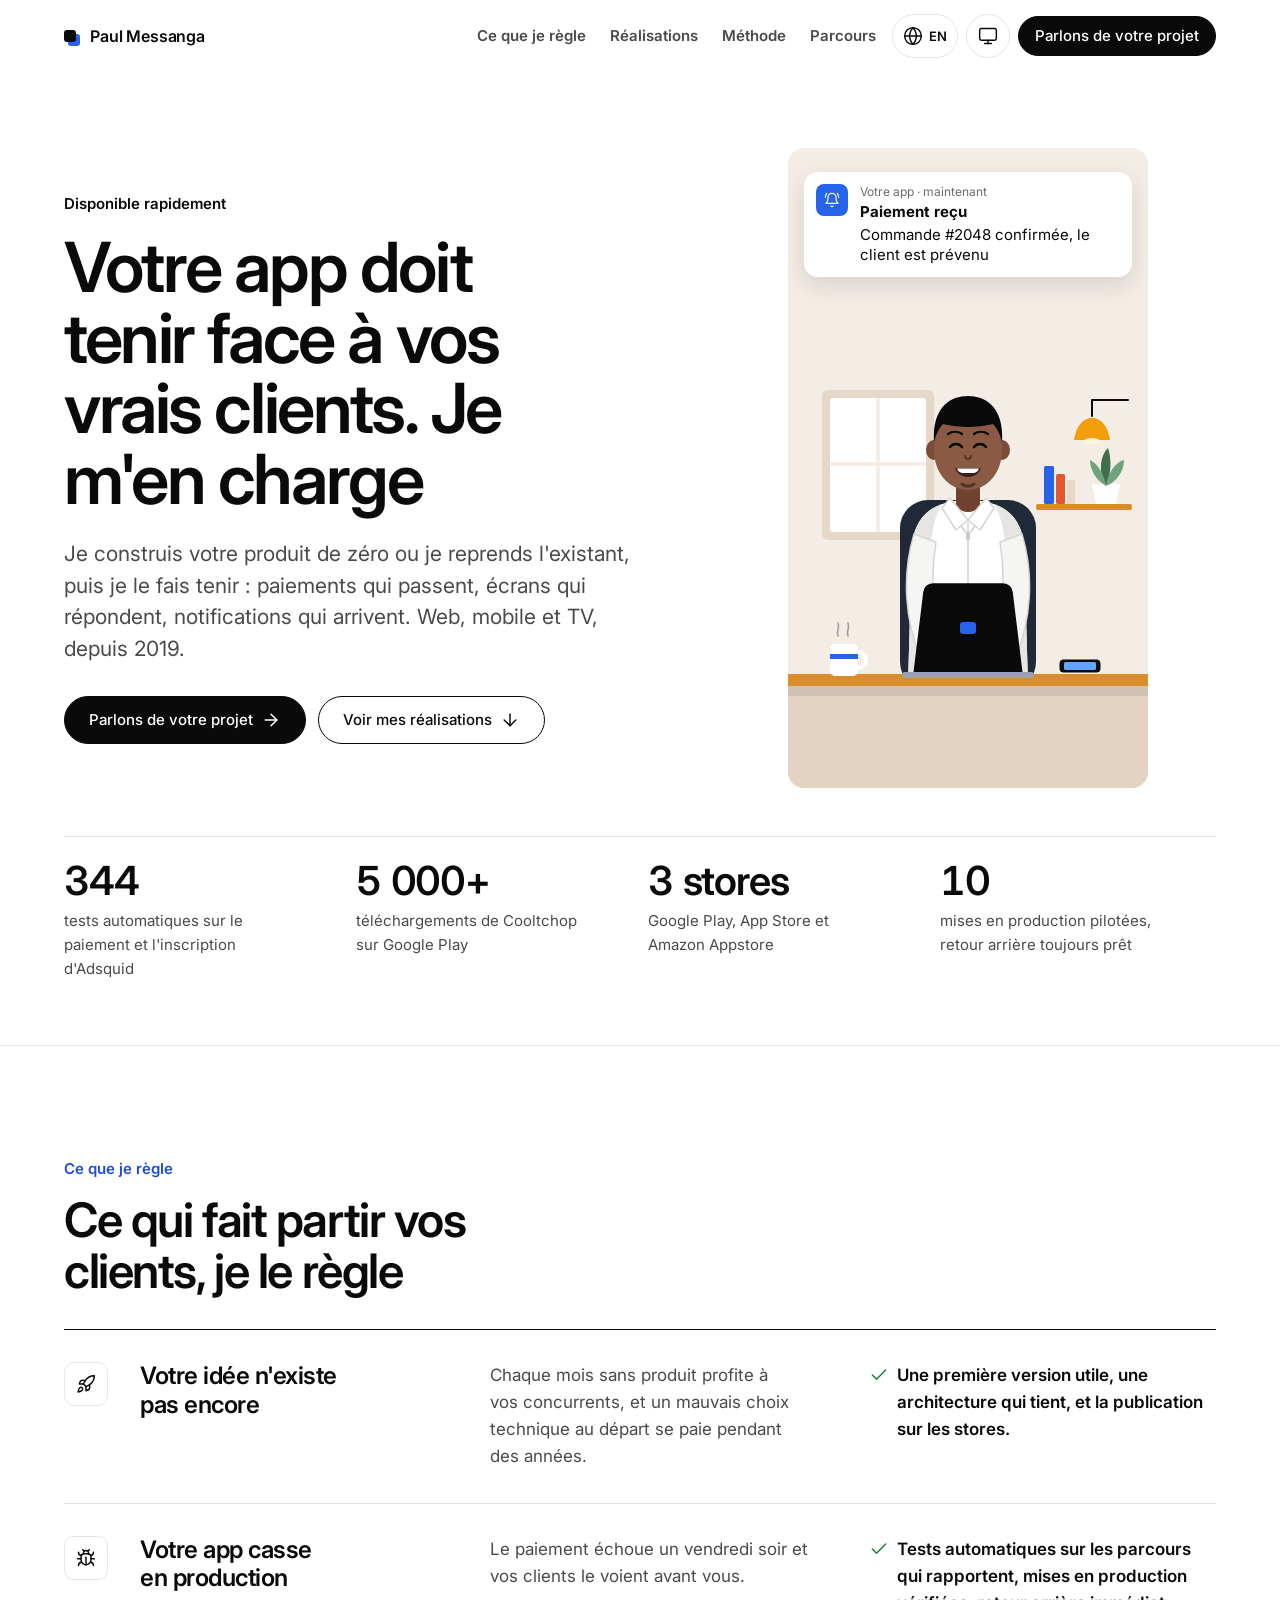
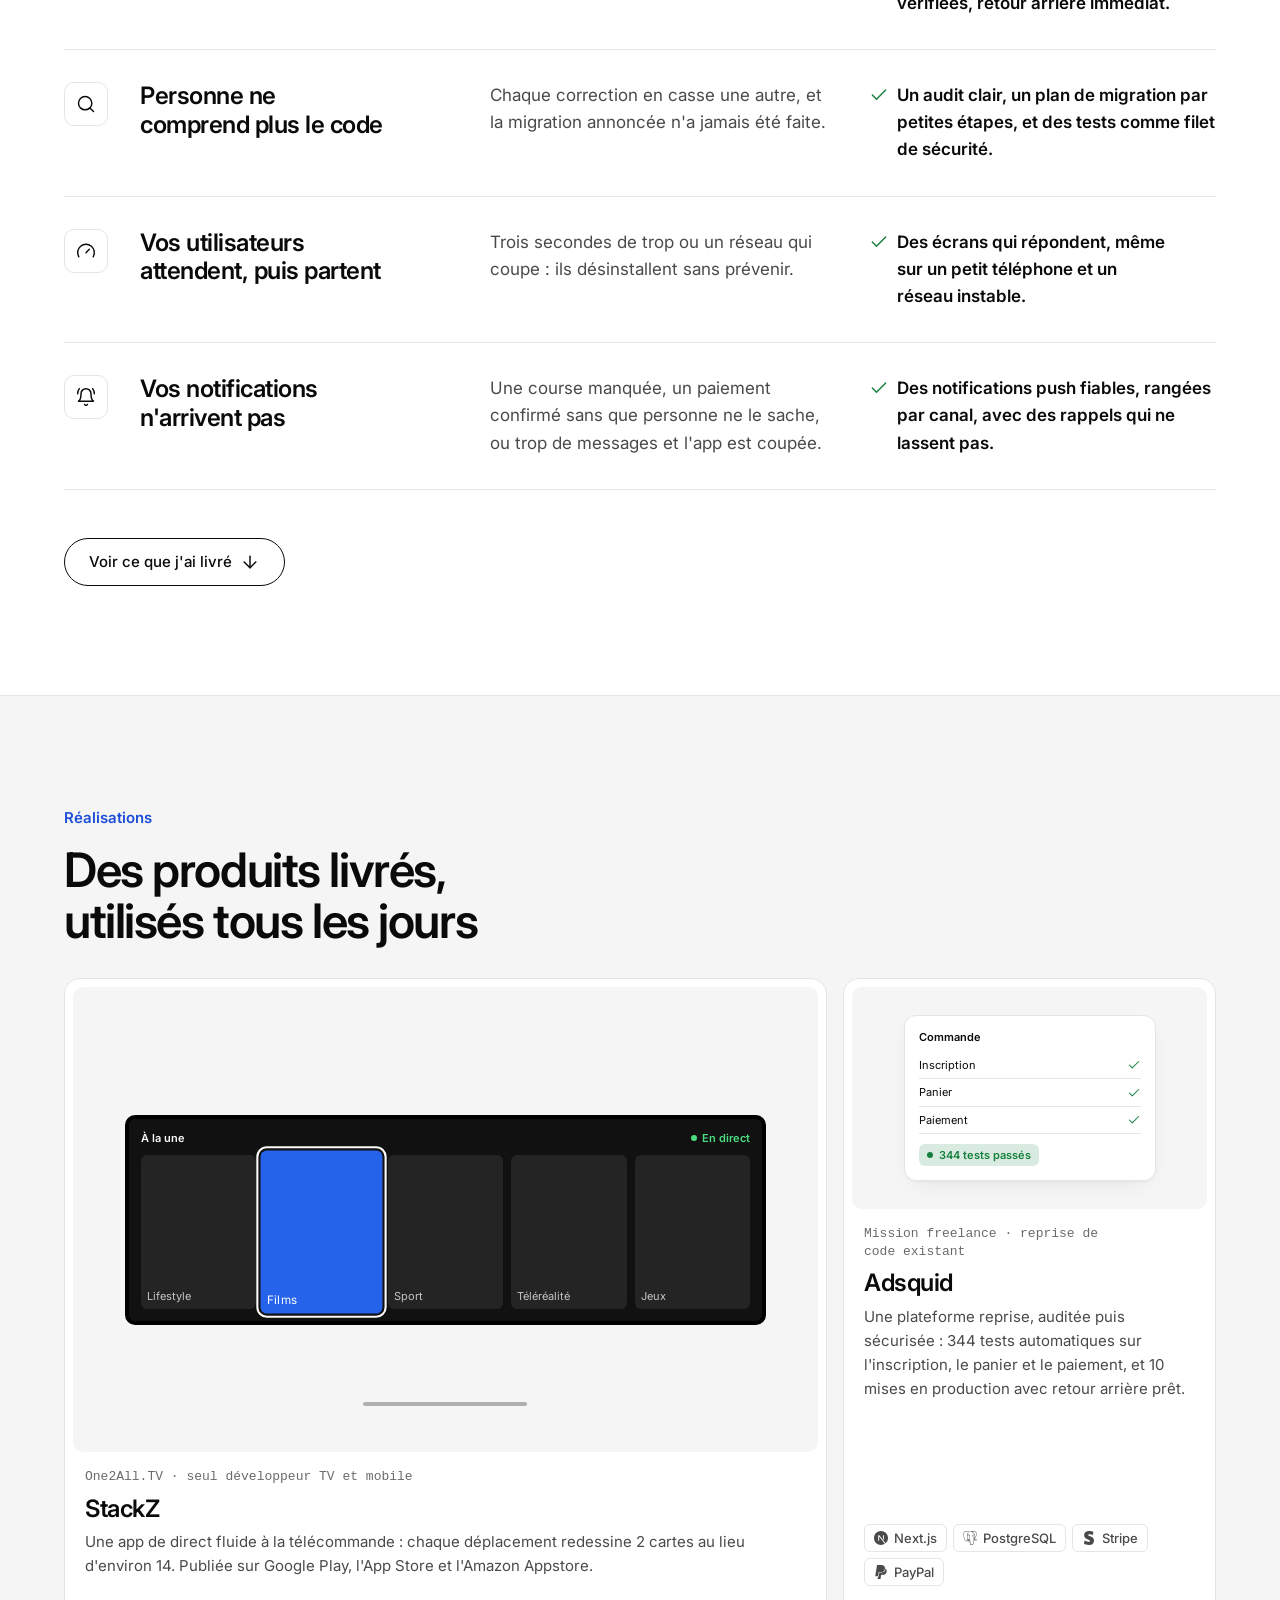
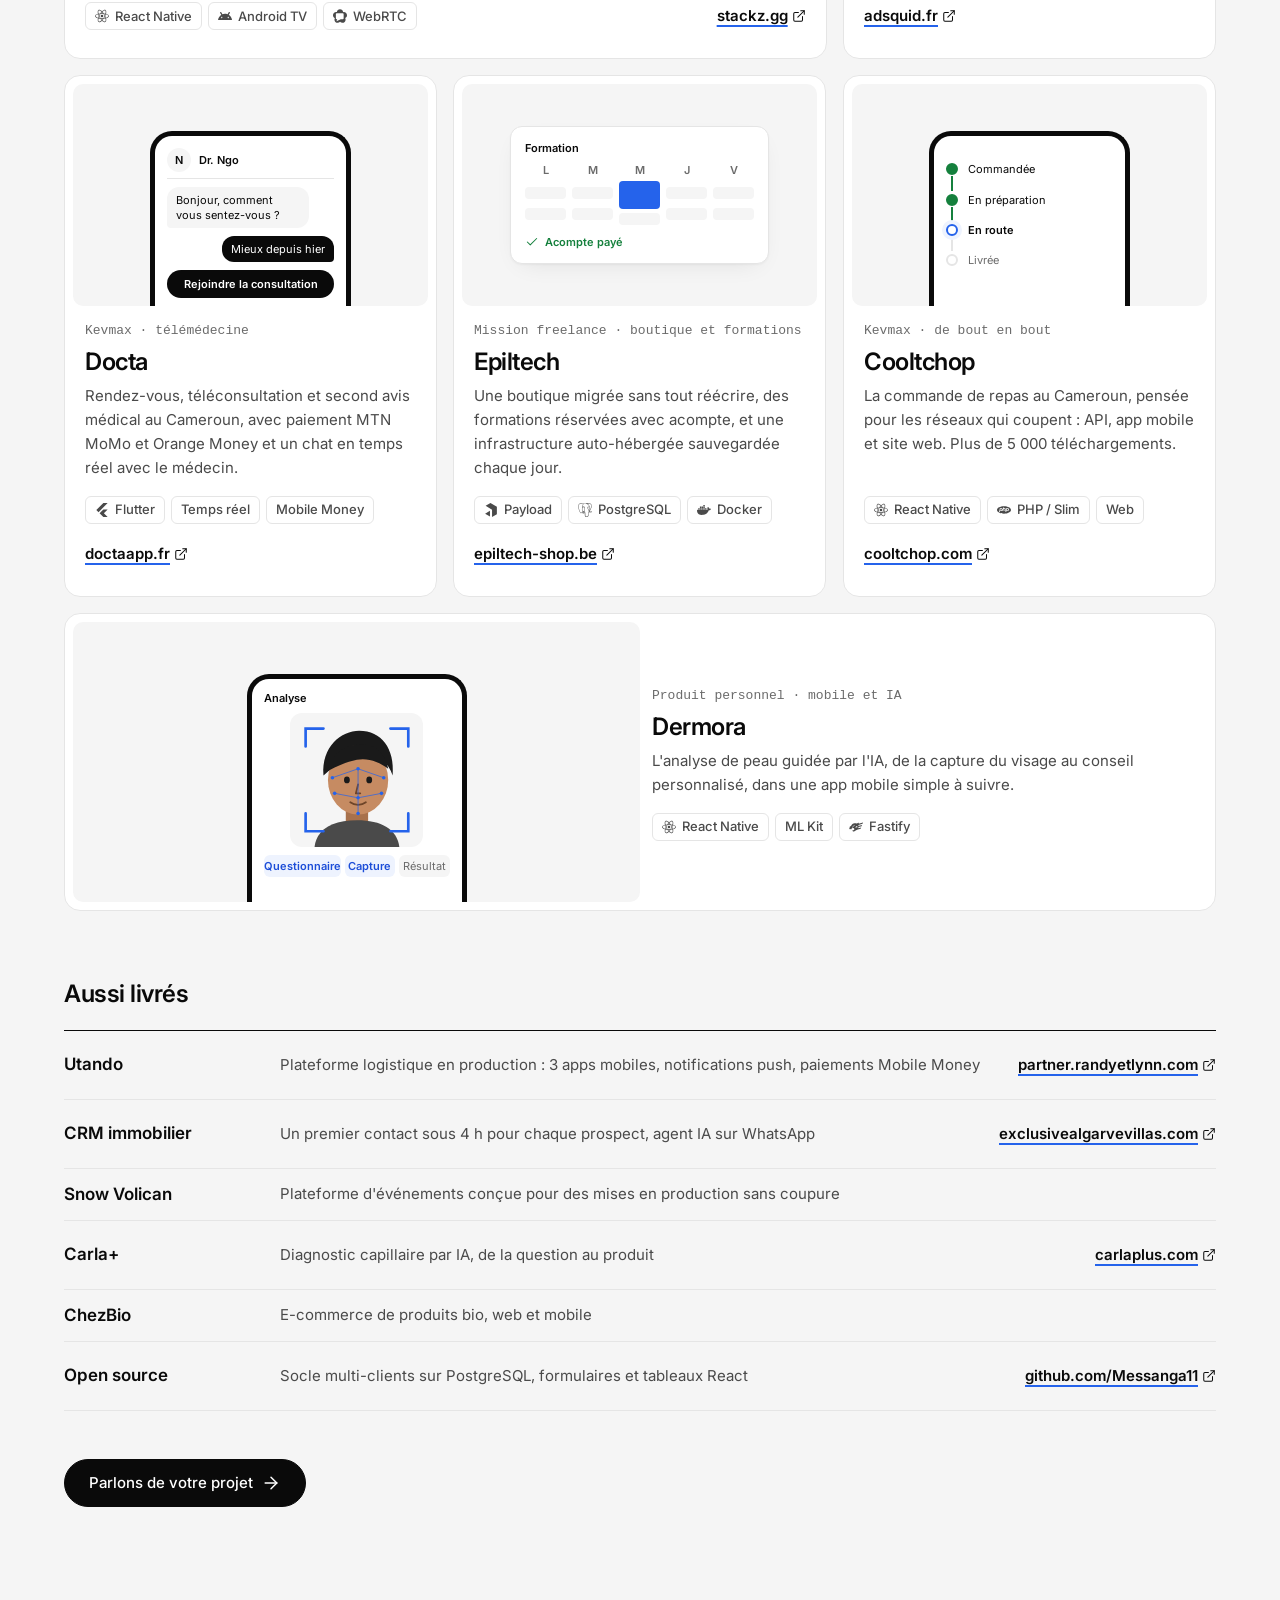
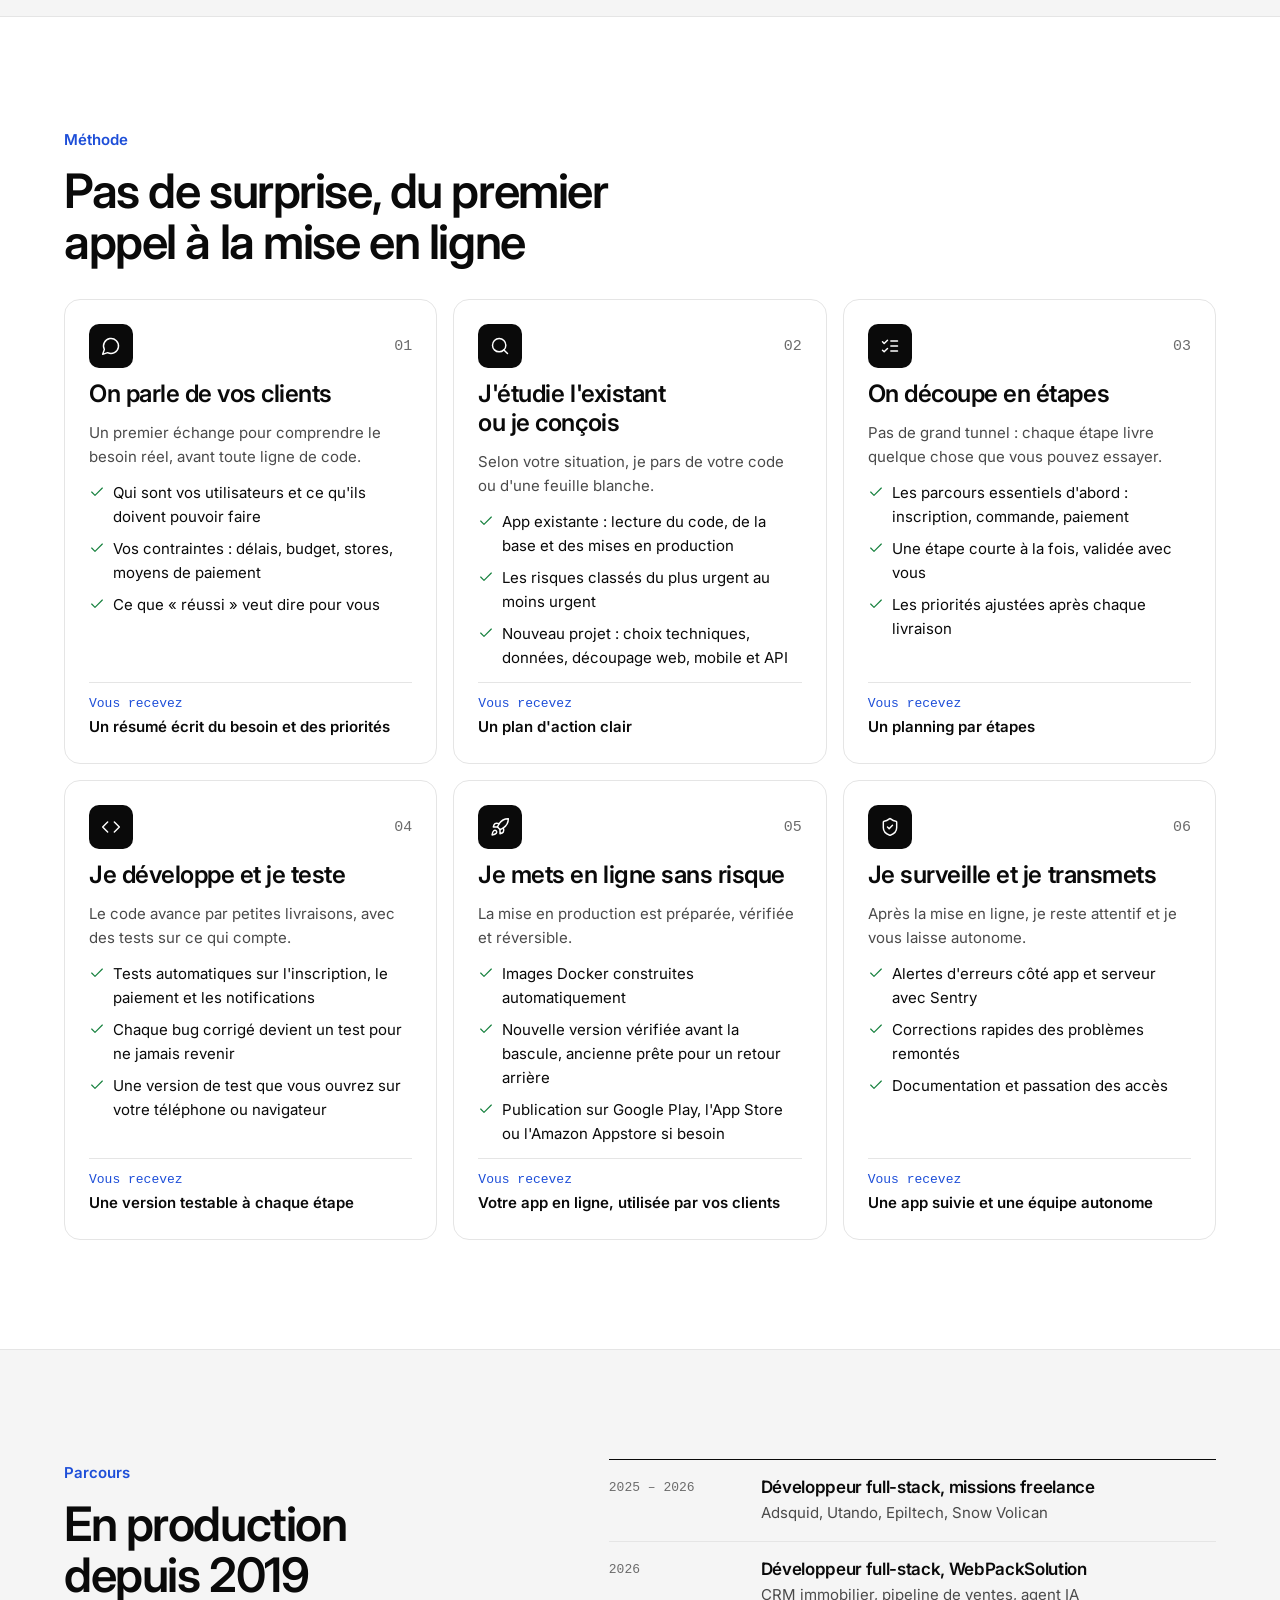
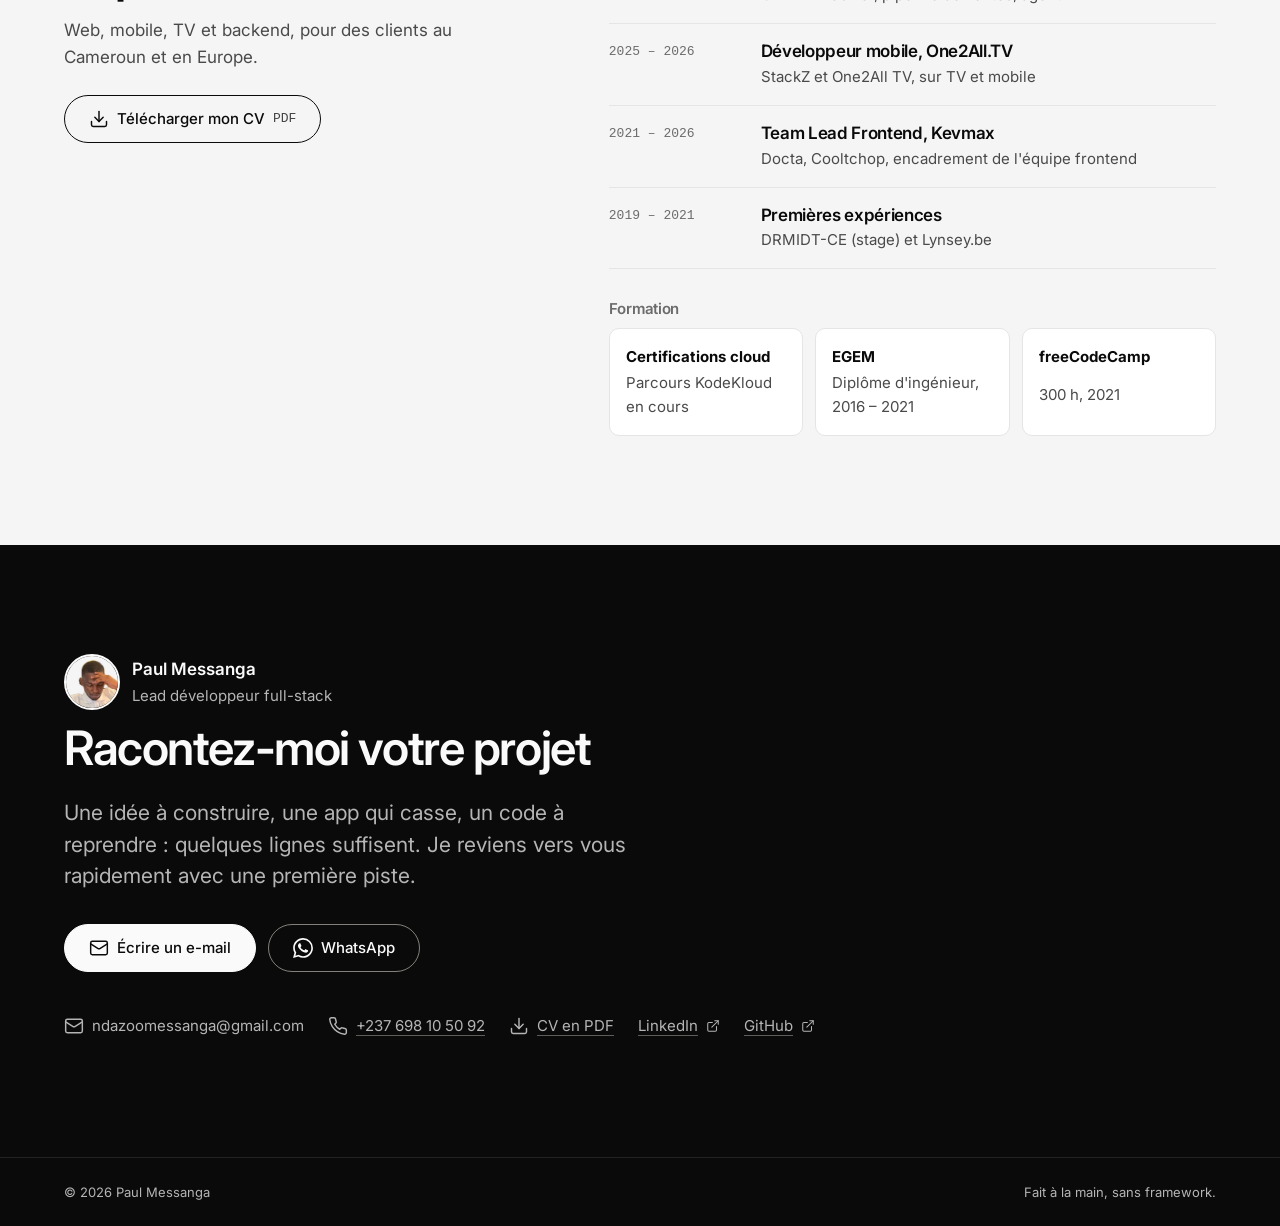
<file: index.html>
<!doctype html>
<!-- GENERATED by tools/build-i18n.mjs, edit tools/ instead -->
<html lang="fr">
<head>
  <meta charset="utf-8">
  <meta name="viewport" content="width=device-width, initial-scale=1, viewport-fit=cover">
  <title>Paul Messanga — Lead développeur full-stack (web, mobile, TV)</title>
  <meta name="description" content="Lead développeur full-stack. Je construis votre app de zéro ou je reprends l&#39;existant, et je la fais tenir face à vos vrais clients : web, mobile, TV, paiements, notifications push.">
  <meta name="author" content="Paul Messanga">
  <meta name="robots" content="index, follow, max-image-preview:large">
  <link rel="canonical" href="https://paul-messanga.ndazoomessanga.workers.dev/">
  <link rel="alternate" hreflang="fr" href="https://paul-messanga.ndazoomessanga.workers.dev/">
  <link rel="alternate" hreflang="en" href="https://paul-messanga.ndazoomessanga.workers.dev/en/">
  <link rel="alternate" hreflang="x-default" href="https://paul-messanga.ndazoomessanga.workers.dev/">
  <meta name="theme-color" content="#FFFFFF" media="(prefers-color-scheme: light)">
  <meta name="theme-color" content="#0A0A0A" media="(prefers-color-scheme: dark)">
  <meta name="color-scheme" content="light dark">
  <meta property="og:type" content="profile">
  <meta property="og:locale" content="fr_FR">
  <meta property="og:locale:alternate" content="en_US">
  <meta property="og:site_name" content="Paul Messanga">
  <meta property="og:title" content="Paul Messanga — Votre app doit tenir face à vos clients">
  <meta property="og:description" content="De zéro ou à reprendre : web, mobile et TV, paiements, temps réel et notifications push.">
  <meta property="og:url" content="https://paul-messanga.ndazoomessanga.workers.dev/">
  <meta property="og:image" content="https://paul-messanga.ndazoomessanga.workers.dev/assets/img/og-fr.png">
  <meta property="og:image:width" content="1200">
  <meta property="og:image:height" content="630">
  <meta property="og:image:alt" content="Paul Messanga, lead développeur full-stack">
  <meta name="twitter:card" content="summary_large_image">
  <meta name="twitter:title" content="Paul Messanga — Votre app doit tenir face à vos clients">
  <meta name="twitter:description" content="De zéro ou à reprendre : web, mobile et TV, paiements, temps réel et notifications push.">
  <meta name="twitter:image" content="https://paul-messanga.ndazoomessanga.workers.dev/assets/img/og-fr.png">
  <link rel="icon" href="/favicon.svg" type="image/svg+xml">
  <link rel="manifest" href="/site.webmanifest">
  <script>
(function(){try{var d=document.documentElement,s=localStorage.getItem('theme');
if(s==='light'||s==='dark')d.setAttribute('data-theme',s);
if(/bot|crawl|spider|lighthouse|headless|preview/i.test(navigator.userAgent))return;
var l=localStorage.getItem('lang'),here='fr',to=null;
if(l&&l!==here)to=l;
else if(!l&&here==='fr'&&location.pathname==='/'){var n=(navigator.languages||[navigator.language||''])
.map(function(x){return String(x).slice(0,2).toLowerCase()}).filter(function(x){return x==='fr'||x==='en'})[0];if(n==='en')to='en'}
if(to)location.replace((to==='en'?'/en/':'/')+location.hash)}catch(_){}})();
</script>
  <link rel="preconnect" href="https://fonts.googleapis.com">
  <link rel="preconnect" href="https://fonts.gstatic.com" crossorigin>
  <link rel="stylesheet" href="https://fonts.googleapis.com/css2?family=Inter:wght@400;500;600&display=swap">
  <link rel="stylesheet" href="/assets/css/styles.css">
  <link rel="modulepreload" href="/assets/js/main.js">
  <script type="module" src="/assets/js/main.js"></script>
  <script type="application/ld+json">{"@context":"https://schema.org","@graph":[{"@type":"Person","@id":"https://paul-messanga.ndazoomessanga.workers.dev/#paul","name":"Paul Messanga","jobTitle":"Lead développeur full-stack","url":"https://paul-messanga.ndazoomessanga.workers.dev/","image":"https://paul-messanga.ndazoomessanga.workers.dev/assets/img/paul.webp","email":"mailto:ndazoomessanga@gmail.com","telephone":"+237698105092","alumniOf":{"@type":"CollegeOrUniversity","name":"EGEM"},"knowsLanguage":["fr","en"],"knowsAbout":["Node.js","TypeScript","PostgreSQL","Docker","GitHub Actions","React","Next.js","React Native","Flutter","Push notifications","End-to-end testing"],"sameAs":["https://github.com/Messanga11","https://www.linkedin.com/in/paul-messanga-954a711b3"]},{"@type":"ProfilePage","@id":"https://paul-messanga.ndazoomessanga.workers.dev/#page","url":"https://paul-messanga.ndazoomessanga.workers.dev/","name":"Paul Messanga — Votre app doit tenir face à vos clients","inLanguage":"fr","mainEntity":{"@id":"https://paul-messanga.ndazoomessanga.workers.dev/#paul"}}]}</script>
</head>
<body data-menu-open="Ouvrir le menu" data-menu-close="Fermer le menu" data-theme-light="Thème : clair. Passer au sombre" data-theme-dark="Thème : sombre. Suivre le système" data-theme-system="Thème : système. Passer au clair">
  <svg class="sprite" aria-hidden="true" focusable="false"><defs><symbol id="i-arrow-right" viewBox="0 0 24 24"><path d="M5 12h14"/><path d="m12 5 7 7-7 7"/></symbol><symbol id="i-arrow-down" viewBox="0 0 24 24"><path d="M12 5v14"/><path d="m19 12-7 7-7-7"/></symbol><symbol id="i-mail" viewBox="0 0 24 24"><rect width="20" height="16" x="2" y="4" rx="2"/><path d="m22 7-8.97 5.7a1.94 1.94 0 0 1-2.06 0L2 7"/></symbol><symbol id="i-message" viewBox="0 0 24 24"><path d="M7.9 20A9 9 0 1 0 4 16.1L2 22Z"/></symbol><symbol id="i-phone" viewBox="0 0 24 24"><path d="M22 16.92v3a2 2 0 0 1-2.18 2 19.79 19.79 0 0 1-8.63-3.07 19.5 19.5 0 0 1-6-6 19.79 19.79 0 0 1-3.07-8.67A2 2 0 0 1 4.11 2h3a2 2 0 0 1 2 1.72 12.84 12.84 0 0 0 .7 2.81 2 2 0 0 1-.45 2.11L8.09 9.91a16 16 0 0 0 6 6l1.27-1.27a2 2 0 0 1 2.11-.45 12.84 12.84 0 0 0 2.81.7A2 2 0 0 1 22 16.92z"/></symbol><symbol id="i-download" viewBox="0 0 24 24"><path d="M21 15v4a2 2 0 0 1-2 2H5a2 2 0 0 1-2-2v-4"/><path d="m7 10 5 5 5-5"/><path d="M12 15V3"/></symbol><symbol id="i-sun" viewBox="0 0 24 24"><circle cx="12" cy="12" r="4"/><path d="M12 2v2"/><path d="M12 20v2"/><path d="m4.93 4.93 1.41 1.41"/><path d="m17.66 17.66 1.41 1.41"/><path d="M2 12h2"/><path d="M20 12h2"/><path d="m6.34 17.66-1.41 1.41"/><path d="m19.07 4.93-1.41 1.41"/></symbol><symbol id="i-moon" viewBox="0 0 24 24"><path d="M12 3a6 6 0 0 0 9 9 9 9 0 1 1-9-9Z"/></symbol><symbol id="i-monitor" viewBox="0 0 24 24"><rect width="20" height="14" x="2" y="3" rx="2"/><path d="M8 21h8"/><path d="M12 17v4"/></symbol><symbol id="i-globe" viewBox="0 0 24 24"><circle cx="12" cy="12" r="10"/><path d="M12 2a14.5 14.5 0 0 0 0 20 14.5 14.5 0 0 0 0-20"/><path d="M2 12h20"/></symbol><symbol id="i-menu" viewBox="0 0 24 24"><path d="M4 6h16"/><path d="M4 12h16"/><path d="M4 18h16"/></symbol><symbol id="i-x" viewBox="0 0 24 24"><path d="M18 6 6 18"/><path d="m6 6 12 12"/></symbol><symbol id="i-check" viewBox="0 0 24 24"><path d="M20 6 9 17l-5-5"/></symbol><symbol id="i-rocket" viewBox="0 0 24 24"><path d="M4.5 16.5c-1.5 1.26-2 5-2 5s3.74-.5 5-2c.71-.84.7-2.13-.09-2.91a2.18 2.18 0 0 0-2.91-.09z"/><path d="m12 15-3-3a22 22 0 0 1 2-3.95A12.88 12.88 0 0 1 22 2c0 2.72-.78 7.5-6 11a22.35 22.35 0 0 1-4 2z"/><path d="M9 12H4s.55-3.03 2-4c1.62-1.08 5 0 5 0"/><path d="M12 15v5s3.03-.55 4-2c1.08-1.62 0-5 0-5"/></symbol><symbol id="i-bug" viewBox="0 0 24 24"><path d="m8 2 1.88 1.88"/><path d="M14.12 3.88 16 2"/><path d="M9 7.13v-1a3.003 3.003 0 1 1 6 0v1"/><path d="M12 20c-3.3 0-6-2.7-6-6v-3a4 4 0 0 1 4-4h4a4 4 0 0 1 4 4v3c0 3.3-2.7 6-6 6"/><path d="M12 20v-9"/><path d="M6.53 9C4.6 8.8 3 7.1 3 5"/><path d="M6 13H2"/><path d="M3 21c0-2.1 1.7-3.9 3.8-4"/><path d="M20.97 5c0 2.1-1.6 3.8-3.5 4"/><path d="M22 13h-4"/><path d="M17.2 17c2.1.1 3.8 1.9 3.8 4"/></symbol><symbol id="i-search" viewBox="0 0 24 24"><circle cx="11" cy="11" r="8"/><path d="m21 21-4.3-4.3"/></symbol><symbol id="i-gauge" viewBox="0 0 24 24"><path d="m12 14 4-4"/><path d="M3.34 19a10 10 0 1 1 17.32 0"/></symbol><symbol id="i-bell" viewBox="0 0 24 24"><path d="M6 8a6 6 0 0 1 12 0c0 7 3 9 3 9H3s3-2 3-9"/><path d="M10.3 21a1.94 1.94 0 0 0 3.4 0"/><path d="M4 2C2.8 3.7 2 5.7 2 8"/><path d="M22 8c0-2.3-.8-4.3-2-6"/></symbol><symbol id="i-external" viewBox="0 0 24 24"><path d="M15 3h6v6"/><path d="M10 14 21 3"/><path d="M18 13v6a2 2 0 0 1-2 2H5a2 2 0 0 1-2-2V8a2 2 0 0 1 2-2h6"/></symbol><symbol id="i-list" viewBox="0 0 24 24"><path d="m3 17 2 2 4-4"/><path d="m3 7 2 2 4-4"/><path d="M13 6h8"/><path d="M13 12h8"/><path d="M13 18h8"/></symbol><symbol id="i-code" viewBox="0 0 24 24"><path d="m16 18 6-6-6-6"/><path d="m8 6-6 6 6 6"/></symbol><symbol id="i-shield" viewBox="0 0 24 24"><path d="M20 13c0 5-3.5 7.5-7.66 8.95a1 1 0 0 1-.67-.01C7.5 20.5 4 18 4 13V6a1 1 0 0 1 1-1c2 0 4.5-1.2 6.24-2.72a1.17 1.17 0 0 1 1.52 0C14.51 3.81 17 5 19 5a1 1 0 0 1 1 1z"/><path d="m9 12 2 2 4-4"/></symbol></defs></svg>
  <svg class="sprite" aria-hidden="true" focusable="false"><defs><symbol id="b-react" viewBox="0 0 24 24"><path d="M14.23 12.004a2.236 2.236 0 0 1-2.235 2.236 2.236 2.236 0 0 1-2.236-2.236 2.236 2.236 0 0 1 2.235-2.236 2.236 2.236 0 0 1 2.236 2.236zm2.648-10.69c-1.346 0-3.107.96-4.888 2.622-1.78-1.653-3.542-2.602-4.887-2.602-.41 0-.783.093-1.106.278-1.375.793-1.683 3.264-.973 6.365C1.98 8.917 0 10.42 0 12.004c0 1.59 1.99 3.097 5.043 4.03-.704 3.113-.39 5.588.988 6.38.32.187.69.275 1.102.275 1.345 0 3.107-.96 4.888-2.624 1.78 1.654 3.542 2.603 4.887 2.603.41 0 .783-.09 1.106-.275 1.374-.792 1.683-3.263.973-6.365C22.02 15.096 24 13.59 24 12.004c0-1.59-1.99-3.097-5.043-4.032.704-3.11.39-5.587-.988-6.38-.318-.184-.688-.277-1.092-.278zm-.005 1.09v.006c.225 0 .406.044.558.127.666.382.955 1.835.73 3.704-.054.46-.142.945-.25 1.44-.96-.236-2.006-.417-3.107-.534-.66-.905-1.345-1.727-2.035-2.447 1.592-1.48 3.087-2.292 4.105-2.295zm-9.77.02c1.012 0 2.514.808 4.11 2.28-.686.72-1.37 1.537-2.02 2.442-1.107.117-2.154.298-3.113.538-.112-.49-.195-.964-.254-1.42-.23-1.868.054-3.32.714-3.707.19-.09.4-.127.563-.132zm4.882 3.05c.455.468.91.992 1.36 1.564-.44-.02-.89-.034-1.345-.034-.46 0-.915.01-1.36.034.44-.572.895-1.096 1.345-1.565zM12 8.1c.74 0 1.477.034 2.202.093.406.582.802 1.203 1.183 1.86.372.64.71 1.29 1.018 1.946-.308.655-.646 1.31-1.013 1.95-.38.66-.773 1.288-1.18 1.87-.728.063-1.466.098-2.21.098-.74 0-1.477-.035-2.202-.093-.406-.582-.802-1.204-1.183-1.86-.372-.64-.71-1.29-1.018-1.946.303-.657.646-1.313 1.013-1.954.38-.66.773-1.286 1.18-1.868.728-.064 1.466-.098 2.21-.098zm-3.635.254c-.24.377-.48.763-.704 1.16-.225.39-.435.782-.635 1.174-.265-.656-.49-1.31-.676-1.947.64-.15 1.315-.283 2.015-.386zm7.26 0c.695.103 1.365.23 2.006.387-.18.632-.405 1.282-.66 1.933-.2-.39-.41-.783-.64-1.174-.225-.392-.465-.774-.705-1.146zm3.063.675c.484.15.944.317 1.375.498 1.732.74 2.852 1.708 2.852 2.476-.005.768-1.125 1.74-2.857 2.475-.42.18-.88.342-1.355.493-.28-.958-.646-1.956-1.1-2.98.45-1.017.81-2.01 1.085-2.964zm-13.395.004c.278.96.645 1.957 1.1 2.98-.45 1.017-.812 2.01-1.086 2.964-.484-.15-.944-.318-1.37-.5-1.732-.737-2.852-1.706-2.852-2.474 0-.768 1.12-1.742 2.852-2.476.42-.18.88-.342 1.356-.494zm11.678 4.28c.265.657.49 1.312.676 1.948-.64.157-1.316.29-2.016.39.24-.375.48-.762.705-1.158.225-.39.435-.788.636-1.18zm-9.945.02c.2.392.41.783.64 1.175.23.39.465.772.705 1.143-.695-.102-1.365-.23-2.006-.386.18-.63.406-1.282.66-1.933zM17.92 16.32c.112.493.2.968.254 1.423.23 1.868-.054 3.32-.714 3.708-.147.09-.338.128-.563.128-1.012 0-2.514-.807-4.11-2.28.686-.72 1.37-1.536 2.02-2.44 1.107-.118 2.154-.3 3.113-.54zm-11.83.01c.96.234 2.006.415 3.107.532.66.905 1.345 1.727 2.035 2.446-1.595 1.483-3.092 2.295-4.11 2.295-.22-.005-.406-.05-.553-.132-.666-.38-.955-1.834-.73-3.703.054-.46.142-.944.25-1.438zm4.56.64c.44.02.89.034 1.345.034.46 0 .915-.01 1.36-.034-.44.572-.895 1.095-1.345 1.565-.455-.47-.91-.993-1.36-1.565z"/></symbol><symbol id="b-android" viewBox="0 0 24 24"><path d="M18.4395 5.5586c-.675 1.1664-1.352 2.3318-2.0274 3.498-.0366-.0155-.0742-.0286-.1113-.043-1.8249-.6957-3.484-.8-4.42-.787-1.8551.0185-3.3544.4643-4.2597.8203-.084-.1494-1.7526-3.021-2.0215-3.4864a1.1451 1.1451 0 0 0-.1406-.1914c-.3312-.364-.9054-.4859-1.379-.203-.475.282-.7136.9361-.3886 1.5019 1.9466 3.3696-.0966-.2158 1.9473 3.3593.0172.031-.4946.2642-1.3926 1.0177C2.8987 12.176.452 14.772 0 18.9902h24c-.119-1.1108-.3686-2.099-.7461-3.0683-.7438-1.9118-1.8435-3.2928-2.7402-4.1836a12.1048 12.1048 0 0 0-2.1309-1.6875c.6594-1.122 1.312-2.2559 1.9649-3.3848.2077-.3615.1886-.7956-.0079-1.1191a1.1001 1.1001 0 0 0-.8515-.5332c-.5225-.0536-.9392.3128-1.0488.5449zm-.0391 8.461c.3944.5926.324 1.3306-.1563 1.6503-.4799.3197-1.188.0985-1.582-.4941-.3944-.5927-.324-1.3307.1563-1.6504.4727-.315 1.1812-.1086 1.582.4941zM7.207 13.5273c.4803.3197.5506 1.0577.1563 1.6504-.394.5926-1.1038.8138-1.584.4941-.48-.3197-.5503-1.0577-.1563-1.6504.4008-.6021 1.1087-.8106 1.584-.4941z"/></symbol><symbol id="b-webrtc" viewBox="0 0 24 24"><path d="M11.9998.3598c-2.8272 0-5.1456 2.1733-5.3793 4.94a5.4117 5.4117 0 00-1.2207-.1401C2.418 5.1597 0 7.5779 0 10.5603c0 2.2203 1.341 4.1274 3.2568 4.957a5.3734 5.3734 0 00-.7372 2.7227c0 2.9823 2.4175 5.4002 5.4002 5.4002 1.6627 0 3.1492-.7522 4.1397-1.934.9906 1.1818 2.4773 1.934 4.1398 1.934 2.983 0 5.4004-2.418 5.4004-5.4002 0-.9719-.258-1.883-.7073-2.6708C22.7283 14.7068 24 12.8418 24 10.6795c0-2.9823-2.4175-5.4006-5.3998-5.4006-.417 0-.8223.049-1.2121.1384C17.2112 2.5949 14.867.3598 11.9998.3598zm-5.717 6.8683h10.5924c.7458 0 1.352.605 1.352 1.3487v7.6463c0 .7438-.6062 1.3482-1.352 1.3482h-3.6085l-7.24 3.5491 1.1008-3.5491h-.8447c-.7458 0-1.3522-.6044-1.3522-1.3482V8.5768c0-.7438.6064-1.3487 1.3522-1.3487Z"/></symbol><symbol id="b-nextdotjs" viewBox="0 0 24 24"><path d="M18.665 21.978C16.758 23.255 14.465 24 12 24 5.377 24 0 18.623 0 12S5.377 0 12 0s12 5.377 12 12c0 3.583-1.574 6.801-4.067 9.001L9.219 7.2H7.2v9.596h1.615V9.251l9.85 12.727Zm-3.332-8.533 1.6 2.061V7.2h-1.6v6.245Z"/></symbol><symbol id="b-postgresql" viewBox="0 0 24 24"><path d="M23.5594 14.7228a.5269.5269 0 0 0-.0563-.1191c-.139-.2632-.4768-.3418-1.0074-.2321-1.6533.3411-2.2935.1312-2.5256-.0191 1.342-2.0482 2.445-4.522 3.0411-6.8297.2714-1.0507.7982-3.5237.1222-4.7316a1.5641 1.5641 0 0 0-.1509-.235C21.6931.9086 19.8007.0248 17.5099.0005c-1.4947-.0158-2.7705.3461-3.1161.4794a9.449 9.449 0 0 0-.5159-.0816 8.044 8.044 0 0 0-1.3114-.1278c-1.1822-.0184-2.2038.2642-3.0498.8406-.8573-.3211-4.7888-1.645-7.2219.0788C.9359 2.1526.3086 3.8733.4302 6.3043c.0409.818.5069 3.334 1.2423 5.7436.4598 1.5065.9387 2.7019 1.4334 3.582.553.9942 1.1259 1.5933 1.7143 1.7895.4474.1491 1.1327.1441 1.8581-.7279.8012-.9635 1.5903-1.8258 1.9446-2.2069.4351.2355.9064.3625 1.39.3772a.0569.0569 0 0 0 .0004.0041 11.0312 11.0312 0 0 0-.2472.3054c-.3389.4302-.4094.5197-1.5002.7443-.3102.064-1.1344.2339-1.1464.8115-.0025.1224.0329.2309.0919.3268.2269.4231.9216.6097 1.015.6331 1.3345.3335 2.5044.092 3.3714-.6787-.017 2.231.0775 4.4174.3454 5.0874.2212.5529.7618 1.9045 2.4692 1.9043.2505 0 .5263-.0291.8296-.0941 1.7819-.3821 2.5557-1.1696 2.855-2.9059.1503-.8707.4016-2.8753.5388-4.1012.0169-.0703.0357-.1207.057-.1362.0007-.0005.0697-.0471.4272.0307a.3673.3673 0 0 0 .0443.0068l.2539.0223.0149.001c.8468.0384 1.9114-.1426 2.5312-.4308.6438-.2988 1.8057-1.0323 1.5951-1.6698zM2.371 11.8765c-.7435-2.4358-1.1779-4.8851-1.2123-5.5719-.1086-2.1714.4171-3.6829 1.5623-4.4927 1.8367-1.2986 4.8398-.5408 6.108-.13-.0032.0032-.0066.0061-.0098.0094-2.0238 2.044-1.9758 5.536-1.9708 5.7495-.0002.0823.0066.1989.0162.3593.0348.5873.0996 1.6804-.0735 2.9184-.1609 1.1504.1937 2.2764.9728 3.0892.0806.0841.1648.1631.2518.2374-.3468.3714-1.1004 1.1926-1.9025 2.1576-.5677.6825-.9597.5517-1.0886.5087-.3919-.1307-.813-.5871-1.2381-1.3223-.4796-.839-.9635-2.0317-1.4155-3.5126zm6.0072 5.0871c-.1711-.0428-.3271-.1132-.4322-.1772.0889-.0394.2374-.0902.4833-.1409 1.2833-.2641 1.4815-.4506 1.9143-1.0002.0992-.126.2116-.2687.3673-.4426a.3549.3549 0 0 0 .0737-.1298c.1708-.1513.2724-.1099.4369-.0417.156.0646.3078.26.3695.4752.0291.1016.0619.2945-.0452.4444-.9043 1.2658-2.2216 1.2494-3.1676 1.0128zm2.094-3.988-.0525.141c-.133.3566-.2567.6881-.3334 1.003-.6674-.0021-1.3168-.2872-1.8105-.8024-.6279-.6551-.9131-1.5664-.7825-2.5004.1828-1.3079.1153-2.4468.079-3.0586-.005-.0857-.0095-.1607-.0122-.2199.2957-.2621 1.6659-.9962 2.6429-.7724.4459.1022.7176.4057.8305.928.5846 2.7038.0774 3.8307-.3302 4.7363-.084.1866-.1633.3629-.2311.5454zm7.3637 4.5725c-.0169.1768-.0358.376-.0618.5959l-.146.4383a.3547.3547 0 0 0-.0182.1077c-.0059.4747-.054.6489-.115.8693-.0634.2292-.1353.4891-.1794 1.0575-.11 1.4143-.8782 2.2267-2.4172 2.5565-1.5155.3251-1.7843-.4968-2.0212-1.2217a6.5824 6.5824 0 0 0-.0769-.2266c-.2154-.5858-.1911-1.4119-.1574-2.5551.0165-.5612-.0249-1.9013-.3302-2.6462.0044-.2932.0106-.5909.019-.8918a.3529.3529 0 0 0-.0153-.1126 1.4927 1.4927 0 0 0-.0439-.208c-.1226-.4283-.4213-.7866-.7797-.9351-.1424-.059-.4038-.1672-.7178-.0869.067-.276.1831-.5875.309-.9249l.0529-.142c.0595-.16.134-.3257.213-.5012.4265-.9476 1.0106-2.2453.3766-5.1772-.2374-1.0981-1.0304-1.6343-2.2324-1.5098-.7207.0746-1.3799.3654-1.7088.5321a5.6716 5.6716 0 0 0-.1958.1041c.0918-1.1064.4386-3.1741 1.7357-4.4823a4.0306 4.0306 0 0 1 .3033-.276.3532.3532 0 0 0 .1447-.0644c.7524-.5706 1.6945-.8506 2.802-.8325.4091.0067.8017.0339 1.1742.081 1.939.3544 3.2439 1.4468 4.0359 2.3827.8143.9623 1.2552 1.9315 1.4312 2.4543-1.3232-.1346-2.2234.1268-2.6797.779-.9926 1.4189.543 4.1729 1.2811 5.4964.1353.2426.2522.4522.2889.5413.2403.5825.5515.9713.7787 1.2552.0696.087.1372.1714.1885.245-.4008.1155-1.1208.3825-1.0552 1.717-.0123.1563-.0423.4469-.0834.8148-.0461.2077-.0702.4603-.0994.7662zm.8905-1.6211c-.0405-.8316.2691-.9185.5967-1.0105a2.8566 2.8566 0 0 0 .135-.0406 1.202 1.202 0 0 0 .1342.103c.5703.3765 1.5823.4213 3.0068.1344-.2016.1769-.5189.3994-.9533.6011-.4098.1903-1.0957.333-1.7473.3636-.7197.0336-1.0859-.0807-1.1721-.151zm.5695-9.2712c-.0059.3508-.0542.6692-.1054 1.0017-.055.3576-.112.7274-.1264 1.1762-.0142.4368.0404.8909.0932 1.3301.1066.887.216 1.8003-.2075 2.7014a3.5272 3.5272 0 0 1-.1876-.3856c-.0527-.1276-.1669-.3326-.3251-.6162-.6156-1.1041-2.0574-3.6896-1.3193-4.7446.3795-.5427 1.3408-.5661 2.1781-.463zm.2284 7.0137a12.3762 12.3762 0 0 0-.0853-.1074l-.0355-.0444c.7262-1.1995.5842-2.3862.4578-3.4385-.0519-.4318-.1009-.8396-.0885-1.2226.0129-.4061.0666-.7543.1185-1.0911.0639-.415.1288-.8443.1109-1.3505.0134-.0531.0188-.1158.0118-.1902-.0457-.4855-.5999-1.938-1.7294-3.253-.6076-.7073-1.4896-1.4972-2.6889-2.0395.5251-.1066 1.2328-.2035 2.0244-.1859 2.0515.0456 3.6746.8135 4.8242 2.2824a.908.908 0 0 1 .0667.1002c.7231 1.3556-.2762 6.2751-2.9867 10.5405zm-8.8166-6.1162c-.025.1794-.3089.4225-.6211.4225a.5821.5821 0 0 1-.0809-.0056c-.1873-.026-.3765-.144-.5059-.3156-.0458-.0605-.1203-.178-.1055-.2844.0055-.0401.0261-.0985.0925-.1488.1182-.0894.3518-.1226.6096-.0867.3163.0441.6426.1938.6113.4186zm7.9305-.4114c.0111.0792-.049.201-.1531.3102-.0683.0717-.212.1961-.4079.2232a.5456.5456 0 0 1-.075.0052c-.2935 0-.5414-.2344-.5607-.3717-.024-.1765.2641-.3106.5611-.352.297-.0414.6111.0088.6356.1851z"/></symbol><symbol id="b-stripe" viewBox="0 0 24 24"><path d="M13.976 9.15c-2.172-.806-3.356-1.426-3.356-2.409 0-.831.683-1.305 1.901-1.305 2.227 0 4.515.858 6.09 1.631l.89-5.494C18.252.975 15.697 0 12.165 0 9.667 0 7.589.654 6.104 1.872 4.56 3.147 3.757 4.992 3.757 7.218c0 4.039 2.467 5.76 6.476 7.219 2.585.92 3.445 1.574 3.445 2.583 0 .98-.84 1.545-2.354 1.545-1.875 0-4.965-.921-6.99-2.109l-.9 5.555C5.175 22.99 8.385 24 11.714 24c2.641 0 4.843-.624 6.328-1.813 1.664-1.305 2.525-3.236 2.525-5.732 0-4.128-2.524-5.851-6.594-7.305h.003z"/></symbol><symbol id="b-paypal" viewBox="0 0 24 24"><path d="M7.016 19.198h-4.2a.562.562 0 0 1-.555-.65L5.093.584A.692.692 0 0 1 5.776 0h7.222c3.417 0 5.904 2.488 5.846 5.5-.006.25-.027.5-.066.747A6.794 6.794 0 0 1 12.071 12H8.743a.69.69 0 0 0-.682.583l-.325 2.056-.013.083-.692 4.39-.015.087zM19.79 6.142c-.01.087-.01.175-.023.261a7.76 7.76 0 0 1-7.695 6.598H9.007l-.283 1.795-.013.083-.692 4.39-.134.843-.014.088H6.86l-.497 3.15a.562.562 0 0 0 .555.65h3.612c.34 0 .63-.249.683-.585l.952-6.031a.692.692 0 0 1 .683-.584h2.126a6.793 6.793 0 0 0 6.707-5.752c.306-1.95-.466-3.744-1.89-4.906z"/></symbol><symbol id="b-flutter" viewBox="0 0 24 24"><path d="M14.314 0L2.3 12 6 15.7 21.684.013h-7.357zm.014 11.072L7.857 17.53l6.47 6.47H21.7l-6.46-6.468 6.46-6.46h-7.37z"/></symbol><symbol id="b-payloadcms" viewBox="0 0 24 24"><path d="M11.068 0 22.08 6.625v12.573L13.787 24V11.427L2.769 4.808 11.068 0ZM1.92 18.302l8.31-4.812v9.812l-8.31-5Z"/></symbol><symbol id="b-docker" viewBox="0 0 24 24"><path d="M13.983 11.078h2.119a.186.186 0 00.186-.185V9.006a.186.186 0 00-.186-.186h-2.119a.185.185 0 00-.185.185v1.888c0 .102.083.185.185.185m-2.954-5.43h2.118a.186.186 0 00.186-.186V3.574a.186.186 0 00-.186-.185h-2.118a.185.185 0 00-.185.185v1.888c0 .102.082.185.185.185m0 2.716h2.118a.187.187 0 00.186-.186V6.29a.186.186 0 00-.186-.185h-2.118a.185.185 0 00-.185.185v1.887c0 .102.082.185.185.186m-2.93 0h2.12a.186.186 0 00.184-.186V6.29a.185.185 0 00-.185-.185H8.1a.185.185 0 00-.185.185v1.887c0 .102.083.185.185.186m-2.964 0h2.119a.186.186 0 00.185-.186V6.29a.185.185 0 00-.185-.185H5.136a.186.186 0 00-.186.185v1.887c0 .102.084.185.186.186m5.893 2.715h2.118a.186.186 0 00.186-.185V9.006a.186.186 0 00-.186-.186h-2.118a.185.185 0 00-.185.185v1.888c0 .102.082.185.185.185m-2.93 0h2.12a.185.185 0 00.184-.185V9.006a.185.185 0 00-.184-.186h-2.12a.185.185 0 00-.184.185v1.888c0 .102.083.185.185.185m-2.964 0h2.119a.185.185 0 00.185-.185V9.006a.185.185 0 00-.184-.186h-2.12a.186.186 0 00-.186.186v1.887c0 .102.084.185.186.185m-2.92 0h2.12a.185.185 0 00.184-.185V9.006a.185.185 0 00-.184-.186h-2.12a.185.185 0 00-.184.185v1.888c0 .102.082.185.185.185M23.763 9.89c-.065-.051-.672-.51-1.954-.51-.338.001-.676.03-1.01.087-.248-1.7-1.653-2.53-1.716-2.566l-.344-.199-.226.327c-.284.438-.49.922-.612 1.43-.23.97-.09 1.882.403 2.661-.595.332-1.55.413-1.744.42H.751a.751.751 0 00-.75.748 11.376 11.376 0 00.692 4.062c.545 1.428 1.355 2.48 2.41 3.124 1.18.723 3.1 1.137 5.275 1.137.983.003 1.963-.086 2.93-.266a12.248 12.248 0 003.823-1.389c.98-.567 1.86-1.288 2.61-2.136 1.252-1.418 1.998-2.997 2.553-4.4h.221c1.372 0 2.215-.549 2.68-1.009.309-.293.55-.65.707-1.046l.098-.288Z"/></symbol><symbol id="b-php" viewBox="0 0 24 24"><path d="M7.01 10.207h-.944l-.515 2.648h.838c.556 0 .97-.105 1.242-.314.272-.21.455-.559.55-1.049.092-.47.05-.802-.124-.995-.175-.193-.523-.29-1.047-.29zM12 5.688C5.373 5.688 0 8.514 0 12s5.373 6.313 12 6.313S24 15.486 24 12c0-3.486-5.373-6.312-12-6.312zm-3.26 7.451c-.261.25-.575.438-.917.551-.336.108-.765.164-1.285.164H5.357l-.327 1.681H3.652l1.23-6.326h2.65c.797 0 1.378.209 1.744.628.366.418.476 1.002.33 1.752a2.836 2.836 0 0 1-.305.847c-.143.255-.33.49-.561.703zm4.024.715l.543-2.799c.063-.318.039-.536-.068-.651-.107-.116-.336-.174-.687-.174H11.46l-.704 3.625H9.388l1.23-6.327h1.367l-.327 1.682h1.218c.767 0 1.295.134 1.586.401s.378.7.263 1.299l-.572 2.944h-1.389zm7.597-2.265a2.782 2.782 0 0 1-.305.847c-.143.255-.33.49-.561.703a2.44 2.44 0 0 1-.917.551c-.336.108-.765.164-1.286.164h-1.18l-.327 1.682h-1.378l1.23-6.326h2.649c.797 0 1.378.209 1.744.628.366.417.477 1.001.331 1.751zM17.766 10.207h-.943l-.516 2.648h.838c.557 0 .971-.105 1.242-.314.272-.21.455-.559.551-1.049.092-.47.049-.802-.125-.995s-.524-.29-1.047-.29z"/></symbol><symbol id="b-fastify" viewBox="0 0 24 24"><path d="M23.245 6.49L24 4.533l-.031-.121-7.473 1.967c.797-1.153.523-2.078.523-2.078s-2.387 1.524-4.193 1.485c-1.804-.04-2.387-.52-5.155.362-2.768.882-3.551 3.59-4.351 4.173-.804.583-3.32 2.477-3.32 2.477l.006.034 2.27-.724s-.622.585-1.945 2.37l-.062-.057.002.011s1.064 1.626 2.107 1.324a2.14 2.14 0 0 0 .353-.147c.419.234.967.463 1.572.525 0 0-.41-.475-.752-1.017l.238-.154.865.318-.096-.812c.003-.003.006-.003.008-.006l.849.311-.105-.738a5.65 5.65 0 0 1 .322-.158l.885-3.345 3.662-2.497-.291.733c-.741 1.826-2.135 2.256-2.135 2.256l-.582.22c-.433.512-.614.637-.764 2.353.348-.088.682-.107.984-.028 1.564.421 2.107 2.307 1.685 2.827-.104.13-.356.354-.673.617H7.77l-.008.514-.065.051h-.645l-.009.504-.17.127c-.607.011-1.373-.518-1.373-.518 0 .481.401 1.225.401 1.225l.07-.034-.061.045s1.625 1.083 2.646.681c.91-.356 3.263-2.213 5.296-3.093l6.15-1.62.811-2.1-4.688 1.235v-1.889l5.5-1.448.811-2.1-6.31 1.662V8.367zm-11.163 4l1.459-.384.02.074-.455 1.179-1.513.398zm.503 2.526l-1.512.398.489-1.266 1.459-.385.02.074zm1.971-.424l-1.513.398.49-1.266 1.459-.385.02.073Z"/></symbol><symbol id="b-whatsapp" viewBox="0 0 24 24"><path d="M17.472 14.382c-.297-.149-1.758-.867-2.03-.967-.273-.099-.471-.148-.67.15-.197.297-.767.966-.94 1.164-.173.199-.347.223-.644.075-.297-.15-1.255-.463-2.39-1.475-.883-.788-1.48-1.761-1.653-2.059-.173-.297-.018-.458.13-.606.134-.133.298-.347.446-.52.149-.174.198-.298.298-.497.099-.198.05-.371-.025-.52-.075-.149-.669-1.612-.916-2.207-.242-.579-.487-.5-.669-.51-.173-.008-.371-.01-.57-.01-.198 0-.52.074-.792.372-.272.297-1.04 1.016-1.04 2.479 0 1.462 1.065 2.875 1.213 3.074.149.198 2.096 3.2 5.077 4.487.709.306 1.262.489 1.694.625.712.227 1.36.195 1.871.118.571-.085 1.758-.719 2.006-1.413.248-.694.248-1.289.173-1.413-.074-.124-.272-.198-.57-.347m-5.421 7.403h-.004a9.87 9.87 0 01-5.031-1.378l-.361-.214-3.741.982.998-3.648-.235-.374a9.86 9.86 0 01-1.51-5.26c.001-5.45 4.436-9.884 9.888-9.884 2.64 0 5.122 1.03 6.988 2.898a9.825 9.825 0 012.893 6.994c-.003 5.45-4.437 9.884-9.885 9.884m8.413-18.297A11.815 11.815 0 0012.05 0C5.495 0 .16 5.335.157 11.892c0 2.096.547 4.142 1.588 5.945L.057 24l6.305-1.654a11.882 11.882 0 005.683 1.448h.005c6.554 0 11.89-5.335 11.893-11.893a11.821 11.821 0 00-3.48-8.413Z"/></symbol></defs></svg>
  <a class="skip" href="#main">Aller au contenu</a>

  <header class="site-header" data-header>
    <div class="wrap header-inner">
      <a class="brand" href="#top" aria-label="Paul Messanga, retour en haut"><span class="brand-mark" aria-hidden="true"></span><span>Paul Messanga</span></a>
      <nav class="nav" aria-label="Navigation principale">
        <ul class="nav-list" id="menu" data-menu>
          <li><a href="#services">Ce que je règle</a></li><li><a href="#work">Réalisations</a></li><li><a href="#method">Méthode</a></li><li><a href="#path">Parcours</a></li>
        </ul>
      </nav>
      <div class="header-actions">
        <a class="icon-btn lang-link" href="/en/" hreflang="en" lang="en" data-lang="en" aria-label="Read in English"><svg class="icon" aria-hidden="true" focusable="false"><use href="#i-globe"/></svg><span>EN</span></a>
        <button class="icon-btn theme-btn" type="button" data-theme-btn hidden>
          <span class="theme-icon" data-show="light"><svg class="icon" aria-hidden="true" focusable="false"><use href="#i-sun"/></svg></span>
          <span class="theme-icon" data-show="dark"><svg class="icon" aria-hidden="true" focusable="false"><use href="#i-moon"/></svg></span>
          <span class="theme-icon" data-show="system"><svg class="icon" aria-hidden="true" focusable="false"><use href="#i-monitor"/></svg></span>
        </button>
        <a class="btn btn-small header-cta" href="#contact">Parlons de votre projet</a>
        <button class="icon-btn menu-btn" type="button" aria-expanded="false" aria-controls="menu" aria-label="Ouvrir le menu" data-menu-btn>
          <span class="menu-open"><svg class="icon" aria-hidden="true" focusable="false"><use href="#i-menu"/></svg></span><span class="menu-close"><svg class="icon" aria-hidden="true" focusable="false"><use href="#i-x"/></svg></span>
        </button>
      </div>
    </div>
  </header>
  <div class="progress" aria-hidden="true"><span data-progress></span></div>

  <main id="main">
    <section class="hero" id="top" aria-labelledby="hero-title">
      <div class="wrap hero-grid">
        <div class="hero-copy">
          <p class="hero-meta">
            <span class="hero-meta-item hero-meta-lead">Disponible rapidement</span>
          </p>
          <h1 id="hero-title">Votre app doit tenir face à vos vrais clients. Je m&#39;en charge</h1>
          <p class="lead">Je construis votre produit de zéro ou je reprends l&#39;existant, puis je le fais tenir : paiements qui passent, écrans qui répondent, notifications qui arrivent. Web, mobile et TV, depuis 2019.</p>
          <div class="actions">
            <a class="btn" href="#contact">Parlons de votre projet<svg class="icon btn-arrow" aria-hidden="true" focusable="false"><use href="#i-arrow-right"/></svg></a>
            <a class="btn btn-ghost" href="#work">Voir mes réalisations<svg class="icon btn-arrow" aria-hidden="true" focusable="false"><use href="#i-arrow-down"/></svg></a>
          </div>
        </div>
        <figure class="hero-art" data-reveal>
          <div class="notif" aria-hidden="true">
            <span class="notif-icon"><svg class="icon" aria-hidden="true" focusable="false"><use href="#i-bell"/></svg></span>
            <span class="notif-text"><span class="notif-meta">Votre app · maintenant</span><strong>Paiement reçu</strong><span>Commande #2048 confirmée, le client est prévenu</span></span>
          </div>
          <svg xmlns="http://www.w3.org/2000/svg" viewBox="0 0 360 640" fill="none" aria-hidden="true" focusable="false">
<style>
.ha-win{fill:var(--art-window,#FFFFFF)}.ha-bar{fill:var(--art-window-bar,#F3EDE6)}.ha-wall{fill:var(--art-wall-2,#E6D8C8)}
.ha-desk{fill:var(--art-furniture,#E2D3C3)}.ha-wood{fill:var(--art-wood,#D98E2B)}.ha-lamp{fill:var(--art-lamp,#F59E0B)}
.ha-glow{fill:var(--art-lamp-glow,#FFF4D6)}.ha-cord{stroke:var(--art-cord,#0A0A0A)}.ha-p1{fill:var(--art-plant-1,#3F6E4A)}
.ha-p2{fill:var(--art-plant-2,#6FA37B)}.ha-pot{fill:var(--art-pot,#FFFFFF)}.ha-dev{fill:var(--art-device,#0A0A0A);stroke:var(--art-device-edge,#0A0A0A)}
.ha-acc{fill:var(--art-accent,#2563EB)}.ha-accs{stroke:var(--art-accent,#2563EB)}.ha-sh{fill:var(--art-shadow,rgba(10,10,10,.08))}
.ha-rim{stroke:var(--art-rim,rgba(255,255,255,0))}
</style>
<g transform="translate(0 56)">
<!-- window -->
<rect class="ha-wall" x="34" y="186" width="112" height="150" rx="6"/>
<rect class="ha-win" x="42" y="194" width="96" height="134" rx="3"/>
<rect class="ha-bar" x="88" y="194" width="4" height="134"/>
<rect class="ha-bar" x="42" y="258" width="96" height="4"/>
<!-- shelf, books, plant -->
<rect class="ha-wood" x="248" y="300" width="96" height="6" rx="2"/>
<rect class="ha-acc" x="256" y="262" width="10" height="38" rx="1.5"/>
<rect x="268" y="270" width="9" height="30" rx="1.5" fill="#E4572E"/>
<rect class="ha-wall" x="279" y="276" width="8" height="24" rx="1.5"/>
<path class="ha-pot" d="M304 280h28l-4 20h-20z"/>
<g class="ha-a-plant"><path class="ha-p1" d="M318 282c-8-14-6-30 2-38 4 12 3 26-2 38z"/>
<path class="ha-p2" d="M318 282c2-14 10-24 18-26 0 12-8 22-18 26zM318 282c-10-6-16-16-16-26 8 4 14 14 16 26z"/></g>
<!-- wall lamp -->
<path class="ha-cord" d="M340 196h-36v16" stroke-width="2" stroke-linecap="round" stroke-linejoin="round"/>
<path class="ha-lamp" d="M286 236c2-14 9-22 18-22s16 8 18 22z"/>
<ellipse class="ha-glow ha-a-glow" cx="304" cy="237" rx="8" ry="3"/>
<!-- chair back -->
<rect x="112" y="296" width="136" height="190" rx="28" fill="#1F2937"/>
<rect class="ha-rim" x="112.5" y="296.5" width="135" height="189" rx="27.5" stroke-width="1.5"/>
<g class="ha-a-body">
<!-- torso (white shirt) -->
<path d="M120 480l4-138c2-30 22-46 56-46s54 16 56 46l4 138z" fill="#FFFFFF"/>
<path d="M120 480l4-138c2-22 12-36 30-42-10 16-12 40-12 70l-2 110z" fill="#E7E5E4"/>
<path d="M240 480l-4-138c-2-22-12-36-30-42 10 16 12 40 12 70l2 110z" fill="#E7E5E4"/>
<path d="M180 318v160" stroke="#D6D3D1" stroke-width="1.5"/>
<!-- neck, chain, collar -->
<path d="M168 272h24v30c-6 8-18 8-24 0z" fill="#6E4130"/>
<path d="M166 300c4 18 10 28 14 30 4-2 10-12 14-30" stroke="#C7CBD1" stroke-width="1.5"/>
<rect x="178" y="328" width="4" height="8" rx="1" fill="#C7CBD1"/>
<path d="M162 294l18 22-12 10-14-22z" fill="#FFFFFF" stroke="#D6D3D1" stroke-width="1.5" stroke-linejoin="round"/>
<path d="M198 294l-18 22 12 10 14-22z" fill="#FFFFFF" stroke="#D6D3D1" stroke-width="1.5" stroke-linejoin="round"/>
<!-- arms -->
<path class="ha-a-arm-l" d="M126 330c-12 40-10 86 8 128h24c-14-40-16-84-10-120z" fill="#F5F5F4" stroke="#D6D3D1" stroke-width="1.5"/>
<path class="ha-a-arm-r" d="M234 330c12 40 10 86-8 128h-24c14-40 16-84 10-120z" fill="#F5F5F4" stroke="#D6D3D1" stroke-width="1.5"/>
<g class="ha-a-head">
<!-- head -->
<ellipse cx="146" cy="246" rx="8" ry="10" fill="#7A4B36"/>
<ellipse cx="214" cy="246" rx="8" ry="10" fill="#7A4B36"/>
<path d="M146 236c0-28 14-42 34-42s34 14 34 42v10c0 24-16 40-34 40s-34-16-34-40z" fill="#8A5A44"/>
<path d="M146 238c-2-30 12-46 34-46s36 16 34 46c-2-8-5-14-9-18-16 4-34 4-50 0-4 4-7 10-9 18z" fill="#0A0A0A"/>
<path class="ha-rim" d="M147 232c2-26 15-39 33-39s31 13 33 39" stroke-width="1.5"/>
<!-- face -->
<path d="M160 230c4-3 10-3 14 0M186 230c4-3 10-3 14 0" stroke="#0A0A0A" stroke-width="2.2" stroke-linecap="round"/>
<path d="M162 243c3-4 9-4 12 0M186 243c3-4 9-4 12 0" stroke="#0A0A0A" stroke-width="2.4" stroke-linecap="round"/>
<path d="M177 252c1 4 5 4 6 0" stroke="#5A3424" stroke-width="2" stroke-linecap="round"/>
<path d="M167 264c4 12 22 12 26 0z" fill="#3B1E14"/>
<path d="M169 264.5h22c-1 3-3 4-5 4.5h-12c-2-.5-4-1.5-5-4.5z" fill="#FFFFFF"/>
<path d="M174 280c4 3 8 3 12 0" stroke="#2A1810" stroke-width="3" stroke-linecap="round" opacity=".6"/>
</g>
</g>
<!-- desk -->
<rect class="ha-wood" x="0" y="470" width="360" height="12"/>
<rect class="ha-desk" x="0" y="482" width="360" height="158"/>
<rect class="ha-sh" x="0" y="482" width="360" height="10"/>
<!-- laptop (back of the lid faces us) -->
<path class="ha-dev" d="M126 470l10-82c1-6 4-8 10-8h68c6 0 9 2 10 8l10 82z" stroke-width="1.5"/>
<rect class="ha-acc" x="172" y="418" width="16" height="12" rx="3"/>
<rect x="114" y="468" width="132" height="6" rx="3" fill="#9CA3AF"/>
<!-- mug -->
<rect x="42" y="440" width="28" height="32" rx="5" fill="#FFFFFF"/>
<rect class="ha-acc" x="42" y="450" width="28" height="5"/>
<path d="M70 448a8 8 0 0 1 0 16" stroke="#FFFFFF" stroke-width="4"/>
<path class="ha-cord ha-a-steam" d="M50 432c-2-5 2-8 0-13" stroke-width="1.6" stroke-linecap="round" opacity=".35"/>
<path class="ha-cord ha-a-steam ha-a-steam-2" d="M60 432c-2-5 2-8 0-13" stroke-width="1.6" stroke-linecap="round" opacity=".35"/>
<!-- phone lighting up -->
<g class="ha-a-phone"><rect class="ha-dev" x="272" y="456" width="40" height="12" rx="3" stroke-width="1"/>
<rect class="ha-a-screen" x="276" y="458" width="32" height="8" rx="1.5" fill="#60A5FA"/></g>
<path class="ha-accs ha-a-ping" d="M300 442a10 10 0 0 1 8 8" stroke-width="2.5" stroke-linecap="round"/>
<path class="ha-accs ha-a-ping ha-a-ping-2" d="M306 430a22 22 0 0 1 14 16" stroke-width="2.5" stroke-linecap="round"/>
</g>
</svg>
        </figure>
      </div>
      <div class="wrap">
        <dl class="figures"><div data-reveal style="--i:0"><dt data-count>344</dt><dd>tests automatiques sur le paiement et l&#39;inscription d&#39;Adsquid</dd></div><div data-reveal style="--i:1"><dt data-count>5 000+</dt><dd>téléchargements de Cooltchop sur Google Play</dd></div><div data-reveal style="--i:2"><dt data-count>3 stores</dt><dd>Google Play, App Store et Amazon Appstore</dd></div><div data-reveal style="--i:3"><dt data-count>10</dt><dd>mises en production pilotées, retour arrière toujours prêt</dd></div></dl>
      </div>
    </section>

    <section class="section" id="services" aria-labelledby="services-title">
      <div class="wrap">
        <header class="section-head" data-reveal>
          <p class="eyebrow">Ce que je règle</p>
          <h2 id="services-title">Ce qui fait partir vos clients, je le règle</h2>
        </header>
        <ol class="services">
          <li class="service" data-reveal style="--i:0">
            <span class="service-icon"><svg class="icon" aria-hidden="true" focusable="false"><use href="#i-rocket"/></svg></span>
            <h3 class="service-title">Votre idée n&#39;existe pas encore</h3>
            <p class="service-pain">Chaque mois sans produit profite à vos concurrents, et un mauvais choix technique au départ se paie pendant des années.</p>
            <p class="service-promise"><svg class="icon service-check" aria-hidden="true" focusable="false"><use href="#i-check"/></svg><span>Une première version utile, une architecture qui tient, et la publication sur les stores.</span></p>
          </li><li class="service" data-reveal style="--i:1">
            <span class="service-icon"><svg class="icon" aria-hidden="true" focusable="false"><use href="#i-bug"/></svg></span>
            <h3 class="service-title">Votre app casse en production</h3>
            <p class="service-pain">Le paiement échoue un vendredi soir et vos clients le voient avant vous.</p>
            <p class="service-promise"><svg class="icon service-check" aria-hidden="true" focusable="false"><use href="#i-check"/></svg><span>Tests automatiques sur les parcours qui rapportent, mises en production vérifiées, retour arrière immédiat.</span></p>
          </li><li class="service" data-reveal style="--i:2">
            <span class="service-icon"><svg class="icon" aria-hidden="true" focusable="false"><use href="#i-search"/></svg></span>
            <h3 class="service-title">Personne ne comprend plus le code</h3>
            <p class="service-pain">Chaque correction en casse une autre, et la migration annoncée n&#39;a jamais été faite.</p>
            <p class="service-promise"><svg class="icon service-check" aria-hidden="true" focusable="false"><use href="#i-check"/></svg><span>Un audit clair, un plan de migration par petites étapes, et des tests comme filet de sécurité.</span></p>
          </li><li class="service" data-reveal style="--i:0">
            <span class="service-icon"><svg class="icon" aria-hidden="true" focusable="false"><use href="#i-gauge"/></svg></span>
            <h3 class="service-title">Vos utilisateurs attendent, puis partent</h3>
            <p class="service-pain">Trois secondes de trop ou un réseau qui coupe : ils désinstallent sans prévenir.</p>
            <p class="service-promise"><svg class="icon service-check" aria-hidden="true" focusable="false"><use href="#i-check"/></svg><span>Des écrans qui répondent, même sur un petit téléphone et un réseau instable.</span></p>
          </li><li class="service" data-reveal style="--i:1">
            <span class="service-icon"><svg class="icon" aria-hidden="true" focusable="false"><use href="#i-bell"/></svg></span>
            <h3 class="service-title">Vos notifications n&#39;arrivent pas</h3>
            <p class="service-pain">Une course manquée, un paiement confirmé sans que personne ne le sache, ou trop de messages et l&#39;app est coupée.</p>
            <p class="service-promise"><svg class="icon service-check" aria-hidden="true" focusable="false"><use href="#i-check"/></svg><span>Des notifications push fiables, rangées par canal, avec des rappels qui ne lassent pas.</span></p>
          </li>
        </ol>
        <p class="section-cta" data-reveal><a class="btn btn-ghost" href="#work">Voir ce que j&#39;ai livré<svg class="icon btn-arrow" aria-hidden="true" focusable="false"><use href="#i-arrow-down"/></svg></a></p>
      </div>
    </section>

    <section class="section section-alt" id="work" aria-labelledby="work-title">
      <div class="wrap">
        <header class="section-head" data-reveal>
          <p class="eyebrow">Réalisations</p>
          <h2 id="work-title">Des produits livrés, utilisés tous les jours</h2>
        </header>
        <ul class="work">
<li class="work-card work-stackz has-link" data-tilt data-reveal style="--i:0">
  <article class="work-inner" aria-labelledby="w-stackz">
    <div class="work-screen" aria-hidden="true"><div class="scr scr-tv"><div class="tv"><p class="tv-row"><span>À la une</span><span class="tv-live"><i></i>En direct</span></p>
        <ul class="tv-tiles"><li class="" style="--n:0"><span>Lifestyle</span></li><li class="is-focus" style="--n:1"><span>Films</span></li><li class="" style="--n:2"><span>Sport</span></li><li class="" style="--n:3"><span>Téléréalité</span></li><li class="" style="--n:4"><span>Jeux</span></li></ul></div><span class="tv-stand"></span></div></div>
    <div class="work-body">
      <p class="work-meta">One2All.TV · seul développeur TV et mobile</p>
      <h3 id="w-stackz">StackZ</h3>
      <p class="work-result">Une app de direct fluide à la télécommande : chaque déplacement redessine 2 cartes au lieu d&#39;environ 14. Publiée sur Google Play, l&#39;App Store et l&#39;Amazon Appstore.</p>
      <div class="work-foot">
        <ul class="tags" aria-label="Stack"><li><svg class="brand-icon" aria-hidden="true" focusable="false" style="--brand:#61DAFB"><use href="#b-react"/></svg>React Native</li><li><svg class="brand-icon" aria-hidden="true" focusable="false" style="--brand:#34A853"><use href="#b-android"/></svg>Android TV</li><li><svg class="brand-icon" aria-hidden="true" focusable="false" style="--brand:#333333"><use href="#b-webrtc"/></svg>WebRTC</li></ul>
        <a class="link work-link" href="https://stackz.gg/" rel="noopener" target="_blank">stackz.gg<svg class="icon icon-xs" aria-hidden="true" focusable="false"><use href="#i-external"/></svg><span class="visually-hidden"> (s&#39;ouvre dans un nouvel onglet)</span></a>
      </div>
    </div>
  </article>
</li>
<li class="work-card work-adsquid has-link" data-tilt data-reveal style="--i:1">
  <article class="work-inner" aria-labelledby="w-adsquid">
    <div class="work-screen" aria-hidden="true"><div class="scr scr-pay"><div class="pay"><p class="pay-title">Commande</p>
        <ul><li style="--n:0"><span>Inscription</span><svg class="icon pay-ok" aria-hidden="true" focusable="false"><use href="#i-check"/></svg></li><li style="--n:1"><span>Panier</span><svg class="icon pay-ok" aria-hidden="true" focusable="false"><use href="#i-check"/></svg></li><li style="--n:2"><span>Paiement</span><svg class="icon pay-ok" aria-hidden="true" focusable="false"><use href="#i-check"/></svg></li></ul>
        <p class="pay-status"><i></i>344 tests passés</p></div></div></div>
    <div class="work-body">
      <p class="work-meta">Mission freelance · reprise de code existant</p>
      <h3 id="w-adsquid">Adsquid</h3>
      <p class="work-result">Une plateforme reprise, auditée puis sécurisée : 344 tests automatiques sur l&#39;inscription, le panier et le paiement, et 10 mises en production avec retour arrière prêt.</p>
      <div class="work-foot">
        <ul class="tags" aria-label="Stack"><li><svg class="brand-icon" aria-hidden="true" focusable="false" style="--brand:#000000"><use href="#b-nextdotjs"/></svg>Next.js</li><li><svg class="brand-icon" aria-hidden="true" focusable="false" style="--brand:#4169E1"><use href="#b-postgresql"/></svg>PostgreSQL</li><li><svg class="brand-icon" aria-hidden="true" focusable="false" style="--brand:#635BFF"><use href="#b-stripe"/></svg>Stripe</li><li><svg class="brand-icon" aria-hidden="true" focusable="false" style="--brand:#003087"><use href="#b-paypal"/></svg>PayPal</li></ul>
        <a class="link work-link" href="https://adsquid.fr/" rel="noopener" target="_blank">adsquid.fr<svg class="icon icon-xs" aria-hidden="true" focusable="false"><use href="#i-external"/></svg><span class="visually-hidden"> (s&#39;ouvre dans un nouvel onglet)</span></a>
      </div>
    </div>
  </article>
</li>
<li class="work-card work-docta has-link" data-tilt data-reveal style="--i:2">
  <article class="work-inner" aria-labelledby="w-docta">
    <div class="work-screen" aria-hidden="true"><div class="scr scr-chat"><div class="phone"><p class="chat-head"><span class="avatar">N</span>Dr. Ngo</p>
        <p class="bub bub-in">Bonjour, comment vous sentez-vous ?</p><p class="bub bub-out">Mieux depuis hier</p><p class="chat-cta">Rejoindre la consultation</p></div></div></div>
    <div class="work-body">
      <p class="work-meta">Kevmax · télémédecine</p>
      <h3 id="w-docta">Docta</h3>
      <p class="work-result">Rendez-vous, téléconsultation et second avis médical au Cameroun, avec paiement MTN MoMo et Orange Money et un chat en temps réel avec le médecin.</p>
      <div class="work-foot">
        <ul class="tags" aria-label="Stack"><li><svg class="brand-icon" aria-hidden="true" focusable="false" style="--brand:#02569B"><use href="#b-flutter"/></svg>Flutter</li><li>Temps réel</li><li>Mobile Money</li></ul>
        <a class="link work-link" href="https://doctaapp.fr/" rel="noopener" target="_blank">doctaapp.fr<svg class="icon icon-xs" aria-hidden="true" focusable="false"><use href="#i-external"/></svg><span class="visually-hidden"> (s&#39;ouvre dans un nouvel onglet)</span></a>
      </div>
    </div>
  </article>
</li>
<li class="work-card work-epiltech has-link" data-tilt data-reveal style="--i:0">
  <article class="work-inner" aria-labelledby="w-epiltech">
    <div class="work-screen" aria-hidden="true"><div class="scr scr-cal"><div class="cal"><p class="cal-title">Formation</p>
        <ol class="cal-days"><li class="" style="--n:0"><b>L</b><span></span><span></span></li><li class="" style="--n:1"><b>M</b><span></span><span></span></li><li class="is-booked" style="--n:2"><b>M</b><span></span><span></span></li><li class="" style="--n:3"><b>J</b><span></span><span></span></li><li class="" style="--n:4"><b>V</b><span></span><span></span></li></ol>
        <p class="cal-paid"><svg class="icon" aria-hidden="true" focusable="false"><use href="#i-check"/></svg>Acompte payé</p></div></div></div>
    <div class="work-body">
      <p class="work-meta">Mission freelance · boutique et formations</p>
      <h3 id="w-epiltech">Epiltech</h3>
      <p class="work-result">Une boutique migrée sans tout réécrire, des formations réservées avec acompte, et une infrastructure auto-hébergée sauvegardée chaque jour.</p>
      <div class="work-foot">
        <ul class="tags" aria-label="Stack"><li><svg class="brand-icon" aria-hidden="true" focusable="false" style="--brand:#000000"><use href="#b-payloadcms"/></svg>Payload</li><li><svg class="brand-icon" aria-hidden="true" focusable="false" style="--brand:#4169E1"><use href="#b-postgresql"/></svg>PostgreSQL</li><li><svg class="brand-icon" aria-hidden="true" focusable="false" style="--brand:#2496ED"><use href="#b-docker"/></svg>Docker</li></ul>
        <a class="link work-link" href="https://epiltech-shop.be/" rel="noopener" target="_blank">epiltech-shop.be<svg class="icon icon-xs" aria-hidden="true" focusable="false"><use href="#i-external"/></svg><span class="visually-hidden"> (s&#39;ouvre dans un nouvel onglet)</span></a>
      </div>
    </div>
  </article>
</li>
<li class="work-card work-cooltchop has-link" data-tilt data-reveal style="--i:1">
  <article class="work-inner" aria-labelledby="w-cooltchop">
    <div class="work-screen" aria-hidden="true"><div class="scr scr-order"><div class="phone"><ol class="order"><li class="is-done" style="--n:0"><i></i><span>Commandée</span></li><li class="is-done" style="--n:1"><i></i><span>En préparation</span></li><li class="is-now" style="--n:2"><i></i><span>En route</span></li><li class="" style="--n:3"><i></i><span>Livrée</span></li></ol></div></div></div>
    <div class="work-body">
      <p class="work-meta">Kevmax · de bout en bout</p>
      <h3 id="w-cooltchop">Cooltchop</h3>
      <p class="work-result">La commande de repas au Cameroun, pensée pour les réseaux qui coupent : API, app mobile et site web. Plus de 5 000 téléchargements.</p>
      <div class="work-foot">
        <ul class="tags" aria-label="Stack"><li><svg class="brand-icon" aria-hidden="true" focusable="false" style="--brand:#61DAFB"><use href="#b-react"/></svg>React Native</li><li><svg class="brand-icon" aria-hidden="true" focusable="false" style="--brand:#777BB4"><use href="#b-php"/></svg>PHP / Slim</li><li>Web</li></ul>
        <a class="link work-link" href="https://cooltchop.com/" rel="noopener" target="_blank">cooltchop.com<svg class="icon icon-xs" aria-hidden="true" focusable="false"><use href="#i-external"/></svg><span class="visually-hidden"> (s&#39;ouvre dans un nouvel onglet)</span></a>
      </div>
    </div>
  </article>
</li>
<li class="work-card work-dermora" data-tilt data-reveal style="--i:2">
  <article class="work-inner" aria-labelledby="w-dermora">
    <div class="work-screen" aria-hidden="true"><div class="scr scr-scan"><div class="phone"><p class="scan-title">Analyse</p>
        <div class="face"><svg viewBox="0 0 120 120" class="face-svg"><path class="f-hair" d="M30 56 C28 30 46 16 62 16 C82 16 94 32 92 56 C88 44 80 38 70 36 C58 42 42 44 30 56 Z"/>
        <path class="f-neck" d="M50 84 L50 98 C50 102 70 102 70 98 L70 84 Z"/><path class="f-shoulders" d="M22 120 C24 104 38 96 60 96 C82 96 96 104 98 120 Z"/>
        <ellipse class="f-skin" cx="61" cy="60" rx="27" ry="31"/><path class="f-hair" d="M34 52 C36 36 50 28 64 28 C76 28 86 36 88 50 C80 44 70 40 60 42 C50 44 42 48 34 52 Z"/>
        <ellipse class="f-eye" cx="51" cy="60" rx="2.6" ry="3"/><ellipse class="f-eye" cx="71" cy="60" rx="2.6" ry="3"/><path class="f-line" d="M61 64 L59 72 L63 72"/><path class="f-line" d="M54 80 C58 83 64 83 68 80"/>
        <path class="f-mesh" d="M38 58 L61 50 L84 58 M61 50 L61 90 M40 72 L61 76 L82 72"/><g class="f-pts"><circle cx="38" cy="58" r="1.6"/><circle cx="61" cy="50" r="1.6"/><circle cx="84" cy="58" r="1.6"/><circle cx="40" cy="72" r="1.6"/><circle cx="82" cy="72" r="1.6"/><circle cx="61" cy="76" r="1.6"/><circle cx="61" cy="90" r="1.6"/></g>
        <path class="f-corner" d="M14 30 V14 H30 M90 14 H106 V30 M106 90 V106 H90 M30 106 H14 V90"/></svg></div>
        <ol class="scan-steps"><li class="is-done">Questionnaire</li><li class="is-done">Capture</li><li class="">Résultat</li></ol></div></div></div>
    <div class="work-body">
      <p class="work-meta">Produit personnel · mobile et IA</p>
      <h3 id="w-dermora">Dermora</h3>
      <p class="work-result">L&#39;analyse de peau guidée par l&#39;IA, de la capture du visage au conseil personnalisé, dans une app mobile simple à suivre.</p>
      <div class="work-foot">
        <ul class="tags" aria-label="Stack"><li><svg class="brand-icon" aria-hidden="true" focusable="false" style="--brand:#61DAFB"><use href="#b-react"/></svg>React Native</li><li>ML Kit</li><li><svg class="brand-icon" aria-hidden="true" focusable="false" style="--brand:#000000"><use href="#b-fastify"/></svg>Fastify</li></ul>
        
      </div>
    </div>
  </article>
</li></ul>
        <h3 class="more-title" data-reveal>Aussi livrés</h3>
        <ul class="more"><li data-reveal class="has-link"><span class="more-name">Utando</span><span class="more-text">Plateforme logistique en production : 3 apps mobiles, notifications push, paiements Mobile Money</span><span class="more-link"><a class="link row-link" href="https://partner.randyetlynn.com" rel="noopener" target="_blank">partner.randyetlynn.com<svg class="icon icon-xs" aria-hidden="true" focusable="false"><use href="#i-external"/></svg><span class="visually-hidden"> (s&#39;ouvre dans un nouvel onglet)</span></a></span></li><li data-reveal class="has-link"><span class="more-name">CRM immobilier</span><span class="more-text">Un premier contact sous 4 h pour chaque prospect, agent IA sur WhatsApp</span><span class="more-link"><a class="link row-link" href="https://www.exclusivealgarvevillas.com/fr" rel="noopener" target="_blank">exclusivealgarvevillas.com<svg class="icon icon-xs" aria-hidden="true" focusable="false"><use href="#i-external"/></svg><span class="visually-hidden"> (s&#39;ouvre dans un nouvel onglet)</span></a></span></li><li data-reveal><span class="more-name">Snow Volican</span><span class="more-text">Plateforme d&#39;événements conçue pour des mises en production sans coupure</span><span class="more-link"></span></li><li data-reveal class="has-link"><span class="more-name">Carla+</span><span class="more-text">Diagnostic capillaire par IA, de la question au produit</span><span class="more-link"><a class="link row-link" href="https://carlaplus.com/fr/" rel="noopener" target="_blank">carlaplus.com<svg class="icon icon-xs" aria-hidden="true" focusable="false"><use href="#i-external"/></svg><span class="visually-hidden"> (s&#39;ouvre dans un nouvel onglet)</span></a></span></li><li data-reveal><span class="more-name">ChezBio</span><span class="more-text">E-commerce de produits bio, web et mobile</span><span class="more-link"></span></li><li data-reveal class="has-link"><span class="more-name">Open source</span><span class="more-text">Socle multi-clients sur PostgreSQL, formulaires et tableaux React</span><span class="more-link"><a class="link row-link" href="https://github.com/Messanga11/core" rel="noopener" target="_blank">github.com/Messanga11<svg class="icon icon-xs" aria-hidden="true" focusable="false"><use href="#i-external"/></svg><span class="visually-hidden"> (s&#39;ouvre dans un nouvel onglet)</span></a></span></li></ul>
        <p class="section-cta" data-reveal><a class="btn" href="#contact">Parlons de votre projet<svg class="icon btn-arrow" aria-hidden="true" focusable="false"><use href="#i-arrow-right"/></svg></a></p>
      </div>
    </section>

    <section class="section" id="method" aria-labelledby="method-title">
      <div class="wrap">
        <header class="section-head" data-reveal>
          <p class="eyebrow">Méthode</p>
          <h2 id="method-title">Pas de surprise, du premier appel à la mise en ligne</h2>
        </header>
        <ol class="steps"><li class="step" data-reveal style="--i:0">
          <div class="step-top"><span class="step-icon"><svg class="icon" aria-hidden="true" focusable="false"><use href="#i-message"/></svg></span><span class="step-n">01</span></div>
          <h3 class="step-title">On parle de vos clients</h3>
          <p class="step-d">Un premier échange pour comprendre le besoin réel, avant toute ligne de code.</p>
          <ul class="step-items"><li><svg class="icon step-check" aria-hidden="true" focusable="false"><use href="#i-check"/></svg><span>Qui sont vos utilisateurs et ce qu&#39;ils doivent pouvoir faire</span></li><li><svg class="icon step-check" aria-hidden="true" focusable="false"><use href="#i-check"/></svg><span>Vos contraintes : délais, budget, stores, moyens de paiement</span></li><li><svg class="icon step-check" aria-hidden="true" focusable="false"><use href="#i-check"/></svg><span>Ce que « réussi » veut dire pour vous</span></li></ul>
          <p class="step-out"><span>Vous recevez</span>Un résumé écrit du besoin et des priorités</p>
        </li><li class="step" data-reveal style="--i:1">
          <div class="step-top"><span class="step-icon"><svg class="icon" aria-hidden="true" focusable="false"><use href="#i-search"/></svg></span><span class="step-n">02</span></div>
          <h3 class="step-title">J&#39;étudie l&#39;existant ou je conçois</h3>
          <p class="step-d">Selon votre situation, je pars de votre code ou d&#39;une feuille blanche.</p>
          <ul class="step-items"><li><svg class="icon step-check" aria-hidden="true" focusable="false"><use href="#i-check"/></svg><span>App existante : lecture du code, de la base et des mises en production</span></li><li><svg class="icon step-check" aria-hidden="true" focusable="false"><use href="#i-check"/></svg><span>Les risques classés du plus urgent au moins urgent</span></li><li><svg class="icon step-check" aria-hidden="true" focusable="false"><use href="#i-check"/></svg><span>Nouveau projet : choix techniques, données, découpage web, mobile et API</span></li></ul>
          <p class="step-out"><span>Vous recevez</span>Un plan d&#39;action clair</p>
        </li><li class="step" data-reveal style="--i:2">
          <div class="step-top"><span class="step-icon"><svg class="icon" aria-hidden="true" focusable="false"><use href="#i-list"/></svg></span><span class="step-n">03</span></div>
          <h3 class="step-title">On découpe en étapes</h3>
          <p class="step-d">Pas de grand tunnel : chaque étape livre quelque chose que vous pouvez essayer.</p>
          <ul class="step-items"><li><svg class="icon step-check" aria-hidden="true" focusable="false"><use href="#i-check"/></svg><span>Les parcours essentiels d&#39;abord : inscription, commande, paiement</span></li><li><svg class="icon step-check" aria-hidden="true" focusable="false"><use href="#i-check"/></svg><span>Une étape courte à la fois, validée avec vous</span></li><li><svg class="icon step-check" aria-hidden="true" focusable="false"><use href="#i-check"/></svg><span>Les priorités ajustées après chaque livraison</span></li></ul>
          <p class="step-out"><span>Vous recevez</span>Un planning par étapes</p>
        </li><li class="step" data-reveal style="--i:0">
          <div class="step-top"><span class="step-icon"><svg class="icon" aria-hidden="true" focusable="false"><use href="#i-code"/></svg></span><span class="step-n">04</span></div>
          <h3 class="step-title">Je développe et je teste</h3>
          <p class="step-d">Le code avance par petites livraisons, avec des tests sur ce qui compte.</p>
          <ul class="step-items"><li><svg class="icon step-check" aria-hidden="true" focusable="false"><use href="#i-check"/></svg><span>Tests automatiques sur l&#39;inscription, le paiement et les notifications</span></li><li><svg class="icon step-check" aria-hidden="true" focusable="false"><use href="#i-check"/></svg><span>Chaque bug corrigé devient un test pour ne jamais revenir</span></li><li><svg class="icon step-check" aria-hidden="true" focusable="false"><use href="#i-check"/></svg><span>Une version de test que vous ouvrez sur votre téléphone ou navigateur</span></li></ul>
          <p class="step-out"><span>Vous recevez</span>Une version testable à chaque étape</p>
        </li><li class="step" data-reveal style="--i:1">
          <div class="step-top"><span class="step-icon"><svg class="icon" aria-hidden="true" focusable="false"><use href="#i-rocket"/></svg></span><span class="step-n">05</span></div>
          <h3 class="step-title">Je mets en ligne sans risque</h3>
          <p class="step-d">La mise en production est préparée, vérifiée et réversible.</p>
          <ul class="step-items"><li><svg class="icon step-check" aria-hidden="true" focusable="false"><use href="#i-check"/></svg><span>Images Docker construites automatiquement</span></li><li><svg class="icon step-check" aria-hidden="true" focusable="false"><use href="#i-check"/></svg><span>Nouvelle version vérifiée avant la bascule, ancienne prête pour un retour arrière</span></li><li><svg class="icon step-check" aria-hidden="true" focusable="false"><use href="#i-check"/></svg><span>Publication sur Google Play, l&#39;App Store ou l&#39;Amazon Appstore si besoin</span></li></ul>
          <p class="step-out"><span>Vous recevez</span>Votre app en ligne, utilisée par vos clients</p>
        </li><li class="step" data-reveal style="--i:2">
          <div class="step-top"><span class="step-icon"><svg class="icon" aria-hidden="true" focusable="false"><use href="#i-shield"/></svg></span><span class="step-n">06</span></div>
          <h3 class="step-title">Je surveille et je transmets</h3>
          <p class="step-d">Après la mise en ligne, je reste attentif et je vous laisse autonome.</p>
          <ul class="step-items"><li><svg class="icon step-check" aria-hidden="true" focusable="false"><use href="#i-check"/></svg><span>Alertes d&#39;erreurs côté app et serveur avec Sentry</span></li><li><svg class="icon step-check" aria-hidden="true" focusable="false"><use href="#i-check"/></svg><span>Corrections rapides des problèmes remontés</span></li><li><svg class="icon step-check" aria-hidden="true" focusable="false"><use href="#i-check"/></svg><span>Documentation et passation des accès</span></li></ul>
          <p class="step-out"><span>Vous recevez</span>Une app suivie et une équipe autonome</p>
        </li></ol>
      </div>
    </section>

    <section class="section section-alt" id="path" aria-labelledby="path-title">
      <div class="wrap path-grid">
        <header class="section-head" data-reveal>
          <p class="eyebrow">Parcours</p>
          <h2 id="path-title">En production depuis 2019</h2>
          <p class="intro">Web, mobile, TV et backend, pour des clients au Cameroun et en Europe.</p>
          <p><a class="btn btn-ghost" href="/assets/cv-paul-messanga.pdf" download><svg class="icon" aria-hidden="true" focusable="false"><use href="#i-download"/></svg>Télécharger mon CV <span class="btn-meta">PDF</span></a></p>
        </header>
        <div>
          <ol class="timeline"><li data-reveal><span class="t-year">2025 – 2026</span><div><h3 class="h5">Développeur full-stack, missions freelance</h3><p>Adsquid, Utando, Epiltech, Snow Volican</p></div></li><li data-reveal><span class="t-year">2026</span><div><h3 class="h5">Développeur full-stack, WebPackSolution</h3><p>CRM immobilier, pipeline de ventes, agent IA</p></div></li><li data-reveal><span class="t-year">2025 – 2026</span><div><h3 class="h5">Développeur mobile, One2All.TV</h3><p>StackZ et One2All TV, sur TV et mobile</p></div></li><li data-reveal><span class="t-year">2021 – 2026</span><div><h3 class="h5">Team Lead Frontend, Kevmax</h3><p>Docta, Cooltchop, encadrement de l&#39;équipe frontend</p></div></li><li data-reveal><span class="t-year">2019 – 2021</span><div><h3 class="h5">Premières expériences</h3><p>DRMIDT-CE (stage) et Lynsey.be</p></div></li></ol>
          <h3 class="sub-title">Formation</h3>
          <ul class="edu"><li><strong>Certifications cloud</strong><span>Parcours KodeKloud en cours</span></li><li><strong>EGEM</strong><span>Diplôme d&#39;ingénieur, 2016 – 2021</span></li><li><strong>freeCodeCamp</strong><span>300 h, 2021</span></li></ul>
        </div>
      </div>
    </section>

    <section class="contact" id="contact" aria-labelledby="contact-title">
      <div class="wrap contact-grid">
        <div data-reveal>
          <p class="contact-who"><img class="avatar-photo" src="/assets/img/paul-avatar.webp" width="250" height="250" alt="Paul Messanga" loading="lazy" decoding="async"><span><strong>Paul Messanga</strong><span>Lead développeur full-stack</span></span></p>
          <h2 id="contact-title">Racontez-moi votre projet</h2>
          <p class="lead">Une idée à construire, une app qui casse, un code à reprendre : quelques lignes suffisent. Je reviens vers vous rapidement avec une première piste.</p>
          <div class="actions">
            <a class="btn btn-invert" href="mailto:ndazoomessanga@gmail.com?subject=Mon%20projet"><svg class="icon" aria-hidden="true" focusable="false"><use href="#i-mail"/></svg>Écrire un e-mail</a>
            <a class="btn btn-ghost-invert" href="https://wa.me/237698105092?text=Bonjour%20Paul%2C%20j'ai%20un%20projet%20%C3%A0%20vous%20pr%C3%A9senter%20%3A" rel="noopener" target="_blank"><svg class="icon icon-brand" aria-hidden="true" focusable="false"><use href="#b-whatsapp"/></svg>WhatsApp<span class="visually-hidden"> (s&#39;ouvre dans un nouvel onglet)</span></a>
          </div>
          <ul class="contact-list">
            <li><svg class="icon" aria-hidden="true" focusable="false"><use href="#i-mail"/></svg><span>ndazoomessanga@gmail.com</span></li>
            <li><a href="tel:+237698105092"><svg class="icon" aria-hidden="true" focusable="false"><use href="#i-phone"/></svg><span>+237 698 10 50 92</span></a></li>
            <li><a href="/assets/cv-paul-messanga.pdf" download><svg class="icon" aria-hidden="true" focusable="false"><use href="#i-download"/></svg><span>CV en PDF</span></a></li>
            <li><a class="link-plain" href="https://www.linkedin.com/in/paul-messanga-954a711b3" rel="noopener" target="_blank">LinkedIn<svg class="icon icon-xs" aria-hidden="true" focusable="false"><use href="#i-external"/></svg><span class="visually-hidden"> (s&#39;ouvre dans un nouvel onglet)</span></a></li>
            <li><a class="link-plain" href="https://github.com/Messanga11" rel="noopener" target="_blank">GitHub<svg class="icon icon-xs" aria-hidden="true" focusable="false"><use href="#i-external"/></svg><span class="visually-hidden"> (s&#39;ouvre dans un nouvel onglet)</span></a></li>
          </ul>
        </div>
      </div>
    </section>
  </main>

  <footer class="site-footer">
    <div class="wrap footer-inner">
      <p>© <span data-year>2026</span> Paul Messanga</p>
      <p>Fait à la main, sans framework.</p>
    </div>
  </footer>

  <div class="cta-bar" data-cta-bar aria-hidden="true">
    <p class="cta-text">Un projet en tête ?</p>
    <a class="btn btn-small" href="#contact" tabindex="-1">Parlons-en</a>
    <a class="icon-btn icon-btn-accent" href="https://wa.me/237698105092?text=Bonjour%20Paul%2C%20j'ai%20un%20projet%20%C3%A0%20vous%20pr%C3%A9senter%20%3A" rel="noopener" target="_blank" aria-label="Écrire sur WhatsApp" tabindex="-1"><svg class="icon icon-brand" aria-hidden="true" focusable="false"><use href="#b-whatsapp"/></svg></a>
  </div>
</body>
</html>
</file>
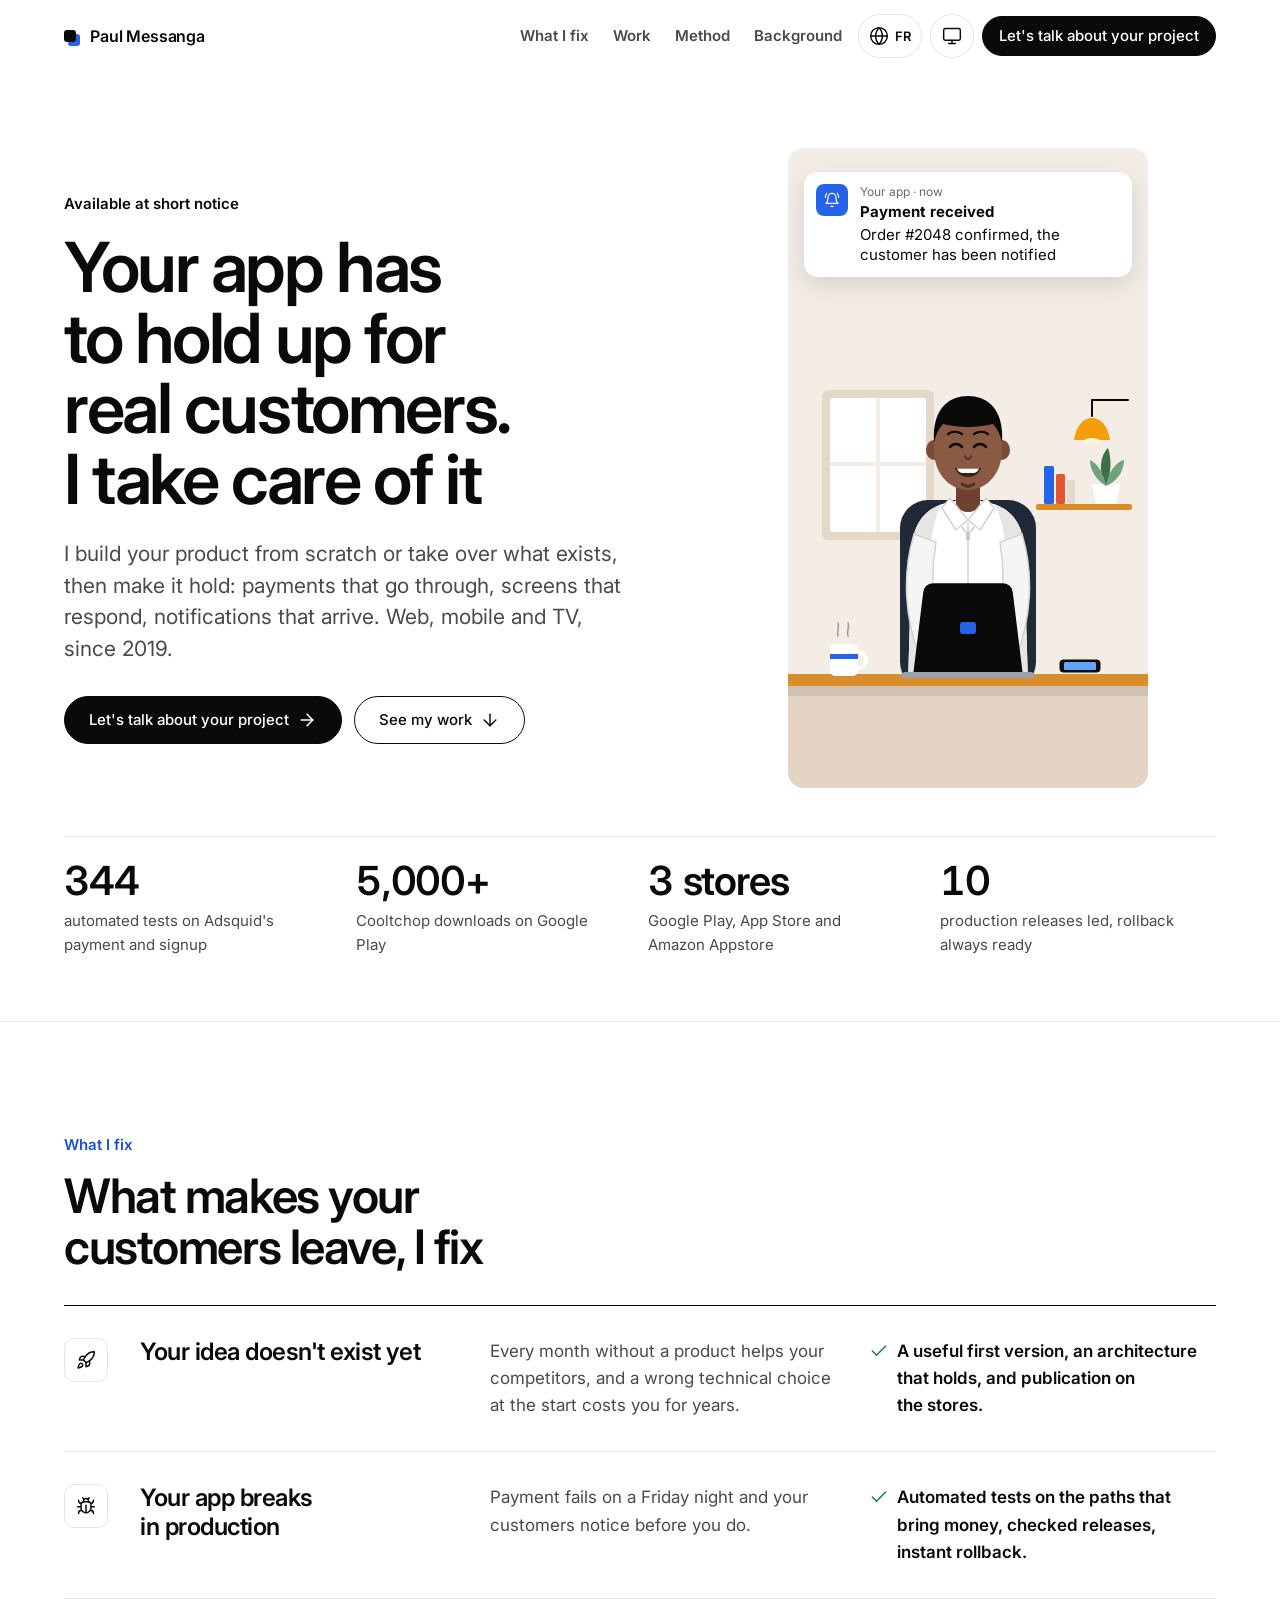
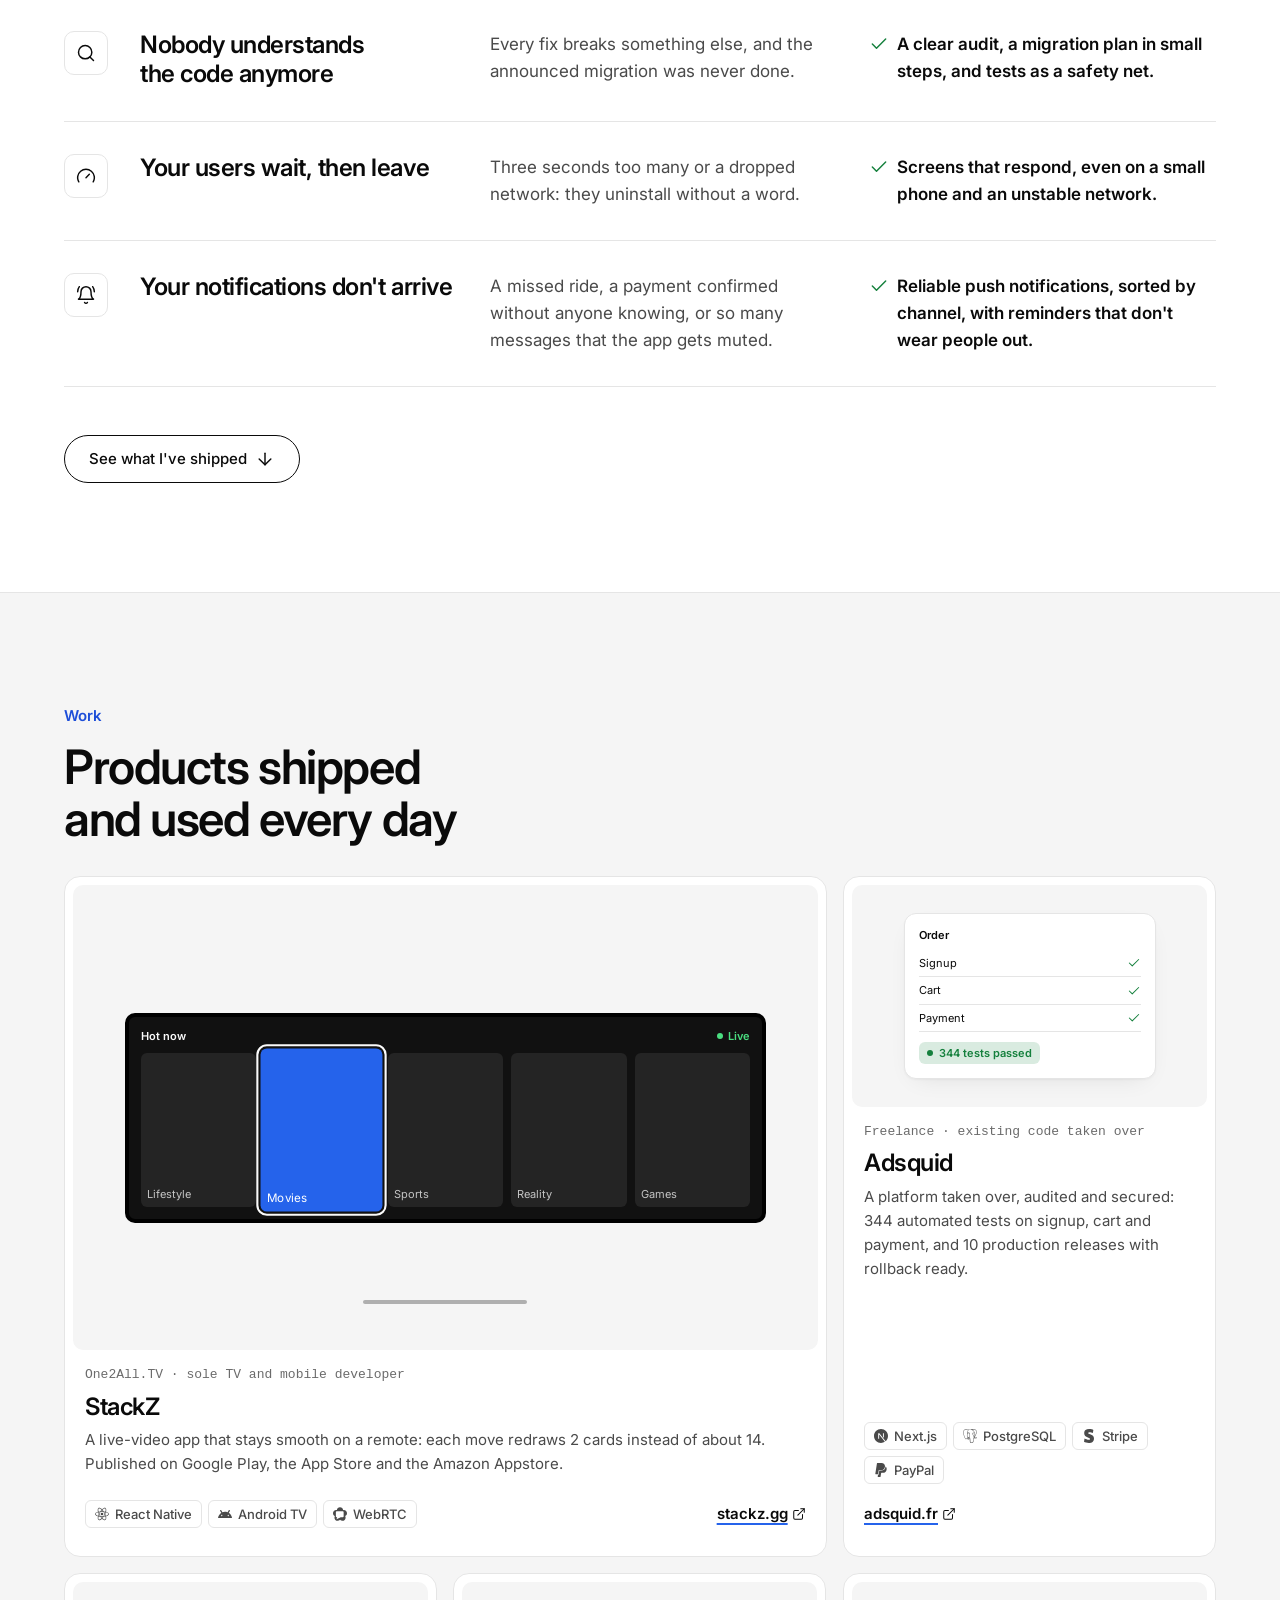
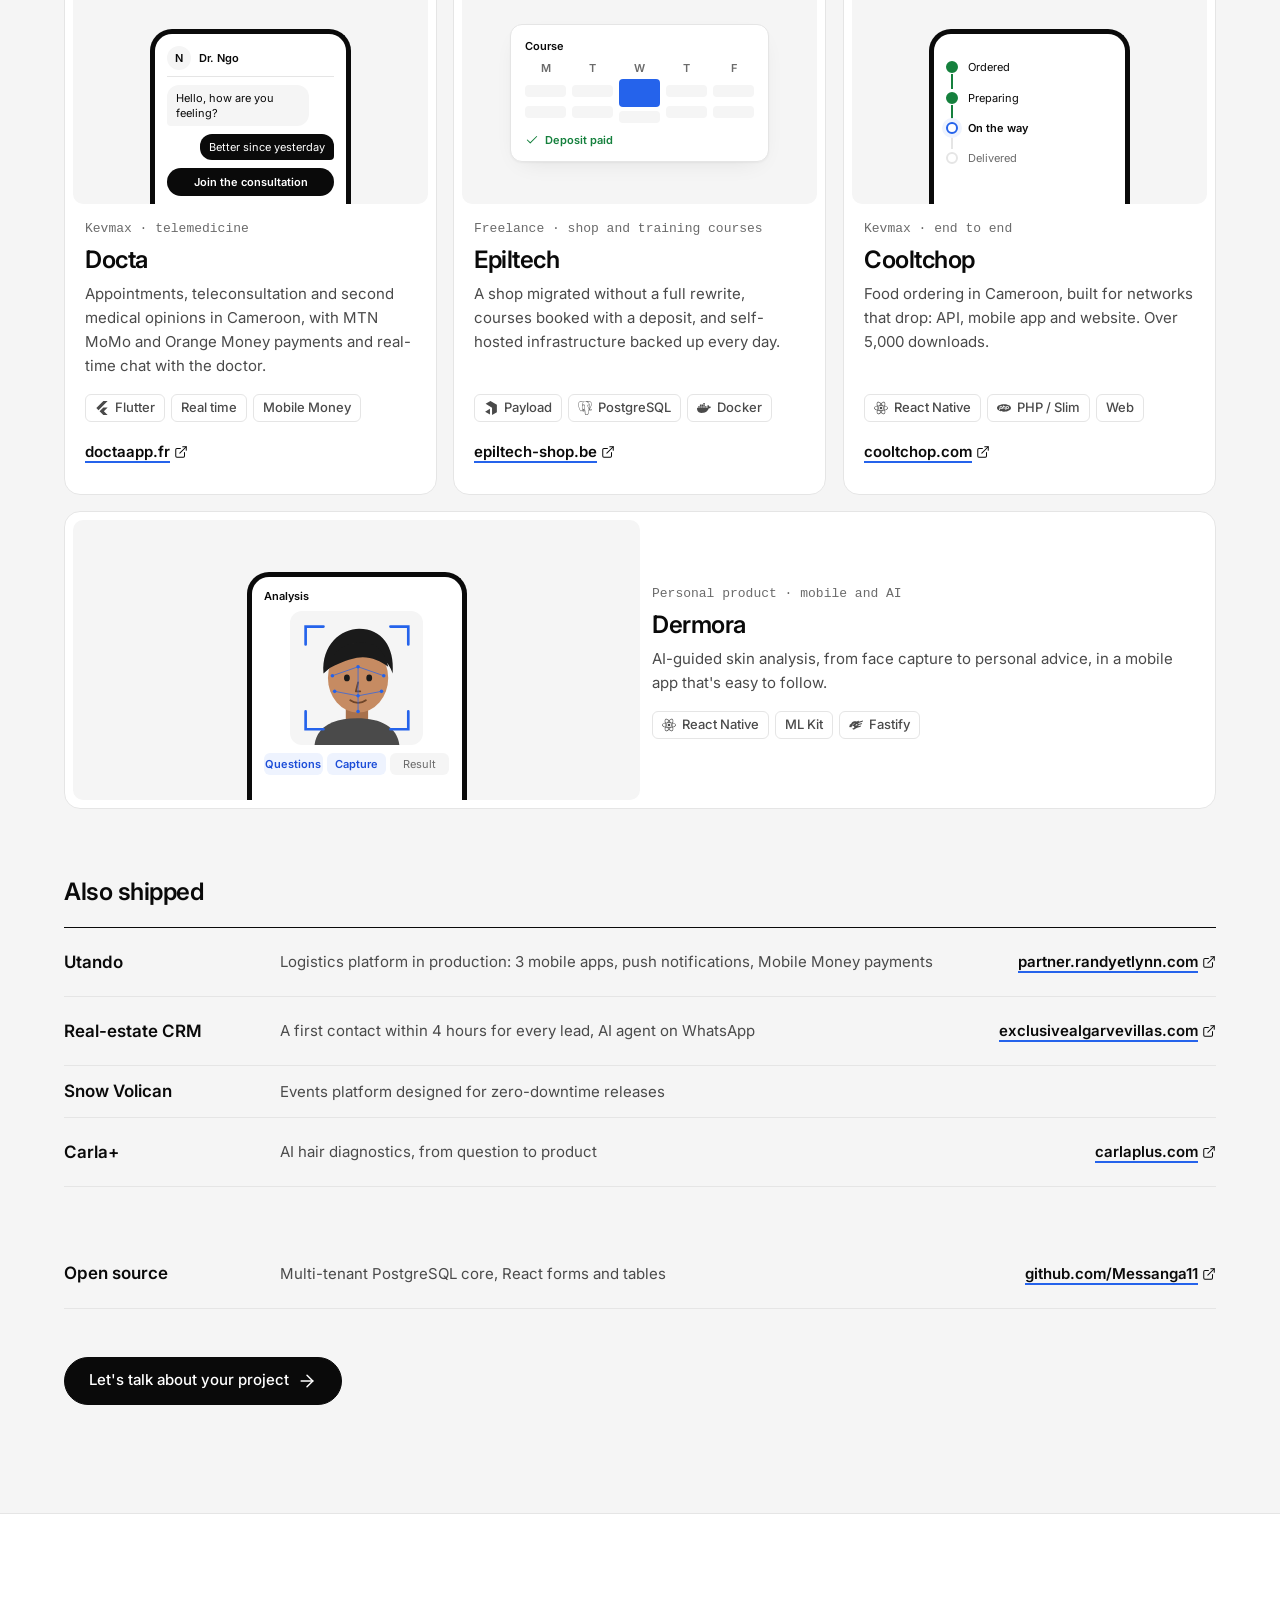
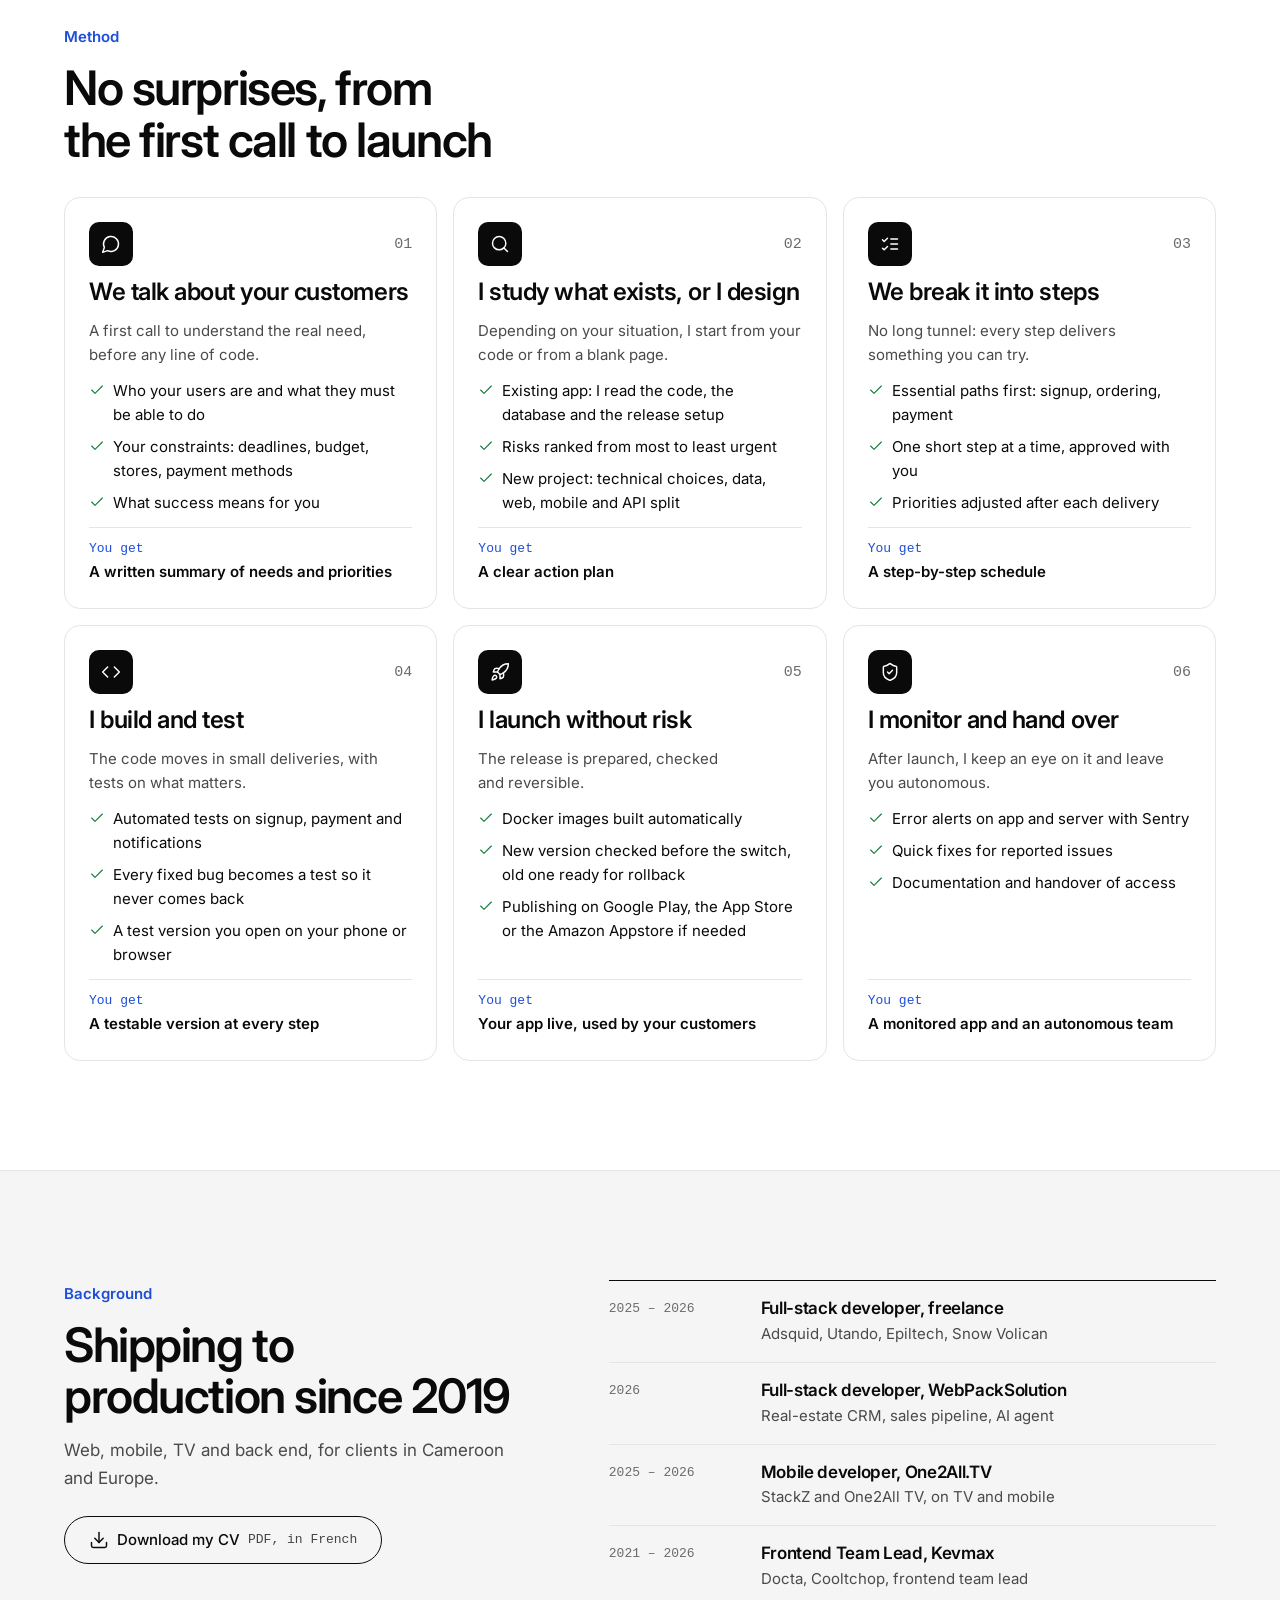
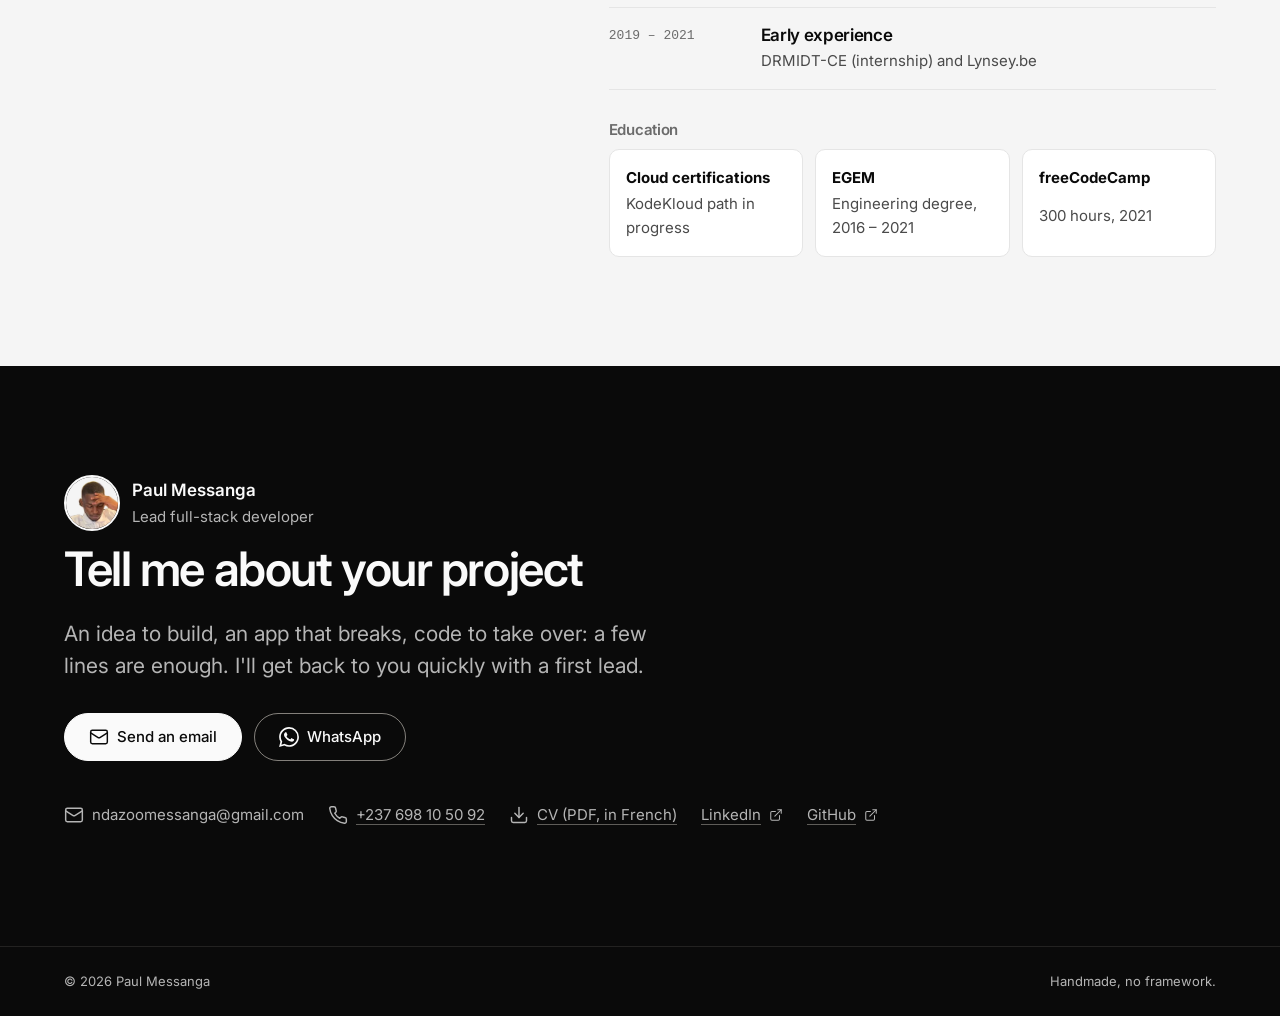
<file: en/index.html>
<!doctype html>
<!-- GENERATED by tools/build-i18n.mjs, edit tools/ instead -->
<html lang="en">
<head>
  <meta charset="utf-8">
  <meta name="viewport" content="width=device-width, initial-scale=1, viewport-fit=cover">
  <title>Paul Messanga — Lead full-stack developer (web, mobile, TV)</title>
  <meta name="description" content="Lead full-stack developer. I build your app from scratch or take over your existing code, and make it hold up for real customers: web, mobile, TV, payments, push notifications.">
  <meta name="author" content="Paul Messanga">
  <meta name="robots" content="index, follow, max-image-preview:large">
  <link rel="canonical" href="https://paul-messanga.ndazoomessanga.workers.dev/en/">
  <link rel="alternate" hreflang="fr" href="https://paul-messanga.ndazoomessanga.workers.dev/">
  <link rel="alternate" hreflang="en" href="https://paul-messanga.ndazoomessanga.workers.dev/en/">
  <link rel="alternate" hreflang="x-default" href="https://paul-messanga.ndazoomessanga.workers.dev/">
  <meta name="theme-color" content="#FFFFFF" media="(prefers-color-scheme: light)">
  <meta name="theme-color" content="#0A0A0A" media="(prefers-color-scheme: dark)">
  <meta name="color-scheme" content="light dark">
  <meta property="og:type" content="profile">
  <meta property="og:locale" content="en_US">
  <meta property="og:locale:alternate" content="fr_FR">
  <meta property="og:site_name" content="Paul Messanga">
  <meta property="og:title" content="Paul Messanga — Your app has to hold up for your customers">
  <meta property="og:description" content="From scratch or taken over: web, mobile and TV, payments, real time and push notifications.">
  <meta property="og:url" content="https://paul-messanga.ndazoomessanga.workers.dev/en/">
  <meta property="og:image" content="https://paul-messanga.ndazoomessanga.workers.dev/assets/img/og-en.png">
  <meta property="og:image:width" content="1200">
  <meta property="og:image:height" content="630">
  <meta property="og:image:alt" content="Paul Messanga, lead full-stack developer">
  <meta name="twitter:card" content="summary_large_image">
  <meta name="twitter:title" content="Paul Messanga — Your app has to hold up for your customers">
  <meta name="twitter:description" content="From scratch or taken over: web, mobile and TV, payments, real time and push notifications.">
  <meta name="twitter:image" content="https://paul-messanga.ndazoomessanga.workers.dev/assets/img/og-en.png">
  <link rel="icon" href="/favicon.svg" type="image/svg+xml">
  <link rel="manifest" href="/site.webmanifest">
  <script>
(function(){try{var d=document.documentElement,s=localStorage.getItem('theme');
if(s==='light'||s==='dark')d.setAttribute('data-theme',s);
if(/bot|crawl|spider|lighthouse|headless|preview/i.test(navigator.userAgent))return;
var l=localStorage.getItem('lang'),here='en',to=null;
if(l&&l!==here)to=l;
else if(!l&&here==='fr'&&location.pathname==='/'){var n=(navigator.languages||[navigator.language||''])
.map(function(x){return String(x).slice(0,2).toLowerCase()}).filter(function(x){return x==='fr'||x==='en'})[0];if(n==='en')to='en'}
if(to)location.replace((to==='en'?'/en/':'/')+location.hash)}catch(_){}})();
</script>
  <link rel="preconnect" href="https://fonts.googleapis.com">
  <link rel="preconnect" href="https://fonts.gstatic.com" crossorigin>
  <link rel="stylesheet" href="https://fonts.googleapis.com/css2?family=Inter:wght@400;500;600&display=swap">
  <link rel="stylesheet" href="/assets/css/styles.css">
  <link rel="modulepreload" href="/assets/js/main.js">
  <script type="module" src="/assets/js/main.js"></script>
  <script type="application/ld+json">{"@context":"https://schema.org","@graph":[{"@type":"Person","@id":"https://paul-messanga.ndazoomessanga.workers.dev/#paul","name":"Paul Messanga","jobTitle":"Lead full-stack developer","url":"https://paul-messanga.ndazoomessanga.workers.dev/en/","image":"https://paul-messanga.ndazoomessanga.workers.dev/assets/img/paul.webp","email":"mailto:ndazoomessanga@gmail.com","telephone":"+237698105092","alumniOf":{"@type":"CollegeOrUniversity","name":"EGEM"},"knowsLanguage":["fr","en"],"knowsAbout":["Node.js","TypeScript","PostgreSQL","Docker","GitHub Actions","React","Next.js","React Native","Flutter","Push notifications","End-to-end testing"],"sameAs":["https://github.com/Messanga11","https://www.linkedin.com/in/paul-messanga-954a711b3"]},{"@type":"ProfilePage","@id":"https://paul-messanga.ndazoomessanga.workers.dev/en/#page","url":"https://paul-messanga.ndazoomessanga.workers.dev/en/","name":"Paul Messanga — Your app has to hold up for your customers","inLanguage":"en","mainEntity":{"@id":"https://paul-messanga.ndazoomessanga.workers.dev/#paul"}}]}</script>
</head>
<body data-menu-open="Open menu" data-menu-close="Close menu" data-theme-light="Theme: light. Switch to dark" data-theme-dark="Theme: dark. Follow system" data-theme-system="Theme: system. Switch to light">
  <svg class="sprite" aria-hidden="true" focusable="false"><defs><symbol id="i-arrow-right" viewBox="0 0 24 24"><path d="M5 12h14"/><path d="m12 5 7 7-7 7"/></symbol><symbol id="i-arrow-down" viewBox="0 0 24 24"><path d="M12 5v14"/><path d="m19 12-7 7-7-7"/></symbol><symbol id="i-mail" viewBox="0 0 24 24"><rect width="20" height="16" x="2" y="4" rx="2"/><path d="m22 7-8.97 5.7a1.94 1.94 0 0 1-2.06 0L2 7"/></symbol><symbol id="i-message" viewBox="0 0 24 24"><path d="M7.9 20A9 9 0 1 0 4 16.1L2 22Z"/></symbol><symbol id="i-phone" viewBox="0 0 24 24"><path d="M22 16.92v3a2 2 0 0 1-2.18 2 19.79 19.79 0 0 1-8.63-3.07 19.5 19.5 0 0 1-6-6 19.79 19.79 0 0 1-3.07-8.67A2 2 0 0 1 4.11 2h3a2 2 0 0 1 2 1.72 12.84 12.84 0 0 0 .7 2.81 2 2 0 0 1-.45 2.11L8.09 9.91a16 16 0 0 0 6 6l1.27-1.27a2 2 0 0 1 2.11-.45 12.84 12.84 0 0 0 2.81.7A2 2 0 0 1 22 16.92z"/></symbol><symbol id="i-download" viewBox="0 0 24 24"><path d="M21 15v4a2 2 0 0 1-2 2H5a2 2 0 0 1-2-2v-4"/><path d="m7 10 5 5 5-5"/><path d="M12 15V3"/></symbol><symbol id="i-sun" viewBox="0 0 24 24"><circle cx="12" cy="12" r="4"/><path d="M12 2v2"/><path d="M12 20v2"/><path d="m4.93 4.93 1.41 1.41"/><path d="m17.66 17.66 1.41 1.41"/><path d="M2 12h2"/><path d="M20 12h2"/><path d="m6.34 17.66-1.41 1.41"/><path d="m19.07 4.93-1.41 1.41"/></symbol><symbol id="i-moon" viewBox="0 0 24 24"><path d="M12 3a6 6 0 0 0 9 9 9 9 0 1 1-9-9Z"/></symbol><symbol id="i-monitor" viewBox="0 0 24 24"><rect width="20" height="14" x="2" y="3" rx="2"/><path d="M8 21h8"/><path d="M12 17v4"/></symbol><symbol id="i-globe" viewBox="0 0 24 24"><circle cx="12" cy="12" r="10"/><path d="M12 2a14.5 14.5 0 0 0 0 20 14.5 14.5 0 0 0 0-20"/><path d="M2 12h20"/></symbol><symbol id="i-menu" viewBox="0 0 24 24"><path d="M4 6h16"/><path d="M4 12h16"/><path d="M4 18h16"/></symbol><symbol id="i-x" viewBox="0 0 24 24"><path d="M18 6 6 18"/><path d="m6 6 12 12"/></symbol><symbol id="i-check" viewBox="0 0 24 24"><path d="M20 6 9 17l-5-5"/></symbol><symbol id="i-rocket" viewBox="0 0 24 24"><path d="M4.5 16.5c-1.5 1.26-2 5-2 5s3.74-.5 5-2c.71-.84.7-2.13-.09-2.91a2.18 2.18 0 0 0-2.91-.09z"/><path d="m12 15-3-3a22 22 0 0 1 2-3.95A12.88 12.88 0 0 1 22 2c0 2.72-.78 7.5-6 11a22.35 22.35 0 0 1-4 2z"/><path d="M9 12H4s.55-3.03 2-4c1.62-1.08 5 0 5 0"/><path d="M12 15v5s3.03-.55 4-2c1.08-1.62 0-5 0-5"/></symbol><symbol id="i-bug" viewBox="0 0 24 24"><path d="m8 2 1.88 1.88"/><path d="M14.12 3.88 16 2"/><path d="M9 7.13v-1a3.003 3.003 0 1 1 6 0v1"/><path d="M12 20c-3.3 0-6-2.7-6-6v-3a4 4 0 0 1 4-4h4a4 4 0 0 1 4 4v3c0 3.3-2.7 6-6 6"/><path d="M12 20v-9"/><path d="M6.53 9C4.6 8.8 3 7.1 3 5"/><path d="M6 13H2"/><path d="M3 21c0-2.1 1.7-3.9 3.8-4"/><path d="M20.97 5c0 2.1-1.6 3.8-3.5 4"/><path d="M22 13h-4"/><path d="M17.2 17c2.1.1 3.8 1.9 3.8 4"/></symbol><symbol id="i-search" viewBox="0 0 24 24"><circle cx="11" cy="11" r="8"/><path d="m21 21-4.3-4.3"/></symbol><symbol id="i-gauge" viewBox="0 0 24 24"><path d="m12 14 4-4"/><path d="M3.34 19a10 10 0 1 1 17.32 0"/></symbol><symbol id="i-bell" viewBox="0 0 24 24"><path d="M6 8a6 6 0 0 1 12 0c0 7 3 9 3 9H3s3-2 3-9"/><path d="M10.3 21a1.94 1.94 0 0 0 3.4 0"/><path d="M4 2C2.8 3.7 2 5.7 2 8"/><path d="M22 8c0-2.3-.8-4.3-2-6"/></symbol><symbol id="i-external" viewBox="0 0 24 24"><path d="M15 3h6v6"/><path d="M10 14 21 3"/><path d="M18 13v6a2 2 0 0 1-2 2H5a2 2 0 0 1-2-2V8a2 2 0 0 1 2-2h6"/></symbol><symbol id="i-list" viewBox="0 0 24 24"><path d="m3 17 2 2 4-4"/><path d="m3 7 2 2 4-4"/><path d="M13 6h8"/><path d="M13 12h8"/><path d="M13 18h8"/></symbol><symbol id="i-code" viewBox="0 0 24 24"><path d="m16 18 6-6-6-6"/><path d="m8 6-6 6 6 6"/></symbol><symbol id="i-shield" viewBox="0 0 24 24"><path d="M20 13c0 5-3.5 7.5-7.66 8.95a1 1 0 0 1-.67-.01C7.5 20.5 4 18 4 13V6a1 1 0 0 1 1-1c2 0 4.5-1.2 6.24-2.72a1.17 1.17 0 0 1 1.52 0C14.51 3.81 17 5 19 5a1 1 0 0 1 1 1z"/><path d="m9 12 2 2 4-4"/></symbol></defs></svg>
  <svg class="sprite" aria-hidden="true" focusable="false"><defs><symbol id="b-react" viewBox="0 0 24 24"><path d="M14.23 12.004a2.236 2.236 0 0 1-2.235 2.236 2.236 2.236 0 0 1-2.236-2.236 2.236 2.236 0 0 1 2.235-2.236 2.236 2.236 0 0 1 2.236 2.236zm2.648-10.69c-1.346 0-3.107.96-4.888 2.622-1.78-1.653-3.542-2.602-4.887-2.602-.41 0-.783.093-1.106.278-1.375.793-1.683 3.264-.973 6.365C1.98 8.917 0 10.42 0 12.004c0 1.59 1.99 3.097 5.043 4.03-.704 3.113-.39 5.588.988 6.38.32.187.69.275 1.102.275 1.345 0 3.107-.96 4.888-2.624 1.78 1.654 3.542 2.603 4.887 2.603.41 0 .783-.09 1.106-.275 1.374-.792 1.683-3.263.973-6.365C22.02 15.096 24 13.59 24 12.004c0-1.59-1.99-3.097-5.043-4.032.704-3.11.39-5.587-.988-6.38-.318-.184-.688-.277-1.092-.278zm-.005 1.09v.006c.225 0 .406.044.558.127.666.382.955 1.835.73 3.704-.054.46-.142.945-.25 1.44-.96-.236-2.006-.417-3.107-.534-.66-.905-1.345-1.727-2.035-2.447 1.592-1.48 3.087-2.292 4.105-2.295zm-9.77.02c1.012 0 2.514.808 4.11 2.28-.686.72-1.37 1.537-2.02 2.442-1.107.117-2.154.298-3.113.538-.112-.49-.195-.964-.254-1.42-.23-1.868.054-3.32.714-3.707.19-.09.4-.127.563-.132zm4.882 3.05c.455.468.91.992 1.36 1.564-.44-.02-.89-.034-1.345-.034-.46 0-.915.01-1.36.034.44-.572.895-1.096 1.345-1.565zM12 8.1c.74 0 1.477.034 2.202.093.406.582.802 1.203 1.183 1.86.372.64.71 1.29 1.018 1.946-.308.655-.646 1.31-1.013 1.95-.38.66-.773 1.288-1.18 1.87-.728.063-1.466.098-2.21.098-.74 0-1.477-.035-2.202-.093-.406-.582-.802-1.204-1.183-1.86-.372-.64-.71-1.29-1.018-1.946.303-.657.646-1.313 1.013-1.954.38-.66.773-1.286 1.18-1.868.728-.064 1.466-.098 2.21-.098zm-3.635.254c-.24.377-.48.763-.704 1.16-.225.39-.435.782-.635 1.174-.265-.656-.49-1.31-.676-1.947.64-.15 1.315-.283 2.015-.386zm7.26 0c.695.103 1.365.23 2.006.387-.18.632-.405 1.282-.66 1.933-.2-.39-.41-.783-.64-1.174-.225-.392-.465-.774-.705-1.146zm3.063.675c.484.15.944.317 1.375.498 1.732.74 2.852 1.708 2.852 2.476-.005.768-1.125 1.74-2.857 2.475-.42.18-.88.342-1.355.493-.28-.958-.646-1.956-1.1-2.98.45-1.017.81-2.01 1.085-2.964zm-13.395.004c.278.96.645 1.957 1.1 2.98-.45 1.017-.812 2.01-1.086 2.964-.484-.15-.944-.318-1.37-.5-1.732-.737-2.852-1.706-2.852-2.474 0-.768 1.12-1.742 2.852-2.476.42-.18.88-.342 1.356-.494zm11.678 4.28c.265.657.49 1.312.676 1.948-.64.157-1.316.29-2.016.39.24-.375.48-.762.705-1.158.225-.39.435-.788.636-1.18zm-9.945.02c.2.392.41.783.64 1.175.23.39.465.772.705 1.143-.695-.102-1.365-.23-2.006-.386.18-.63.406-1.282.66-1.933zM17.92 16.32c.112.493.2.968.254 1.423.23 1.868-.054 3.32-.714 3.708-.147.09-.338.128-.563.128-1.012 0-2.514-.807-4.11-2.28.686-.72 1.37-1.536 2.02-2.44 1.107-.118 2.154-.3 3.113-.54zm-11.83.01c.96.234 2.006.415 3.107.532.66.905 1.345 1.727 2.035 2.446-1.595 1.483-3.092 2.295-4.11 2.295-.22-.005-.406-.05-.553-.132-.666-.38-.955-1.834-.73-3.703.054-.46.142-.944.25-1.438zm4.56.64c.44.02.89.034 1.345.034.46 0 .915-.01 1.36-.034-.44.572-.895 1.095-1.345 1.565-.455-.47-.91-.993-1.36-1.565z"/></symbol><symbol id="b-android" viewBox="0 0 24 24"><path d="M18.4395 5.5586c-.675 1.1664-1.352 2.3318-2.0274 3.498-.0366-.0155-.0742-.0286-.1113-.043-1.8249-.6957-3.484-.8-4.42-.787-1.8551.0185-3.3544.4643-4.2597.8203-.084-.1494-1.7526-3.021-2.0215-3.4864a1.1451 1.1451 0 0 0-.1406-.1914c-.3312-.364-.9054-.4859-1.379-.203-.475.282-.7136.9361-.3886 1.5019 1.9466 3.3696-.0966-.2158 1.9473 3.3593.0172.031-.4946.2642-1.3926 1.0177C2.8987 12.176.452 14.772 0 18.9902h24c-.119-1.1108-.3686-2.099-.7461-3.0683-.7438-1.9118-1.8435-3.2928-2.7402-4.1836a12.1048 12.1048 0 0 0-2.1309-1.6875c.6594-1.122 1.312-2.2559 1.9649-3.3848.2077-.3615.1886-.7956-.0079-1.1191a1.1001 1.1001 0 0 0-.8515-.5332c-.5225-.0536-.9392.3128-1.0488.5449zm-.0391 8.461c.3944.5926.324 1.3306-.1563 1.6503-.4799.3197-1.188.0985-1.582-.4941-.3944-.5927-.324-1.3307.1563-1.6504.4727-.315 1.1812-.1086 1.582.4941zM7.207 13.5273c.4803.3197.5506 1.0577.1563 1.6504-.394.5926-1.1038.8138-1.584.4941-.48-.3197-.5503-1.0577-.1563-1.6504.4008-.6021 1.1087-.8106 1.584-.4941z"/></symbol><symbol id="b-webrtc" viewBox="0 0 24 24"><path d="M11.9998.3598c-2.8272 0-5.1456 2.1733-5.3793 4.94a5.4117 5.4117 0 00-1.2207-.1401C2.418 5.1597 0 7.5779 0 10.5603c0 2.2203 1.341 4.1274 3.2568 4.957a5.3734 5.3734 0 00-.7372 2.7227c0 2.9823 2.4175 5.4002 5.4002 5.4002 1.6627 0 3.1492-.7522 4.1397-1.934.9906 1.1818 2.4773 1.934 4.1398 1.934 2.983 0 5.4004-2.418 5.4004-5.4002 0-.9719-.258-1.883-.7073-2.6708C22.7283 14.7068 24 12.8418 24 10.6795c0-2.9823-2.4175-5.4006-5.3998-5.4006-.417 0-.8223.049-1.2121.1384C17.2112 2.5949 14.867.3598 11.9998.3598zm-5.717 6.8683h10.5924c.7458 0 1.352.605 1.352 1.3487v7.6463c0 .7438-.6062 1.3482-1.352 1.3482h-3.6085l-7.24 3.5491 1.1008-3.5491h-.8447c-.7458 0-1.3522-.6044-1.3522-1.3482V8.5768c0-.7438.6064-1.3487 1.3522-1.3487Z"/></symbol><symbol id="b-nextdotjs" viewBox="0 0 24 24"><path d="M18.665 21.978C16.758 23.255 14.465 24 12 24 5.377 24 0 18.623 0 12S5.377 0 12 0s12 5.377 12 12c0 3.583-1.574 6.801-4.067 9.001L9.219 7.2H7.2v9.596h1.615V9.251l9.85 12.727Zm-3.332-8.533 1.6 2.061V7.2h-1.6v6.245Z"/></symbol><symbol id="b-postgresql" viewBox="0 0 24 24"><path d="M23.5594 14.7228a.5269.5269 0 0 0-.0563-.1191c-.139-.2632-.4768-.3418-1.0074-.2321-1.6533.3411-2.2935.1312-2.5256-.0191 1.342-2.0482 2.445-4.522 3.0411-6.8297.2714-1.0507.7982-3.5237.1222-4.7316a1.5641 1.5641 0 0 0-.1509-.235C21.6931.9086 19.8007.0248 17.5099.0005c-1.4947-.0158-2.7705.3461-3.1161.4794a9.449 9.449 0 0 0-.5159-.0816 8.044 8.044 0 0 0-1.3114-.1278c-1.1822-.0184-2.2038.2642-3.0498.8406-.8573-.3211-4.7888-1.645-7.2219.0788C.9359 2.1526.3086 3.8733.4302 6.3043c.0409.818.5069 3.334 1.2423 5.7436.4598 1.5065.9387 2.7019 1.4334 3.582.553.9942 1.1259 1.5933 1.7143 1.7895.4474.1491 1.1327.1441 1.8581-.7279.8012-.9635 1.5903-1.8258 1.9446-2.2069.4351.2355.9064.3625 1.39.3772a.0569.0569 0 0 0 .0004.0041 11.0312 11.0312 0 0 0-.2472.3054c-.3389.4302-.4094.5197-1.5002.7443-.3102.064-1.1344.2339-1.1464.8115-.0025.1224.0329.2309.0919.3268.2269.4231.9216.6097 1.015.6331 1.3345.3335 2.5044.092 3.3714-.6787-.017 2.231.0775 4.4174.3454 5.0874.2212.5529.7618 1.9045 2.4692 1.9043.2505 0 .5263-.0291.8296-.0941 1.7819-.3821 2.5557-1.1696 2.855-2.9059.1503-.8707.4016-2.8753.5388-4.1012.0169-.0703.0357-.1207.057-.1362.0007-.0005.0697-.0471.4272.0307a.3673.3673 0 0 0 .0443.0068l.2539.0223.0149.001c.8468.0384 1.9114-.1426 2.5312-.4308.6438-.2988 1.8057-1.0323 1.5951-1.6698zM2.371 11.8765c-.7435-2.4358-1.1779-4.8851-1.2123-5.5719-.1086-2.1714.4171-3.6829 1.5623-4.4927 1.8367-1.2986 4.8398-.5408 6.108-.13-.0032.0032-.0066.0061-.0098.0094-2.0238 2.044-1.9758 5.536-1.9708 5.7495-.0002.0823.0066.1989.0162.3593.0348.5873.0996 1.6804-.0735 2.9184-.1609 1.1504.1937 2.2764.9728 3.0892.0806.0841.1648.1631.2518.2374-.3468.3714-1.1004 1.1926-1.9025 2.1576-.5677.6825-.9597.5517-1.0886.5087-.3919-.1307-.813-.5871-1.2381-1.3223-.4796-.839-.9635-2.0317-1.4155-3.5126zm6.0072 5.0871c-.1711-.0428-.3271-.1132-.4322-.1772.0889-.0394.2374-.0902.4833-.1409 1.2833-.2641 1.4815-.4506 1.9143-1.0002.0992-.126.2116-.2687.3673-.4426a.3549.3549 0 0 0 .0737-.1298c.1708-.1513.2724-.1099.4369-.0417.156.0646.3078.26.3695.4752.0291.1016.0619.2945-.0452.4444-.9043 1.2658-2.2216 1.2494-3.1676 1.0128zm2.094-3.988-.0525.141c-.133.3566-.2567.6881-.3334 1.003-.6674-.0021-1.3168-.2872-1.8105-.8024-.6279-.6551-.9131-1.5664-.7825-2.5004.1828-1.3079.1153-2.4468.079-3.0586-.005-.0857-.0095-.1607-.0122-.2199.2957-.2621 1.6659-.9962 2.6429-.7724.4459.1022.7176.4057.8305.928.5846 2.7038.0774 3.8307-.3302 4.7363-.084.1866-.1633.3629-.2311.5454zm7.3637 4.5725c-.0169.1768-.0358.376-.0618.5959l-.146.4383a.3547.3547 0 0 0-.0182.1077c-.0059.4747-.054.6489-.115.8693-.0634.2292-.1353.4891-.1794 1.0575-.11 1.4143-.8782 2.2267-2.4172 2.5565-1.5155.3251-1.7843-.4968-2.0212-1.2217a6.5824 6.5824 0 0 0-.0769-.2266c-.2154-.5858-.1911-1.4119-.1574-2.5551.0165-.5612-.0249-1.9013-.3302-2.6462.0044-.2932.0106-.5909.019-.8918a.3529.3529 0 0 0-.0153-.1126 1.4927 1.4927 0 0 0-.0439-.208c-.1226-.4283-.4213-.7866-.7797-.9351-.1424-.059-.4038-.1672-.7178-.0869.067-.276.1831-.5875.309-.9249l.0529-.142c.0595-.16.134-.3257.213-.5012.4265-.9476 1.0106-2.2453.3766-5.1772-.2374-1.0981-1.0304-1.6343-2.2324-1.5098-.7207.0746-1.3799.3654-1.7088.5321a5.6716 5.6716 0 0 0-.1958.1041c.0918-1.1064.4386-3.1741 1.7357-4.4823a4.0306 4.0306 0 0 1 .3033-.276.3532.3532 0 0 0 .1447-.0644c.7524-.5706 1.6945-.8506 2.802-.8325.4091.0067.8017.0339 1.1742.081 1.939.3544 3.2439 1.4468 4.0359 2.3827.8143.9623 1.2552 1.9315 1.4312 2.4543-1.3232-.1346-2.2234.1268-2.6797.779-.9926 1.4189.543 4.1729 1.2811 5.4964.1353.2426.2522.4522.2889.5413.2403.5825.5515.9713.7787 1.2552.0696.087.1372.1714.1885.245-.4008.1155-1.1208.3825-1.0552 1.717-.0123.1563-.0423.4469-.0834.8148-.0461.2077-.0702.4603-.0994.7662zm.8905-1.6211c-.0405-.8316.2691-.9185.5967-1.0105a2.8566 2.8566 0 0 0 .135-.0406 1.202 1.202 0 0 0 .1342.103c.5703.3765 1.5823.4213 3.0068.1344-.2016.1769-.5189.3994-.9533.6011-.4098.1903-1.0957.333-1.7473.3636-.7197.0336-1.0859-.0807-1.1721-.151zm.5695-9.2712c-.0059.3508-.0542.6692-.1054 1.0017-.055.3576-.112.7274-.1264 1.1762-.0142.4368.0404.8909.0932 1.3301.1066.887.216 1.8003-.2075 2.7014a3.5272 3.5272 0 0 1-.1876-.3856c-.0527-.1276-.1669-.3326-.3251-.6162-.6156-1.1041-2.0574-3.6896-1.3193-4.7446.3795-.5427 1.3408-.5661 2.1781-.463zm.2284 7.0137a12.3762 12.3762 0 0 0-.0853-.1074l-.0355-.0444c.7262-1.1995.5842-2.3862.4578-3.4385-.0519-.4318-.1009-.8396-.0885-1.2226.0129-.4061.0666-.7543.1185-1.0911.0639-.415.1288-.8443.1109-1.3505.0134-.0531.0188-.1158.0118-.1902-.0457-.4855-.5999-1.938-1.7294-3.253-.6076-.7073-1.4896-1.4972-2.6889-2.0395.5251-.1066 1.2328-.2035 2.0244-.1859 2.0515.0456 3.6746.8135 4.8242 2.2824a.908.908 0 0 1 .0667.1002c.7231 1.3556-.2762 6.2751-2.9867 10.5405zm-8.8166-6.1162c-.025.1794-.3089.4225-.6211.4225a.5821.5821 0 0 1-.0809-.0056c-.1873-.026-.3765-.144-.5059-.3156-.0458-.0605-.1203-.178-.1055-.2844.0055-.0401.0261-.0985.0925-.1488.1182-.0894.3518-.1226.6096-.0867.3163.0441.6426.1938.6113.4186zm7.9305-.4114c.0111.0792-.049.201-.1531.3102-.0683.0717-.212.1961-.4079.2232a.5456.5456 0 0 1-.075.0052c-.2935 0-.5414-.2344-.5607-.3717-.024-.1765.2641-.3106.5611-.352.297-.0414.6111.0088.6356.1851z"/></symbol><symbol id="b-stripe" viewBox="0 0 24 24"><path d="M13.976 9.15c-2.172-.806-3.356-1.426-3.356-2.409 0-.831.683-1.305 1.901-1.305 2.227 0 4.515.858 6.09 1.631l.89-5.494C18.252.975 15.697 0 12.165 0 9.667 0 7.589.654 6.104 1.872 4.56 3.147 3.757 4.992 3.757 7.218c0 4.039 2.467 5.76 6.476 7.219 2.585.92 3.445 1.574 3.445 2.583 0 .98-.84 1.545-2.354 1.545-1.875 0-4.965-.921-6.99-2.109l-.9 5.555C5.175 22.99 8.385 24 11.714 24c2.641 0 4.843-.624 6.328-1.813 1.664-1.305 2.525-3.236 2.525-5.732 0-4.128-2.524-5.851-6.594-7.305h.003z"/></symbol><symbol id="b-paypal" viewBox="0 0 24 24"><path d="M7.016 19.198h-4.2a.562.562 0 0 1-.555-.65L5.093.584A.692.692 0 0 1 5.776 0h7.222c3.417 0 5.904 2.488 5.846 5.5-.006.25-.027.5-.066.747A6.794 6.794 0 0 1 12.071 12H8.743a.69.69 0 0 0-.682.583l-.325 2.056-.013.083-.692 4.39-.015.087zM19.79 6.142c-.01.087-.01.175-.023.261a7.76 7.76 0 0 1-7.695 6.598H9.007l-.283 1.795-.013.083-.692 4.39-.134.843-.014.088H6.86l-.497 3.15a.562.562 0 0 0 .555.65h3.612c.34 0 .63-.249.683-.585l.952-6.031a.692.692 0 0 1 .683-.584h2.126a6.793 6.793 0 0 0 6.707-5.752c.306-1.95-.466-3.744-1.89-4.906z"/></symbol><symbol id="b-flutter" viewBox="0 0 24 24"><path d="M14.314 0L2.3 12 6 15.7 21.684.013h-7.357zm.014 11.072L7.857 17.53l6.47 6.47H21.7l-6.46-6.468 6.46-6.46h-7.37z"/></symbol><symbol id="b-payloadcms" viewBox="0 0 24 24"><path d="M11.068 0 22.08 6.625v12.573L13.787 24V11.427L2.769 4.808 11.068 0ZM1.92 18.302l8.31-4.812v9.812l-8.31-5Z"/></symbol><symbol id="b-docker" viewBox="0 0 24 24"><path d="M13.983 11.078h2.119a.186.186 0 00.186-.185V9.006a.186.186 0 00-.186-.186h-2.119a.185.185 0 00-.185.185v1.888c0 .102.083.185.185.185m-2.954-5.43h2.118a.186.186 0 00.186-.186V3.574a.186.186 0 00-.186-.185h-2.118a.185.185 0 00-.185.185v1.888c0 .102.082.185.185.185m0 2.716h2.118a.187.187 0 00.186-.186V6.29a.186.186 0 00-.186-.185h-2.118a.185.185 0 00-.185.185v1.887c0 .102.082.185.185.186m-2.93 0h2.12a.186.186 0 00.184-.186V6.29a.185.185 0 00-.185-.185H8.1a.185.185 0 00-.185.185v1.887c0 .102.083.185.185.186m-2.964 0h2.119a.186.186 0 00.185-.186V6.29a.185.185 0 00-.185-.185H5.136a.186.186 0 00-.186.185v1.887c0 .102.084.185.186.186m5.893 2.715h2.118a.186.186 0 00.186-.185V9.006a.186.186 0 00-.186-.186h-2.118a.185.185 0 00-.185.185v1.888c0 .102.082.185.185.185m-2.93 0h2.12a.185.185 0 00.184-.185V9.006a.185.185 0 00-.184-.186h-2.12a.185.185 0 00-.184.185v1.888c0 .102.083.185.185.185m-2.964 0h2.119a.185.185 0 00.185-.185V9.006a.185.185 0 00-.184-.186h-2.12a.186.186 0 00-.186.186v1.887c0 .102.084.185.186.185m-2.92 0h2.12a.185.185 0 00.184-.185V9.006a.185.185 0 00-.184-.186h-2.12a.185.185 0 00-.184.185v1.888c0 .102.082.185.185.185M23.763 9.89c-.065-.051-.672-.51-1.954-.51-.338.001-.676.03-1.01.087-.248-1.7-1.653-2.53-1.716-2.566l-.344-.199-.226.327c-.284.438-.49.922-.612 1.43-.23.97-.09 1.882.403 2.661-.595.332-1.55.413-1.744.42H.751a.751.751 0 00-.75.748 11.376 11.376 0 00.692 4.062c.545 1.428 1.355 2.48 2.41 3.124 1.18.723 3.1 1.137 5.275 1.137.983.003 1.963-.086 2.93-.266a12.248 12.248 0 003.823-1.389c.98-.567 1.86-1.288 2.61-2.136 1.252-1.418 1.998-2.997 2.553-4.4h.221c1.372 0 2.215-.549 2.68-1.009.309-.293.55-.65.707-1.046l.098-.288Z"/></symbol><symbol id="b-php" viewBox="0 0 24 24"><path d="M7.01 10.207h-.944l-.515 2.648h.838c.556 0 .97-.105 1.242-.314.272-.21.455-.559.55-1.049.092-.47.05-.802-.124-.995-.175-.193-.523-.29-1.047-.29zM12 5.688C5.373 5.688 0 8.514 0 12s5.373 6.313 12 6.313S24 15.486 24 12c0-3.486-5.373-6.312-12-6.312zm-3.26 7.451c-.261.25-.575.438-.917.551-.336.108-.765.164-1.285.164H5.357l-.327 1.681H3.652l1.23-6.326h2.65c.797 0 1.378.209 1.744.628.366.418.476 1.002.33 1.752a2.836 2.836 0 0 1-.305.847c-.143.255-.33.49-.561.703zm4.024.715l.543-2.799c.063-.318.039-.536-.068-.651-.107-.116-.336-.174-.687-.174H11.46l-.704 3.625H9.388l1.23-6.327h1.367l-.327 1.682h1.218c.767 0 1.295.134 1.586.401s.378.7.263 1.299l-.572 2.944h-1.389zm7.597-2.265a2.782 2.782 0 0 1-.305.847c-.143.255-.33.49-.561.703a2.44 2.44 0 0 1-.917.551c-.336.108-.765.164-1.286.164h-1.18l-.327 1.682h-1.378l1.23-6.326h2.649c.797 0 1.378.209 1.744.628.366.417.477 1.001.331 1.751zM17.766 10.207h-.943l-.516 2.648h.838c.557 0 .971-.105 1.242-.314.272-.21.455-.559.551-1.049.092-.47.049-.802-.125-.995s-.524-.29-1.047-.29z"/></symbol><symbol id="b-fastify" viewBox="0 0 24 24"><path d="M23.245 6.49L24 4.533l-.031-.121-7.473 1.967c.797-1.153.523-2.078.523-2.078s-2.387 1.524-4.193 1.485c-1.804-.04-2.387-.52-5.155.362-2.768.882-3.551 3.59-4.351 4.173-.804.583-3.32 2.477-3.32 2.477l.006.034 2.27-.724s-.622.585-1.945 2.37l-.062-.057.002.011s1.064 1.626 2.107 1.324a2.14 2.14 0 0 0 .353-.147c.419.234.967.463 1.572.525 0 0-.41-.475-.752-1.017l.238-.154.865.318-.096-.812c.003-.003.006-.003.008-.006l.849.311-.105-.738a5.65 5.65 0 0 1 .322-.158l.885-3.345 3.662-2.497-.291.733c-.741 1.826-2.135 2.256-2.135 2.256l-.582.22c-.433.512-.614.637-.764 2.353.348-.088.682-.107.984-.028 1.564.421 2.107 2.307 1.685 2.827-.104.13-.356.354-.673.617H7.77l-.008.514-.065.051h-.645l-.009.504-.17.127c-.607.011-1.373-.518-1.373-.518 0 .481.401 1.225.401 1.225l.07-.034-.061.045s1.625 1.083 2.646.681c.91-.356 3.263-2.213 5.296-3.093l6.15-1.62.811-2.1-4.688 1.235v-1.889l5.5-1.448.811-2.1-6.31 1.662V8.367zm-11.163 4l1.459-.384.02.074-.455 1.179-1.513.398zm.503 2.526l-1.512.398.489-1.266 1.459-.385.02.074zm1.971-.424l-1.513.398.49-1.266 1.459-.385.02.073Z"/></symbol><symbol id="b-whatsapp" viewBox="0 0 24 24"><path d="M17.472 14.382c-.297-.149-1.758-.867-2.03-.967-.273-.099-.471-.148-.67.15-.197.297-.767.966-.94 1.164-.173.199-.347.223-.644.075-.297-.15-1.255-.463-2.39-1.475-.883-.788-1.48-1.761-1.653-2.059-.173-.297-.018-.458.13-.606.134-.133.298-.347.446-.52.149-.174.198-.298.298-.497.099-.198.05-.371-.025-.52-.075-.149-.669-1.612-.916-2.207-.242-.579-.487-.5-.669-.51-.173-.008-.371-.01-.57-.01-.198 0-.52.074-.792.372-.272.297-1.04 1.016-1.04 2.479 0 1.462 1.065 2.875 1.213 3.074.149.198 2.096 3.2 5.077 4.487.709.306 1.262.489 1.694.625.712.227 1.36.195 1.871.118.571-.085 1.758-.719 2.006-1.413.248-.694.248-1.289.173-1.413-.074-.124-.272-.198-.57-.347m-5.421 7.403h-.004a9.87 9.87 0 01-5.031-1.378l-.361-.214-3.741.982.998-3.648-.235-.374a9.86 9.86 0 01-1.51-5.26c.001-5.45 4.436-9.884 9.888-9.884 2.64 0 5.122 1.03 6.988 2.898a9.825 9.825 0 012.893 6.994c-.003 5.45-4.437 9.884-9.885 9.884m8.413-18.297A11.815 11.815 0 0012.05 0C5.495 0 .16 5.335.157 11.892c0 2.096.547 4.142 1.588 5.945L.057 24l6.305-1.654a11.882 11.882 0 005.683 1.448h.005c6.554 0 11.89-5.335 11.893-11.893a11.821 11.821 0 00-3.48-8.413Z"/></symbol></defs></svg>
  <a class="skip" href="#main">Skip to content</a>

  <header class="site-header" data-header>
    <div class="wrap header-inner">
      <a class="brand" href="#top" aria-label="Paul Messanga, back to top"><span class="brand-mark" aria-hidden="true"></span><span>Paul Messanga</span></a>
      <nav class="nav" aria-label="Main navigation">
        <ul class="nav-list" id="menu" data-menu>
          <li><a href="#services">What I fix</a></li><li><a href="#work">Work</a></li><li><a href="#method">Method</a></li><li><a href="#path">Background</a></li>
        </ul>
      </nav>
      <div class="header-actions">
        <a class="icon-btn lang-link" href="/" hreflang="fr" lang="fr" data-lang="fr" aria-label="Lire en français"><svg class="icon" aria-hidden="true" focusable="false"><use href="#i-globe"/></svg><span>FR</span></a>
        <button class="icon-btn theme-btn" type="button" data-theme-btn hidden>
          <span class="theme-icon" data-show="light"><svg class="icon" aria-hidden="true" focusable="false"><use href="#i-sun"/></svg></span>
          <span class="theme-icon" data-show="dark"><svg class="icon" aria-hidden="true" focusable="false"><use href="#i-moon"/></svg></span>
          <span class="theme-icon" data-show="system"><svg class="icon" aria-hidden="true" focusable="false"><use href="#i-monitor"/></svg></span>
        </button>
        <a class="btn btn-small header-cta" href="#contact">Let&#39;s talk about your project</a>
        <button class="icon-btn menu-btn" type="button" aria-expanded="false" aria-controls="menu" aria-label="Open menu" data-menu-btn>
          <span class="menu-open"><svg class="icon" aria-hidden="true" focusable="false"><use href="#i-menu"/></svg></span><span class="menu-close"><svg class="icon" aria-hidden="true" focusable="false"><use href="#i-x"/></svg></span>
        </button>
      </div>
    </div>
  </header>
  <div class="progress" aria-hidden="true"><span data-progress></span></div>

  <main id="main">
    <section class="hero" id="top" aria-labelledby="hero-title">
      <div class="wrap hero-grid">
        <div class="hero-copy">
          <p class="hero-meta">
            <span class="hero-meta-item hero-meta-lead">Available at short notice</span>
          </p>
          <h1 id="hero-title">Your app has to hold up for real customers. I take care of it</h1>
          <p class="lead">I build your product from scratch or take over what exists, then make it hold: payments that go through, screens that respond, notifications that arrive. Web, mobile and TV, since 2019.</p>
          <div class="actions">
            <a class="btn" href="#contact">Let&#39;s talk about your project<svg class="icon btn-arrow" aria-hidden="true" focusable="false"><use href="#i-arrow-right"/></svg></a>
            <a class="btn btn-ghost" href="#work">See my work<svg class="icon btn-arrow" aria-hidden="true" focusable="false"><use href="#i-arrow-down"/></svg></a>
          </div>
        </div>
        <figure class="hero-art" data-reveal>
          <div class="notif" aria-hidden="true">
            <span class="notif-icon"><svg class="icon" aria-hidden="true" focusable="false"><use href="#i-bell"/></svg></span>
            <span class="notif-text"><span class="notif-meta">Your app · now</span><strong>Payment received</strong><span>Order #2048 confirmed, the customer has been notified</span></span>
          </div>
          <svg xmlns="http://www.w3.org/2000/svg" viewBox="0 0 360 640" fill="none" aria-hidden="true" focusable="false">
<style>
.ha-win{fill:var(--art-window,#FFFFFF)}.ha-bar{fill:var(--art-window-bar,#F3EDE6)}.ha-wall{fill:var(--art-wall-2,#E6D8C8)}
.ha-desk{fill:var(--art-furniture,#E2D3C3)}.ha-wood{fill:var(--art-wood,#D98E2B)}.ha-lamp{fill:var(--art-lamp,#F59E0B)}
.ha-glow{fill:var(--art-lamp-glow,#FFF4D6)}.ha-cord{stroke:var(--art-cord,#0A0A0A)}.ha-p1{fill:var(--art-plant-1,#3F6E4A)}
.ha-p2{fill:var(--art-plant-2,#6FA37B)}.ha-pot{fill:var(--art-pot,#FFFFFF)}.ha-dev{fill:var(--art-device,#0A0A0A);stroke:var(--art-device-edge,#0A0A0A)}
.ha-acc{fill:var(--art-accent,#2563EB)}.ha-accs{stroke:var(--art-accent,#2563EB)}.ha-sh{fill:var(--art-shadow,rgba(10,10,10,.08))}
.ha-rim{stroke:var(--art-rim,rgba(255,255,255,0))}
</style>
<g transform="translate(0 56)">
<!-- window -->
<rect class="ha-wall" x="34" y="186" width="112" height="150" rx="6"/>
<rect class="ha-win" x="42" y="194" width="96" height="134" rx="3"/>
<rect class="ha-bar" x="88" y="194" width="4" height="134"/>
<rect class="ha-bar" x="42" y="258" width="96" height="4"/>
<!-- shelf, books, plant -->
<rect class="ha-wood" x="248" y="300" width="96" height="6" rx="2"/>
<rect class="ha-acc" x="256" y="262" width="10" height="38" rx="1.5"/>
<rect x="268" y="270" width="9" height="30" rx="1.5" fill="#E4572E"/>
<rect class="ha-wall" x="279" y="276" width="8" height="24" rx="1.5"/>
<path class="ha-pot" d="M304 280h28l-4 20h-20z"/>
<g class="ha-a-plant"><path class="ha-p1" d="M318 282c-8-14-6-30 2-38 4 12 3 26-2 38z"/>
<path class="ha-p2" d="M318 282c2-14 10-24 18-26 0 12-8 22-18 26zM318 282c-10-6-16-16-16-26 8 4 14 14 16 26z"/></g>
<!-- wall lamp -->
<path class="ha-cord" d="M340 196h-36v16" stroke-width="2" stroke-linecap="round" stroke-linejoin="round"/>
<path class="ha-lamp" d="M286 236c2-14 9-22 18-22s16 8 18 22z"/>
<ellipse class="ha-glow ha-a-glow" cx="304" cy="237" rx="8" ry="3"/>
<!-- chair back -->
<rect x="112" y="296" width="136" height="190" rx="28" fill="#1F2937"/>
<rect class="ha-rim" x="112.5" y="296.5" width="135" height="189" rx="27.5" stroke-width="1.5"/>
<g class="ha-a-body">
<!-- torso (white shirt) -->
<path d="M120 480l4-138c2-30 22-46 56-46s54 16 56 46l4 138z" fill="#FFFFFF"/>
<path d="M120 480l4-138c2-22 12-36 30-42-10 16-12 40-12 70l-2 110z" fill="#E7E5E4"/>
<path d="M240 480l-4-138c-2-22-12-36-30-42 10 16 12 40 12 70l2 110z" fill="#E7E5E4"/>
<path d="M180 318v160" stroke="#D6D3D1" stroke-width="1.5"/>
<!-- neck, chain, collar -->
<path d="M168 272h24v30c-6 8-18 8-24 0z" fill="#6E4130"/>
<path d="M166 300c4 18 10 28 14 30 4-2 10-12 14-30" stroke="#C7CBD1" stroke-width="1.5"/>
<rect x="178" y="328" width="4" height="8" rx="1" fill="#C7CBD1"/>
<path d="M162 294l18 22-12 10-14-22z" fill="#FFFFFF" stroke="#D6D3D1" stroke-width="1.5" stroke-linejoin="round"/>
<path d="M198 294l-18 22 12 10 14-22z" fill="#FFFFFF" stroke="#D6D3D1" stroke-width="1.5" stroke-linejoin="round"/>
<!-- arms -->
<path class="ha-a-arm-l" d="M126 330c-12 40-10 86 8 128h24c-14-40-16-84-10-120z" fill="#F5F5F4" stroke="#D6D3D1" stroke-width="1.5"/>
<path class="ha-a-arm-r" d="M234 330c12 40 10 86-8 128h-24c14-40 16-84 10-120z" fill="#F5F5F4" stroke="#D6D3D1" stroke-width="1.5"/>
<g class="ha-a-head">
<!-- head -->
<ellipse cx="146" cy="246" rx="8" ry="10" fill="#7A4B36"/>
<ellipse cx="214" cy="246" rx="8" ry="10" fill="#7A4B36"/>
<path d="M146 236c0-28 14-42 34-42s34 14 34 42v10c0 24-16 40-34 40s-34-16-34-40z" fill="#8A5A44"/>
<path d="M146 238c-2-30 12-46 34-46s36 16 34 46c-2-8-5-14-9-18-16 4-34 4-50 0-4 4-7 10-9 18z" fill="#0A0A0A"/>
<path class="ha-rim" d="M147 232c2-26 15-39 33-39s31 13 33 39" stroke-width="1.5"/>
<!-- face -->
<path d="M160 230c4-3 10-3 14 0M186 230c4-3 10-3 14 0" stroke="#0A0A0A" stroke-width="2.2" stroke-linecap="round"/>
<path d="M162 243c3-4 9-4 12 0M186 243c3-4 9-4 12 0" stroke="#0A0A0A" stroke-width="2.4" stroke-linecap="round"/>
<path d="M177 252c1 4 5 4 6 0" stroke="#5A3424" stroke-width="2" stroke-linecap="round"/>
<path d="M167 264c4 12 22 12 26 0z" fill="#3B1E14"/>
<path d="M169 264.5h22c-1 3-3 4-5 4.5h-12c-2-.5-4-1.5-5-4.5z" fill="#FFFFFF"/>
<path d="M174 280c4 3 8 3 12 0" stroke="#2A1810" stroke-width="3" stroke-linecap="round" opacity=".6"/>
</g>
</g>
<!-- desk -->
<rect class="ha-wood" x="0" y="470" width="360" height="12"/>
<rect class="ha-desk" x="0" y="482" width="360" height="158"/>
<rect class="ha-sh" x="0" y="482" width="360" height="10"/>
<!-- laptop (back of the lid faces us) -->
<path class="ha-dev" d="M126 470l10-82c1-6 4-8 10-8h68c6 0 9 2 10 8l10 82z" stroke-width="1.5"/>
<rect class="ha-acc" x="172" y="418" width="16" height="12" rx="3"/>
<rect x="114" y="468" width="132" height="6" rx="3" fill="#9CA3AF"/>
<!-- mug -->
<rect x="42" y="440" width="28" height="32" rx="5" fill="#FFFFFF"/>
<rect class="ha-acc" x="42" y="450" width="28" height="5"/>
<path d="M70 448a8 8 0 0 1 0 16" stroke="#FFFFFF" stroke-width="4"/>
<path class="ha-cord ha-a-steam" d="M50 432c-2-5 2-8 0-13" stroke-width="1.6" stroke-linecap="round" opacity=".35"/>
<path class="ha-cord ha-a-steam ha-a-steam-2" d="M60 432c-2-5 2-8 0-13" stroke-width="1.6" stroke-linecap="round" opacity=".35"/>
<!-- phone lighting up -->
<g class="ha-a-phone"><rect class="ha-dev" x="272" y="456" width="40" height="12" rx="3" stroke-width="1"/>
<rect class="ha-a-screen" x="276" y="458" width="32" height="8" rx="1.5" fill="#60A5FA"/></g>
<path class="ha-accs ha-a-ping" d="M300 442a10 10 0 0 1 8 8" stroke-width="2.5" stroke-linecap="round"/>
<path class="ha-accs ha-a-ping ha-a-ping-2" d="M306 430a22 22 0 0 1 14 16" stroke-width="2.5" stroke-linecap="round"/>
</g>
</svg>
        </figure>
      </div>
      <div class="wrap">
        <dl class="figures"><div data-reveal style="--i:0"><dt data-count>344</dt><dd>automated tests on Adsquid&#39;s payment and signup</dd></div><div data-reveal style="--i:1"><dt data-count>5,000+</dt><dd>Cooltchop downloads on Google Play</dd></div><div data-reveal style="--i:2"><dt data-count>3 stores</dt><dd>Google Play, App Store and Amazon Appstore</dd></div><div data-reveal style="--i:3"><dt data-count>10</dt><dd>production releases led, rollback always ready</dd></div></dl>
      </div>
    </section>

    <section class="section" id="services" aria-labelledby="services-title">
      <div class="wrap">
        <header class="section-head" data-reveal>
          <p class="eyebrow">What I fix</p>
          <h2 id="services-title">What makes your customers leave, I fix</h2>
        </header>
        <ol class="services">
          <li class="service" data-reveal style="--i:0">
            <span class="service-icon"><svg class="icon" aria-hidden="true" focusable="false"><use href="#i-rocket"/></svg></span>
            <h3 class="service-title">Your idea doesn&#39;t exist yet</h3>
            <p class="service-pain">Every month without a product helps your competitors, and a wrong technical choice at the start costs you for years.</p>
            <p class="service-promise"><svg class="icon service-check" aria-hidden="true" focusable="false"><use href="#i-check"/></svg><span>A useful first version, an architecture that holds, and publication on the stores.</span></p>
          </li><li class="service" data-reveal style="--i:1">
            <span class="service-icon"><svg class="icon" aria-hidden="true" focusable="false"><use href="#i-bug"/></svg></span>
            <h3 class="service-title">Your app breaks in production</h3>
            <p class="service-pain">Payment fails on a Friday night and your customers notice before you do.</p>
            <p class="service-promise"><svg class="icon service-check" aria-hidden="true" focusable="false"><use href="#i-check"/></svg><span>Automated tests on the paths that bring money, checked releases, instant rollback.</span></p>
          </li><li class="service" data-reveal style="--i:2">
            <span class="service-icon"><svg class="icon" aria-hidden="true" focusable="false"><use href="#i-search"/></svg></span>
            <h3 class="service-title">Nobody understands the code anymore</h3>
            <p class="service-pain">Every fix breaks something else, and the announced migration was never done.</p>
            <p class="service-promise"><svg class="icon service-check" aria-hidden="true" focusable="false"><use href="#i-check"/></svg><span>A clear audit, a migration plan in small steps, and tests as a safety net.</span></p>
          </li><li class="service" data-reveal style="--i:0">
            <span class="service-icon"><svg class="icon" aria-hidden="true" focusable="false"><use href="#i-gauge"/></svg></span>
            <h3 class="service-title">Your users wait, then leave</h3>
            <p class="service-pain">Three seconds too many or a dropped network: they uninstall without a word.</p>
            <p class="service-promise"><svg class="icon service-check" aria-hidden="true" focusable="false"><use href="#i-check"/></svg><span>Screens that respond, even on a small phone and an unstable network.</span></p>
          </li><li class="service" data-reveal style="--i:1">
            <span class="service-icon"><svg class="icon" aria-hidden="true" focusable="false"><use href="#i-bell"/></svg></span>
            <h3 class="service-title">Your notifications don&#39;t arrive</h3>
            <p class="service-pain">A missed ride, a payment confirmed without anyone knowing, or so many messages that the app gets muted.</p>
            <p class="service-promise"><svg class="icon service-check" aria-hidden="true" focusable="false"><use href="#i-check"/></svg><span>Reliable push notifications, sorted by channel, with reminders that don&#39;t wear people out.</span></p>
          </li>
        </ol>
        <p class="section-cta" data-reveal><a class="btn btn-ghost" href="#work">See what I&#39;ve shipped<svg class="icon btn-arrow" aria-hidden="true" focusable="false"><use href="#i-arrow-down"/></svg></a></p>
      </div>
    </section>

    <section class="section section-alt" id="work" aria-labelledby="work-title">
      <div class="wrap">
        <header class="section-head" data-reveal>
          <p class="eyebrow">Work</p>
          <h2 id="work-title">Products shipped and used every day</h2>
        </header>
        <ul class="work">
<li class="work-card work-stackz has-link" data-tilt data-reveal style="--i:0">
  <article class="work-inner" aria-labelledby="w-stackz">
    <div class="work-screen" aria-hidden="true"><div class="scr scr-tv"><div class="tv"><p class="tv-row"><span>Hot now</span><span class="tv-live"><i></i>Live</span></p>
        <ul class="tv-tiles"><li class="" style="--n:0"><span>Lifestyle</span></li><li class="is-focus" style="--n:1"><span>Movies</span></li><li class="" style="--n:2"><span>Sports</span></li><li class="" style="--n:3"><span>Reality</span></li><li class="" style="--n:4"><span>Games</span></li></ul></div><span class="tv-stand"></span></div></div>
    <div class="work-body">
      <p class="work-meta">One2All.TV · sole TV and mobile developer</p>
      <h3 id="w-stackz">StackZ</h3>
      <p class="work-result">A live-video app that stays smooth on a remote: each move redraws 2 cards instead of about 14. Published on Google Play, the App Store and the Amazon Appstore.</p>
      <div class="work-foot">
        <ul class="tags" aria-label="Stack"><li><svg class="brand-icon" aria-hidden="true" focusable="false" style="--brand:#61DAFB"><use href="#b-react"/></svg>React Native</li><li><svg class="brand-icon" aria-hidden="true" focusable="false" style="--brand:#34A853"><use href="#b-android"/></svg>Android TV</li><li><svg class="brand-icon" aria-hidden="true" focusable="false" style="--brand:#333333"><use href="#b-webrtc"/></svg>WebRTC</li></ul>
        <a class="link work-link" href="https://stackz.gg/" rel="noopener" target="_blank">stackz.gg<svg class="icon icon-xs" aria-hidden="true" focusable="false"><use href="#i-external"/></svg><span class="visually-hidden"> (opens in a new tab)</span></a>
      </div>
    </div>
  </article>
</li>
<li class="work-card work-adsquid has-link" data-tilt data-reveal style="--i:1">
  <article class="work-inner" aria-labelledby="w-adsquid">
    <div class="work-screen" aria-hidden="true"><div class="scr scr-pay"><div class="pay"><p class="pay-title">Order</p>
        <ul><li style="--n:0"><span>Signup</span><svg class="icon pay-ok" aria-hidden="true" focusable="false"><use href="#i-check"/></svg></li><li style="--n:1"><span>Cart</span><svg class="icon pay-ok" aria-hidden="true" focusable="false"><use href="#i-check"/></svg></li><li style="--n:2"><span>Payment</span><svg class="icon pay-ok" aria-hidden="true" focusable="false"><use href="#i-check"/></svg></li></ul>
        <p class="pay-status"><i></i>344 tests passed</p></div></div></div>
    <div class="work-body">
      <p class="work-meta">Freelance · existing code taken over</p>
      <h3 id="w-adsquid">Adsquid</h3>
      <p class="work-result">A platform taken over, audited and secured: 344 automated tests on signup, cart and payment, and 10 production releases with rollback ready.</p>
      <div class="work-foot">
        <ul class="tags" aria-label="Stack"><li><svg class="brand-icon" aria-hidden="true" focusable="false" style="--brand:#000000"><use href="#b-nextdotjs"/></svg>Next.js</li><li><svg class="brand-icon" aria-hidden="true" focusable="false" style="--brand:#4169E1"><use href="#b-postgresql"/></svg>PostgreSQL</li><li><svg class="brand-icon" aria-hidden="true" focusable="false" style="--brand:#635BFF"><use href="#b-stripe"/></svg>Stripe</li><li><svg class="brand-icon" aria-hidden="true" focusable="false" style="--brand:#003087"><use href="#b-paypal"/></svg>PayPal</li></ul>
        <a class="link work-link" href="https://adsquid.fr/" rel="noopener" target="_blank">adsquid.fr<svg class="icon icon-xs" aria-hidden="true" focusable="false"><use href="#i-external"/></svg><span class="visually-hidden"> (opens in a new tab)</span></a>
      </div>
    </div>
  </article>
</li>
<li class="work-card work-docta has-link" data-tilt data-reveal style="--i:2">
  <article class="work-inner" aria-labelledby="w-docta">
    <div class="work-screen" aria-hidden="true"><div class="scr scr-chat"><div class="phone"><p class="chat-head"><span class="avatar">N</span>Dr. Ngo</p>
        <p class="bub bub-in">Hello, how are you feeling?</p><p class="bub bub-out">Better since yesterday</p><p class="chat-cta">Join the consultation</p></div></div></div>
    <div class="work-body">
      <p class="work-meta">Kevmax · telemedicine</p>
      <h3 id="w-docta">Docta</h3>
      <p class="work-result">Appointments, teleconsultation and second medical opinions in Cameroon, with MTN MoMo and Orange Money payments and real-time chat with the doctor.</p>
      <div class="work-foot">
        <ul class="tags" aria-label="Stack"><li><svg class="brand-icon" aria-hidden="true" focusable="false" style="--brand:#02569B"><use href="#b-flutter"/></svg>Flutter</li><li>Real time</li><li>Mobile Money</li></ul>
        <a class="link work-link" href="https://doctaapp.fr/" rel="noopener" target="_blank">doctaapp.fr<svg class="icon icon-xs" aria-hidden="true" focusable="false"><use href="#i-external"/></svg><span class="visually-hidden"> (opens in a new tab)</span></a>
      </div>
    </div>
  </article>
</li>
<li class="work-card work-epiltech has-link" data-tilt data-reveal style="--i:0">
  <article class="work-inner" aria-labelledby="w-epiltech">
    <div class="work-screen" aria-hidden="true"><div class="scr scr-cal"><div class="cal"><p class="cal-title">Course</p>
        <ol class="cal-days"><li class="" style="--n:0"><b>M</b><span></span><span></span></li><li class="" style="--n:1"><b>T</b><span></span><span></span></li><li class="is-booked" style="--n:2"><b>W</b><span></span><span></span></li><li class="" style="--n:3"><b>T</b><span></span><span></span></li><li class="" style="--n:4"><b>F</b><span></span><span></span></li></ol>
        <p class="cal-paid"><svg class="icon" aria-hidden="true" focusable="false"><use href="#i-check"/></svg>Deposit paid</p></div></div></div>
    <div class="work-body">
      <p class="work-meta">Freelance · shop and training courses</p>
      <h3 id="w-epiltech">Epiltech</h3>
      <p class="work-result">A shop migrated without a full rewrite, courses booked with a deposit, and self-hosted infrastructure backed up every day.</p>
      <div class="work-foot">
        <ul class="tags" aria-label="Stack"><li><svg class="brand-icon" aria-hidden="true" focusable="false" style="--brand:#000000"><use href="#b-payloadcms"/></svg>Payload</li><li><svg class="brand-icon" aria-hidden="true" focusable="false" style="--brand:#4169E1"><use href="#b-postgresql"/></svg>PostgreSQL</li><li><svg class="brand-icon" aria-hidden="true" focusable="false" style="--brand:#2496ED"><use href="#b-docker"/></svg>Docker</li></ul>
        <a class="link work-link" href="https://epiltech-shop.be/" rel="noopener" target="_blank">epiltech-shop.be<svg class="icon icon-xs" aria-hidden="true" focusable="false"><use href="#i-external"/></svg><span class="visually-hidden"> (opens in a new tab)</span></a>
      </div>
    </div>
  </article>
</li>
<li class="work-card work-cooltchop has-link" data-tilt data-reveal style="--i:1">
  <article class="work-inner" aria-labelledby="w-cooltchop">
    <div class="work-screen" aria-hidden="true"><div class="scr scr-order"><div class="phone"><ol class="order"><li class="is-done" style="--n:0"><i></i><span>Ordered</span></li><li class="is-done" style="--n:1"><i></i><span>Preparing</span></li><li class="is-now" style="--n:2"><i></i><span>On the way</span></li><li class="" style="--n:3"><i></i><span>Delivered</span></li></ol></div></div></div>
    <div class="work-body">
      <p class="work-meta">Kevmax · end to end</p>
      <h3 id="w-cooltchop">Cooltchop</h3>
      <p class="work-result">Food ordering in Cameroon, built for networks that drop: API, mobile app and website. Over 5,000 downloads.</p>
      <div class="work-foot">
        <ul class="tags" aria-label="Stack"><li><svg class="brand-icon" aria-hidden="true" focusable="false" style="--brand:#61DAFB"><use href="#b-react"/></svg>React Native</li><li><svg class="brand-icon" aria-hidden="true" focusable="false" style="--brand:#777BB4"><use href="#b-php"/></svg>PHP / Slim</li><li>Web</li></ul>
        <a class="link work-link" href="https://cooltchop.com/" rel="noopener" target="_blank">cooltchop.com<svg class="icon icon-xs" aria-hidden="true" focusable="false"><use href="#i-external"/></svg><span class="visually-hidden"> (opens in a new tab)</span></a>
      </div>
    </div>
  </article>
</li>
<li class="work-card work-dermora" data-tilt data-reveal style="--i:2">
  <article class="work-inner" aria-labelledby="w-dermora">
    <div class="work-screen" aria-hidden="true"><div class="scr scr-scan"><div class="phone"><p class="scan-title">Analysis</p>
        <div class="face"><svg viewBox="0 0 120 120" class="face-svg"><path class="f-hair" d="M30 56 C28 30 46 16 62 16 C82 16 94 32 92 56 C88 44 80 38 70 36 C58 42 42 44 30 56 Z"/>
        <path class="f-neck" d="M50 84 L50 98 C50 102 70 102 70 98 L70 84 Z"/><path class="f-shoulders" d="M22 120 C24 104 38 96 60 96 C82 96 96 104 98 120 Z"/>
        <ellipse class="f-skin" cx="61" cy="60" rx="27" ry="31"/><path class="f-hair" d="M34 52 C36 36 50 28 64 28 C76 28 86 36 88 50 C80 44 70 40 60 42 C50 44 42 48 34 52 Z"/>
        <ellipse class="f-eye" cx="51" cy="60" rx="2.6" ry="3"/><ellipse class="f-eye" cx="71" cy="60" rx="2.6" ry="3"/><path class="f-line" d="M61 64 L59 72 L63 72"/><path class="f-line" d="M54 80 C58 83 64 83 68 80"/>
        <path class="f-mesh" d="M38 58 L61 50 L84 58 M61 50 L61 90 M40 72 L61 76 L82 72"/><g class="f-pts"><circle cx="38" cy="58" r="1.6"/><circle cx="61" cy="50" r="1.6"/><circle cx="84" cy="58" r="1.6"/><circle cx="40" cy="72" r="1.6"/><circle cx="82" cy="72" r="1.6"/><circle cx="61" cy="76" r="1.6"/><circle cx="61" cy="90" r="1.6"/></g>
        <path class="f-corner" d="M14 30 V14 H30 M90 14 H106 V30 M106 90 V106 H90 M30 106 H14 V90"/></svg></div>
        <ol class="scan-steps"><li class="is-done">Questions</li><li class="is-done">Capture</li><li class="">Result</li></ol></div></div></div>
    <div class="work-body">
      <p class="work-meta">Personal product · mobile and AI</p>
      <h3 id="w-dermora">Dermora</h3>
      <p class="work-result">AI-guided skin analysis, from face capture to personal advice, in a mobile app that&#39;s easy to follow.</p>
      <div class="work-foot">
        <ul class="tags" aria-label="Stack"><li><svg class="brand-icon" aria-hidden="true" focusable="false" style="--brand:#61DAFB"><use href="#b-react"/></svg>React Native</li><li>ML Kit</li><li><svg class="brand-icon" aria-hidden="true" focusable="false" style="--brand:#000000"><use href="#b-fastify"/></svg>Fastify</li></ul>
        
      </div>
    </div>
  </article>
</li></ul>
        <h3 class="more-title" data-reveal>Also shipped</h3>
        <ul class="more"><li data-reveal class="has-link"><span class="more-name">Utando</span><span class="more-text">Logistics platform in production: 3 mobile apps, push notifications, Mobile Money payments</span><span class="more-link"><a class="link row-link" href="https://partner.randyetlynn.com" rel="noopener" target="_blank">partner.randyetlynn.com<svg class="icon icon-xs" aria-hidden="true" focusable="false"><use href="#i-external"/></svg><span class="visually-hidden"> (opens in a new tab)</span></a></span></li><li data-reveal class="has-link"><span class="more-name">Real-estate CRM</span><span class="more-text">A first contact within 4 hours for every lead, AI agent on WhatsApp</span><span class="more-link"><a class="link row-link" href="https://www.exclusivealgarvevillas.com/fr" rel="noopener" target="_blank">exclusivealgarvevillas.com<svg class="icon icon-xs" aria-hidden="true" focusable="false"><use href="#i-external"/></svg><span class="visually-hidden"> (opens in a new tab)</span></a></span></li><li data-reveal><span class="more-name">Snow Volican</span><span class="more-text">Events platform designed for zero-downtime releases</span><span class="more-link"></span></li><li data-reveal class="has-link"><span class="more-name">Carla+</span><span class="more-text">AI hair diagnostics, from question to product</span><span class="more-link"><a class="link row-link" href="https://carlaplus.com/fr/" rel="noopener" target="_blank">carlaplus.com<svg class="icon icon-xs" aria-hidden="true" focusable="false"><use href="#i-external"/></svg><span class="visually-hidden"> (opens in a new tab)</span></a></span></li><li data-reveal><span class="more-name">ChezBio</span><span class="more-text">Organic products e-commerce, web and mobile</span><span class="more-link"></span></li><li data-reveal class="has-link"><span class="more-name">Open source</span><span class="more-text">Multi-tenant PostgreSQL core, React forms and tables</span><span class="more-link"><a class="link row-link" href="https://github.com/Messanga11/core" rel="noopener" target="_blank">github.com/Messanga11<svg class="icon icon-xs" aria-hidden="true" focusable="false"><use href="#i-external"/></svg><span class="visually-hidden"> (opens in a new tab)</span></a></span></li></ul>
        <p class="section-cta" data-reveal><a class="btn" href="#contact">Let&#39;s talk about your project<svg class="icon btn-arrow" aria-hidden="true" focusable="false"><use href="#i-arrow-right"/></svg></a></p>
      </div>
    </section>

    <section class="section" id="method" aria-labelledby="method-title">
      <div class="wrap">
        <header class="section-head" data-reveal>
          <p class="eyebrow">Method</p>
          <h2 id="method-title">No surprises, from the first call to launch</h2>
        </header>
        <ol class="steps"><li class="step" data-reveal style="--i:0">
          <div class="step-top"><span class="step-icon"><svg class="icon" aria-hidden="true" focusable="false"><use href="#i-message"/></svg></span><span class="step-n">01</span></div>
          <h3 class="step-title">We talk about your customers</h3>
          <p class="step-d">A first call to understand the real need, before any line of code.</p>
          <ul class="step-items"><li><svg class="icon step-check" aria-hidden="true" focusable="false"><use href="#i-check"/></svg><span>Who your users are and what they must be able to do</span></li><li><svg class="icon step-check" aria-hidden="true" focusable="false"><use href="#i-check"/></svg><span>Your constraints: deadlines, budget, stores, payment methods</span></li><li><svg class="icon step-check" aria-hidden="true" focusable="false"><use href="#i-check"/></svg><span>What success means for you</span></li></ul>
          <p class="step-out"><span>You get</span>A written summary of needs and priorities</p>
        </li><li class="step" data-reveal style="--i:1">
          <div class="step-top"><span class="step-icon"><svg class="icon" aria-hidden="true" focusable="false"><use href="#i-search"/></svg></span><span class="step-n">02</span></div>
          <h3 class="step-title">I study what exists, or I design</h3>
          <p class="step-d">Depending on your situation, I start from your code or from a blank page.</p>
          <ul class="step-items"><li><svg class="icon step-check" aria-hidden="true" focusable="false"><use href="#i-check"/></svg><span>Existing app: I read the code, the database and the release setup</span></li><li><svg class="icon step-check" aria-hidden="true" focusable="false"><use href="#i-check"/></svg><span>Risks ranked from most to least urgent</span></li><li><svg class="icon step-check" aria-hidden="true" focusable="false"><use href="#i-check"/></svg><span>New project: technical choices, data, web, mobile and API split</span></li></ul>
          <p class="step-out"><span>You get</span>A clear action plan</p>
        </li><li class="step" data-reveal style="--i:2">
          <div class="step-top"><span class="step-icon"><svg class="icon" aria-hidden="true" focusable="false"><use href="#i-list"/></svg></span><span class="step-n">03</span></div>
          <h3 class="step-title">We break it into steps</h3>
          <p class="step-d">No long tunnel: every step delivers something you can try.</p>
          <ul class="step-items"><li><svg class="icon step-check" aria-hidden="true" focusable="false"><use href="#i-check"/></svg><span>Essential paths first: signup, ordering, payment</span></li><li><svg class="icon step-check" aria-hidden="true" focusable="false"><use href="#i-check"/></svg><span>One short step at a time, approved with you</span></li><li><svg class="icon step-check" aria-hidden="true" focusable="false"><use href="#i-check"/></svg><span>Priorities adjusted after each delivery</span></li></ul>
          <p class="step-out"><span>You get</span>A step-by-step schedule</p>
        </li><li class="step" data-reveal style="--i:0">
          <div class="step-top"><span class="step-icon"><svg class="icon" aria-hidden="true" focusable="false"><use href="#i-code"/></svg></span><span class="step-n">04</span></div>
          <h3 class="step-title">I build and test</h3>
          <p class="step-d">The code moves in small deliveries, with tests on what matters.</p>
          <ul class="step-items"><li><svg class="icon step-check" aria-hidden="true" focusable="false"><use href="#i-check"/></svg><span>Automated tests on signup, payment and notifications</span></li><li><svg class="icon step-check" aria-hidden="true" focusable="false"><use href="#i-check"/></svg><span>Every fixed bug becomes a test so it never comes back</span></li><li><svg class="icon step-check" aria-hidden="true" focusable="false"><use href="#i-check"/></svg><span>A test version you open on your phone or browser</span></li></ul>
          <p class="step-out"><span>You get</span>A testable version at every step</p>
        </li><li class="step" data-reveal style="--i:1">
          <div class="step-top"><span class="step-icon"><svg class="icon" aria-hidden="true" focusable="false"><use href="#i-rocket"/></svg></span><span class="step-n">05</span></div>
          <h3 class="step-title">I launch without risk</h3>
          <p class="step-d">The release is prepared, checked and reversible.</p>
          <ul class="step-items"><li><svg class="icon step-check" aria-hidden="true" focusable="false"><use href="#i-check"/></svg><span>Docker images built automatically</span></li><li><svg class="icon step-check" aria-hidden="true" focusable="false"><use href="#i-check"/></svg><span>New version checked before the switch, old one ready for rollback</span></li><li><svg class="icon step-check" aria-hidden="true" focusable="false"><use href="#i-check"/></svg><span>Publishing on Google Play, the App Store or the Amazon Appstore if needed</span></li></ul>
          <p class="step-out"><span>You get</span>Your app live, used by your customers</p>
        </li><li class="step" data-reveal style="--i:2">
          <div class="step-top"><span class="step-icon"><svg class="icon" aria-hidden="true" focusable="false"><use href="#i-shield"/></svg></span><span class="step-n">06</span></div>
          <h3 class="step-title">I monitor and hand over</h3>
          <p class="step-d">After launch, I keep an eye on it and leave you autonomous.</p>
          <ul class="step-items"><li><svg class="icon step-check" aria-hidden="true" focusable="false"><use href="#i-check"/></svg><span>Error alerts on app and server with Sentry</span></li><li><svg class="icon step-check" aria-hidden="true" focusable="false"><use href="#i-check"/></svg><span>Quick fixes for reported issues</span></li><li><svg class="icon step-check" aria-hidden="true" focusable="false"><use href="#i-check"/></svg><span>Documentation and handover of access</span></li></ul>
          <p class="step-out"><span>You get</span>A monitored app and an autonomous team</p>
        </li></ol>
      </div>
    </section>

    <section class="section section-alt" id="path" aria-labelledby="path-title">
      <div class="wrap path-grid">
        <header class="section-head" data-reveal>
          <p class="eyebrow">Background</p>
          <h2 id="path-title">Shipping to production since 2019</h2>
          <p class="intro">Web, mobile, TV and back end, for clients in Cameroon and Europe.</p>
          <p><a class="btn btn-ghost" href="/assets/cv-paul-messanga.pdf" download><svg class="icon" aria-hidden="true" focusable="false"><use href="#i-download"/></svg>Download my CV <span class="btn-meta">PDF, in French</span></a></p>
        </header>
        <div>
          <ol class="timeline"><li data-reveal><span class="t-year">2025 – 2026</span><div><h3 class="h5">Full-stack developer, freelance</h3><p>Adsquid, Utando, Epiltech, Snow Volican</p></div></li><li data-reveal><span class="t-year">2026</span><div><h3 class="h5">Full-stack developer, WebPackSolution</h3><p>Real-estate CRM, sales pipeline, AI agent</p></div></li><li data-reveal><span class="t-year">2025 – 2026</span><div><h3 class="h5">Mobile developer, One2All.TV</h3><p>StackZ and One2All TV, on TV and mobile</p></div></li><li data-reveal><span class="t-year">2021 – 2026</span><div><h3 class="h5">Frontend Team Lead, Kevmax</h3><p>Docta, Cooltchop, frontend team lead</p></div></li><li data-reveal><span class="t-year">2019 – 2021</span><div><h3 class="h5">Early experience</h3><p>DRMIDT-CE (internship) and Lynsey.be</p></div></li></ol>
          <h3 class="sub-title">Education</h3>
          <ul class="edu"><li><strong>Cloud certifications</strong><span>KodeKloud path in progress</span></li><li><strong>EGEM</strong><span>Engineering degree, 2016 – 2021</span></li><li><strong>freeCodeCamp</strong><span>300 hours, 2021</span></li></ul>
        </div>
      </div>
    </section>

    <section class="contact" id="contact" aria-labelledby="contact-title">
      <div class="wrap contact-grid">
        <div data-reveal>
          <p class="contact-who"><img class="avatar-photo" src="/assets/img/paul-avatar.webp" width="250" height="250" alt="Paul Messanga" loading="lazy" decoding="async"><span><strong>Paul Messanga</strong><span>Lead full-stack developer</span></span></p>
          <h2 id="contact-title">Tell me about your project</h2>
          <p class="lead">An idea to build, an app that breaks, code to take over: a few lines are enough. I&#39;ll get back to you quickly with a first lead.</p>
          <div class="actions">
            <a class="btn btn-invert" href="mailto:ndazoomessanga@gmail.com?subject=My%20project"><svg class="icon" aria-hidden="true" focusable="false"><use href="#i-mail"/></svg>Send an email</a>
            <a class="btn btn-ghost-invert" href="https://wa.me/237698105092?text=Hi%20Paul%2C%20I%20have%20a%20project%20to%20tell%20you%20about%3A" rel="noopener" target="_blank"><svg class="icon icon-brand" aria-hidden="true" focusable="false"><use href="#b-whatsapp"/></svg>WhatsApp<span class="visually-hidden"> (opens in a new tab)</span></a>
          </div>
          <ul class="contact-list">
            <li><svg class="icon" aria-hidden="true" focusable="false"><use href="#i-mail"/></svg><span>ndazoomessanga@gmail.com</span></li>
            <li><a href="tel:+237698105092"><svg class="icon" aria-hidden="true" focusable="false"><use href="#i-phone"/></svg><span>+237 698 10 50 92</span></a></li>
            <li><a href="/assets/cv-paul-messanga.pdf" download><svg class="icon" aria-hidden="true" focusable="false"><use href="#i-download"/></svg><span>CV (PDF, in French)</span></a></li>
            <li><a class="link-plain" href="https://www.linkedin.com/in/paul-messanga-954a711b3" rel="noopener" target="_blank">LinkedIn<svg class="icon icon-xs" aria-hidden="true" focusable="false"><use href="#i-external"/></svg><span class="visually-hidden"> (opens in a new tab)</span></a></li>
            <li><a class="link-plain" href="https://github.com/Messanga11" rel="noopener" target="_blank">GitHub<svg class="icon icon-xs" aria-hidden="true" focusable="false"><use href="#i-external"/></svg><span class="visually-hidden"> (opens in a new tab)</span></a></li>
          </ul>
        </div>
      </div>
    </section>
  </main>

  <footer class="site-footer">
    <div class="wrap footer-inner">
      <p>© <span data-year>2026</span> Paul Messanga</p>
      <p>Handmade, no framework.</p>
    </div>
  </footer>

  <div class="cta-bar" data-cta-bar aria-hidden="true">
    <p class="cta-text">Got a project in mind?</p>
    <a class="btn btn-small" href="#contact" tabindex="-1">Let&#39;s talk</a>
    <a class="icon-btn icon-btn-accent" href="https://wa.me/237698105092?text=Hi%20Paul%2C%20I%20have%20a%20project%20to%20tell%20you%20about%3A" rel="noopener" target="_blank" aria-label="Message on WhatsApp" tabindex="-1"><svg class="icon icon-brand" aria-hidden="true" focusable="false"><use href="#b-whatsapp"/></svg></a>
  </div>
</body>
</html>
</file>
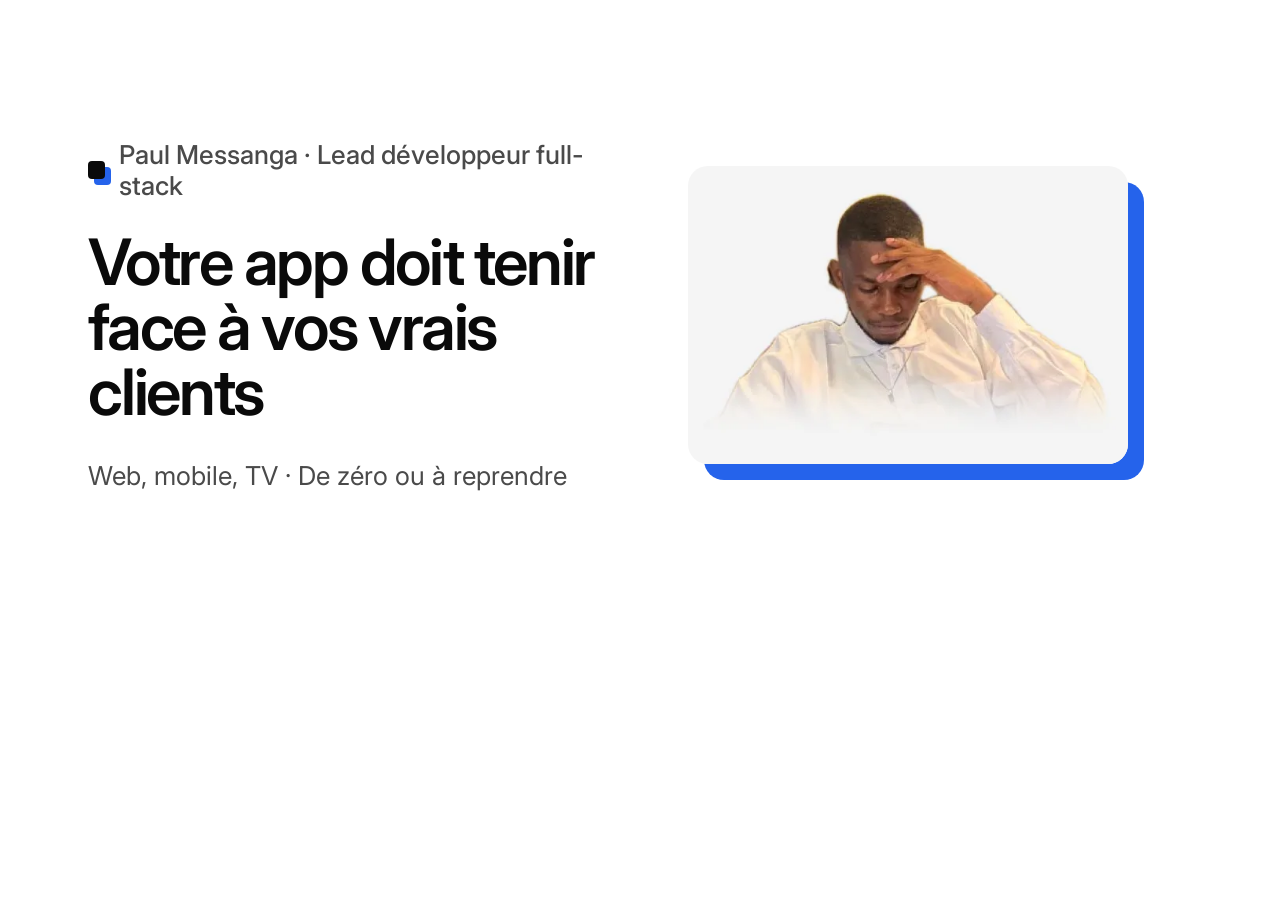
<file: tools/og.html>
<!doctype html><html data-theme="light"><head><meta charset="utf-8">
<link rel="stylesheet" href="https://fonts.googleapis.com/css2?family=Inter:wght@500;600&display=swap">
<style>body{margin:0;width:1200px;height:630px;background:#fff;color:#0A0A0A;font-family:Inter,Arial,sans-serif;display:grid;grid-template-columns:1fr 440px;gap:56px;align-items:center;padding:0 72px 0 88px;box-sizing:border-box}
.ph{width:440px;height:auto;border-radius:20px;box-shadow:16px 16px 0 #2563EB}
.k{display:flex;align-items:center;gap:14px;font-weight:500;font-size:26px;color:#4A4A4A}.m{width:18px;height:18px;border-radius:4px;background:#0A0A0A;box-shadow:6px 6px 0 #2563EB}
h1{font-weight:600;font-size:64px;line-height:1.02;letter-spacing:-.035em;margin:28px 0 0;max-width:14ch}.f{margin-top:36px;font-size:26px;color:#4A4A4A}.f b{color:#15803D;font-weight:600}</style></head>
<body><div><p class="k"><span class="m"></span><span id="k"></span></p><h1 id="h"></h1><p class="f" id="f"></p></div><img class="ph" src="../assets/img/paul.webp" alt="">
<script>const fr={k:"Paul Messanga · Lead développeur full-stack",h:"Votre app doit tenir face à vos vrais clients",f:"Web, mobile, TV · De zéro ou à reprendre"};const en={k:"Paul Messanga · Lead full-stack developer",h:"Your app has to hold up for real customers",f:"Web, mobile, TV · From scratch or taken over"};const t=new URLSearchParams(location.search).get("lang")==="en"?en:fr;for(const id of ["k","h","f"])document.getElementById(id).textContent=t[id];</script></body></html>
</file>
<file: assets/css/styles.css>
/* ==========================================================================
   Paul Messanga, portfolio v2 — warm creative studio
   Cream and sand, one terracotta accent, a chameleon that adapts to the theme.
   Only transform and opacity animate. Everything still reads without JS.
   ========================================================================== */

/* Tokens ---------------------------------------------------------------- */
:root {
  --bg: #FFFFFF;
  --bg-2: #F5F5F5;
  --surface: #FFFFFF;
  --ink: #0A0A0A;
  --ink-2: #4A4A4A;
  --ink-3: #6B6B6B;
  --line: #E5E5E5;
  --accent: #2563EB;
  --accent-strong: #1D4ED8;
  --accent-soft: #EEF3FE;
  --on-accent: #FFFFFF;
  --leaf: #15803D;
  --shadow: 0 1px 2px rgba(0, 0, 0, .04), 0 8px 24px -12px rgba(0, 0, 0, .12);
  --shadow-lift: 0 2px 4px rgba(0, 0, 0, .05), 0 16px 32px -16px rgba(0, 0, 0, .18);
  --contact-bg: #0A0A0A;
  --contact-ink: #FAFAFA;
  --contact-ink-2: #B5B5B5;

  /* Chameleon: green on cream */
  --cham-body: #6DB36A;
  --cham-dark: #4A8A48;
  --cham-belly: #F3E3B3;
  --cham-stripe: #2F5A2F;
  --cham-cheek: #F2A7A0;
  --cham-branch: #8A5A3B;
  --cham-eye: #FFFDF9;
  --cham-pupil: #2A1F1A;


  --font-display: "Inter", system-ui, -apple-system, "Segoe UI", Roboto, Arial, sans-serif;
  --font-body: "Inter", system-ui, -apple-system, "Segoe UI", Roboto, Arial, sans-serif;
  --font-mono: ui-monospace, "SF Mono", Menlo, Consolas, monospace;

  --fs-xs: .8125rem;
  --fs-sm: .9375rem;
  --fs-body: clamp(1rem, .97rem + .15vw, 1.0625rem);
  --fs-lead: clamp(1.125rem, 1.05rem + .35vw, 1.3125rem);
  --fs-h4: clamp(1.25rem, 1.15rem + .45vw, 1.5rem);
  --fs-h2: clamp(1.875rem, 1.45rem + 1.9vw, 3rem);
  --fs-h1: clamp(2.375rem, 1.6rem + 3.4vw, 4.5rem);

  --s-1: .25rem; --s-2: .5rem; --s-3: .75rem; --s-4: 1rem; --s-5: 1.5rem;
  --s-6: 2rem; --s-7: 3rem; --s-8: 4rem; --s-9: 6rem;
  --section-y: clamp(4rem, 2.8rem + 5vw, 7rem);
  --gutter: clamp(1rem, .6rem + 1.8vw, 2rem);
  --max: 72rem;
  --r-card: 16px;
  --r-sm: 10px;
  --ease: cubic-bezier(.2, .7, .2, 1);
  --d-1: 150ms; --d-2: 250ms; --d-3: 400ms;
  /* Hero illustration scene (the character keeps its own colours) */
  --art-bg: #F3EDE6; --art-wall-2: #E6D8C8; --art-window: #FFFFFF; --art-window-bar: #F3EDE6;
  --art-furniture: #E2D3C3; --art-furniture-2: #FFFFFF; --art-wood: #D98E2B;
  --art-lamp: #F59E0B; --art-lamp-glow: #FFF4D6; --art-cord: #0A0A0A;
  --art-plant-1: #3F6E4A; --art-plant-2: #6FA37B; --art-pot: #FFFFFF;
  --art-line: #0A0A0A; --art-device: #0A0A0A; --art-device-edge: #0A0A0A; --art-screen: #FFFFFF;
  --art-accent: #2563EB; --art-shadow: rgba(10,10,10,.08); --art-rim: rgba(255,255,255,0);
  --art-char-shade: rgba(16,20,36,0); --art-lamp-spill: rgba(245,158,11,0);
  --notif-bg: #FFFFFF; --notif-ink: #0A0A0A; --notif-meta: #6B6B6B; --notif-shadow: 0 8px 24px rgb(10 10 10 / .12);
  color-scheme: light;
}

/* Dark: written for the explicit choice and for "system" */
:root[data-theme="dark"] {
  --bg: #0A0A0A; --bg-2: #121212; --surface: #161616;
  --ink: #FAFAFA; --ink-2: #C4C4C4; --ink-3: #9A9A9A; --line: #262626;
  --accent: #60A5FA; --accent-strong: #93C5FD; --accent-soft: #0F1C33; --on-accent: #0A0A0A;
  --leaf: #4ADE80;
  --shadow: none; --shadow-lift: none;
  --contact-bg: #000000; --contact-ink: #FAFAFA; --contact-ink-2: #A8A8A8;
  --art-bg: #1B1714; --art-wall-2: #2C2520; --art-window: #22304A; --art-window-bar: #1B1714;
  --art-furniture: #3A312A; --art-furniture-2: #4A4038; --art-wood: #B9762B;
  --art-lamp: #F59E0B; --art-lamp-glow: #FDE68A; --art-cord: #8A8A8A;
  --art-plant-1: #3B6B47; --art-plant-2: #4F8A5E; --art-pot: #D4D4D4;
  --art-line: #0A0A0A; --art-device: #0A0A0A; --art-device-edge: #52525B; --art-screen: #F5F5F5;
  --art-accent: #3B82F6; --art-shadow: rgba(0,0,0,.35); --art-rim: rgba(255,255,255,.14);
  --art-char-shade: rgba(16,20,36,.22); --art-lamp-spill: rgba(245,158,11,.16);
  --notif-bg: #1F1F1F; --notif-ink: #FAFAFA; --notif-meta: #A3A3A3; --notif-shadow: 0 8px 24px rgb(0 0 0 / .5);
  color-scheme: dark;
}
@media (prefers-color-scheme: dark) {
  :root:not([data-theme="light"]) {
    --bg: #0A0A0A; --bg-2: #121212; --surface: #161616;
  --ink: #FAFAFA; --ink-2: #C4C4C4; --ink-3: #9A9A9A; --line: #262626;
  --accent: #60A5FA; --accent-strong: #93C5FD; --accent-soft: #0F1C33; --on-accent: #0A0A0A;
  --leaf: #4ADE80;
  --shadow: none; --shadow-lift: none;
  --contact-bg: #000000; --contact-ink: #FAFAFA; --contact-ink-2: #A8A8A8;
  --art-bg: #1B1714; --art-wall-2: #2C2520; --art-window: #22304A; --art-window-bar: #1B1714;
  --art-furniture: #3A312A; --art-furniture-2: #4A4038; --art-wood: #B9762B;
  --art-lamp: #F59E0B; --art-lamp-glow: #FDE68A; --art-cord: #8A8A8A;
  --art-plant-1: #3B6B47; --art-plant-2: #4F8A5E; --art-pot: #D4D4D4;
  --art-line: #0A0A0A; --art-device: #0A0A0A; --art-device-edge: #52525B; --art-screen: #F5F5F5;
  --art-accent: #3B82F6; --art-shadow: rgba(0,0,0,.35); --art-rim: rgba(255,255,255,.14);
  --art-char-shade: rgba(16,20,36,.22); --art-lamp-spill: rgba(245,158,11,.16);
  --notif-bg: #1F1F1F; --notif-ink: #FAFAFA; --notif-meta: #A3A3A3; --notif-shadow: 0 8px 24px rgb(0 0 0 / .5);
  color-scheme: dark;
  }
}

/* Base ------------------------------------------------------------------ */
*, *::before, *::after { box-sizing: border-box; }
html { scroll-behavior: smooth; scroll-padding-top: 5.5rem; -webkit-text-size-adjust: 100%; }
@view-transition { navigation: auto; }
body {
  margin: 0; background: var(--bg); color: var(--ink);
  font: 400 var(--fs-body)/1.6 var(--font-body);
  -webkit-font-smoothing: antialiased; text-rendering: optimizeLegibility;
}
img, svg { display: block; max-width: 100%; }
h1, h2, h3, h4, .h4 { font-family: var(--font-display); font-weight: 600; letter-spacing: -0.02em; margin: 0; text-wrap: balance; }
h5, .h5 { font: 600 1.0625rem/1.35 var(--font-body); margin: 0; }
p { margin: 0; text-wrap: pretty; }
ul, ol { margin: 0; padding: 0; list-style: none; }
a { color: inherit; }
.mono { font-family: var(--font-mono); font-size: .92em; }
.wrap { width: min(100% - 2 * var(--gutter), var(--max)); margin-inline: auto; }
.sprite { position: absolute; width: 0; height: 0; overflow: hidden; }
.visually-hidden {
  position: absolute !important; width: 1px; height: 1px; overflow: hidden;
  clip: rect(0 0 0 0); clip-path: inset(50%); white-space: nowrap;
}
:focus-visible { outline: 3px solid var(--accent); outline-offset: 2px; border-radius: 6px; }
.skip {
  position: absolute; left: var(--s-4); top: -100px; z-index: 1000;
  background: var(--ink); color: var(--bg); padding: var(--s-3) var(--s-4);
  border-radius: var(--r-sm); font-weight: 600; text-decoration: none;
}
.skip:focus { top: var(--s-4); }

.icon { width: 20px; height: 20px; flex: none; fill: none; stroke: currentColor; stroke-width: 1.75; stroke-linecap: round; stroke-linejoin: round; }
.icon-xs { width: 14px; height: 14px; }
.icon-brand { fill: currentColor; stroke: none; }

/* Buttons ---------------------------------------------------------------- */
.btn {
  display: inline-flex; align-items: center; justify-content: center; gap: var(--s-2);
  min-height: 48px; padding: 0 var(--s-5); border-radius: 999px;
  border: 1.5px solid var(--ink); background: var(--ink); color: var(--bg);
  font: 500 var(--fs-sm)/1.1 var(--font-body); text-decoration: none; cursor: pointer;
  transition: transform var(--d-2) var(--ease), background-color var(--d-2) var(--ease), box-shadow var(--d-2) var(--ease), color var(--d-2) var(--ease);
}
.btn:hover { background: var(--ink-2); border-color: var(--ink-2); transform: translateY(-1px); }
.btn:active { transform: translateY(0) scale(.98); }
.btn .btn-arrow { transition: transform var(--d-2) var(--ease); }
.btn:hover .btn-arrow { transform: translateX(3px); }
.btn-ghost:hover .btn-arrow { transform: translateY(3px); }
.btn-ghost { background: transparent; color: var(--ink); border-color: var(--ink); box-shadow: none; }
.btn-ghost:hover { background: var(--ink); color: var(--bg); border-color: var(--ink); }
.btn-small { min-height: 40px; padding: 0 var(--s-4); }
.btn-meta { font: 400 var(--fs-xs)/1 var(--font-mono); opacity: .75; }
.btn-invert { background: var(--contact-ink); border-color: var(--contact-ink); color: var(--contact-bg); }
.btn-invert:hover { background: #D4D4D4; border-color: #D4D4D4; color: #0A0A0A; }
.btn-ghost-invert { background: transparent; color: var(--contact-ink); border-color: rgba(251, 245, 236, .5); box-shadow: none; }
.btn-ghost-invert:hover { background: var(--contact-ink); color: var(--contact-bg); border-color: var(--contact-ink); }
.actions { display: flex; flex-wrap: wrap; gap: var(--s-3); }

.icon-btn {
  display: inline-flex; align-items: center; justify-content: center; gap: 6px;
  min-width: 44px; height: 44px; padding: 0 10px; border-radius: 999px;
  border: 1px solid var(--line); background: var(--surface); color: var(--ink);
  font: 600 var(--fs-xs)/1 var(--font-body); text-decoration: none; cursor: pointer;
  transition: transform var(--d-1) var(--ease), border-color var(--d-1) var(--ease);
}
.icon-btn:hover { border-color: var(--ink-3); transform: translateY(-1px); }
.icon-btn[hidden] { display: none; }
.icon-btn-accent { background: var(--leaf); color: #FFFFFF; border-color: var(--leaf); }
:root[data-theme="dark"] .icon-btn-accent { color: #052E16; }
@media (prefers-color-scheme: dark) { :root:not([data-theme="light"]) .icon-btn-accent { color: #052E16; } }

/* Links */
.link, .link-plain {
  display: inline-flex; align-items: center; gap: 4px; min-height: 44px;
  color: var(--ink); text-decoration: underline; text-decoration-color: var(--accent);
  text-decoration-thickness: 1.5px; text-underline-offset: 4px; font-weight: 600; font-size: var(--fs-sm);
}
.link:hover { color: var(--accent-strong); }
.link-plain { color: inherit; text-decoration: none; font-weight: 400; }

/* Header ----------------------------------------------------------------- */
.site-header {
  position: sticky; top: 0; z-index: 100;
  background: color-mix(in srgb, var(--bg) 86%, transparent);
  backdrop-filter: saturate(140%) blur(12px); -webkit-backdrop-filter: saturate(140%) blur(12px);
  border-bottom: 1px solid transparent;
  transition: border-color var(--d-2) var(--ease), transform var(--d-3) var(--ease);
  /* Own compositor layer: stops Safari from flickering the blurred header over animated content */
  transform: translateY(0); will-change: transform;
}
.site-header.is-scrolled { border-bottom-color: var(--line); }
.site-header.is-hidden { transform: translateY(calc(-100% - 2px)); }
.header-inner { display: flex; align-items: center; gap: var(--s-4); min-height: 4.5rem; }
.brand { white-space: nowrap; display: inline-flex; align-items: center; gap: var(--s-2); font: 600 1rem/1 var(--font-display); letter-spacing: -0.01em; text-decoration: none; min-height: 44px; margin-right: auto; }
.nav-list { display: flex; gap: var(--s-5); }
.nav-list a { display: inline-flex; align-items: center; min-height: 44px; font-size: var(--fs-sm); font-weight: 600; color: var(--ink-2); text-decoration: none; position: relative; }
.nav-list a::after {
  content: ""; position: absolute; left: 0; right: 0; bottom: 8px; height: 2px; border-radius: 2px;
  background: var(--accent); transform: scaleX(0); transform-origin: left; transition: transform var(--d-2) var(--ease);
}
.nav-list a:hover, .nav-list a[aria-current="true"] { color: var(--ink); }
.nav-list a:hover::after, .nav-list a[aria-current="true"]::after { transform: scaleX(1); }
.header-actions { display: flex; align-items: center; gap: var(--s-2); }
.theme-icon { display: none; }
:root:not([data-theme]) .theme-icon[data-show="system"],
:root[data-theme="light"] .theme-icon[data-show="light"],
:root[data-theme="dark"] .theme-icon[data-show="dark"] { display: inline-flex; }
.menu-btn { display: none; }
.menu-close { display: none; }
.menu-btn[aria-expanded="true"] .menu-open { display: none; }
.menu-btn[aria-expanded="true"] .menu-close { display: inline-flex; }

.progress { position: fixed; top: 0; left: 0; right: 0; z-index: 101; height: 3px; overflow: hidden; pointer-events: none; }
.progress span { display: block; height: 100%; background: var(--accent); transform: scaleX(0); transform-origin: left; }

@media (max-width: 63.99rem) { .nav-list { gap: var(--s-4); } }
@media (max-width: 51.99rem) {
  .menu-btn { display: inline-flex; }
  .header-cta { display: none; }
  .nav {
    position: fixed; inset: 4.5rem 0 auto 0; z-index: 200; display: none;
    padding: var(--s-3) var(--gutter) var(--s-6); background: var(--bg);
    border-bottom: 1px solid var(--line); box-shadow: var(--shadow-lift);
  }
  .nav.is-open { display: block; }
  .nav-list { flex-direction: column; gap: 0; }
  .nav-list li { border-bottom: 1px solid var(--line); }
  .nav-list a { font: 600 1.5rem/1 var(--font-display); color: var(--ink); min-height: 64px; width: 100%; }
  .nav-list a::after { display: none; }
}

/* Hero ------------------------------------------------------------------- */
.hero {
  position: relative; overflow: hidden; isolation: isolate;
  padding-block: clamp(2.5rem, 1.5rem + 4vw, 5rem) var(--s-8);
  background: var(--bg);
}
.hero-grid { display: grid; gap: var(--s-6); align-items: center; }
@media (min-width: 60rem) { .hero-grid { grid-template-columns: 1.1fr .9fr; gap: var(--s-7); } }
.hero-meta { display: flex; flex-wrap: wrap; align-items: center; gap: var(--s-2) 0; margin: 0; font-size: var(--fs-sm); color: var(--ink-2); }
.hero-meta-item { display: inline-flex; align-items: center; gap: 6px; }
.hero-meta-item + .hero-meta-item::before { content: ""; width: 1px; height: 14px; margin: 0 var(--s-3); background: var(--line); }
.hero-meta-lead { color: var(--ink); font-weight: 600; }

.hero h1 { font-size: var(--fs-h1); line-height: 1.02; letter-spacing: -0.035em; margin-top: var(--s-4); max-width: 18ch; }
.lead { font-size: var(--fs-lead); line-height: 1.5; color: var(--ink-2); max-width: 46ch; margin-top: var(--s-5); }
.hero .actions { margin-top: var(--s-6); }


/* Hero photo */
.hero-art { margin: 0; position: relative; aspect-ratio: 9 / 16; max-height: 40rem; width: 100%; max-width: 22.5rem; justify-self: center; border-radius: var(--r-card); background: var(--art-bg); display: flex; align-items: flex-end; justify-content: center; overflow: hidden; }
.hero-art > svg { display: block; position: relative; width: 100%; height: 100%; }
.notif { position: absolute; top: var(--s-5); left: var(--s-4); right: var(--s-4); display: flex; gap: var(--s-3); align-items: flex-start; padding: var(--s-3); border-radius: 14px; background: var(--notif-bg); color: var(--notif-ink); box-shadow: var(--notif-shadow); font-size: var(--fs-sm); line-height: 1.35; z-index: 1; }
.notif-icon { flex: none; display: grid; place-items: center; width: 32px; height: 32px; border-radius: 8px; background: #2563EB; color: #FFFFFF; }
.notif-icon svg { width: 16px; height: 16px; }
.notif-text { display: grid; gap: 2px; }
.notif-meta { font-size: 12px; color: var(--notif-meta); }
.motion-ok .notif { animation: notif-in .6s cubic-bezier(.2,.7,.2,1) .8s both; }

/* Hero illustration life. One 6s cycle: the phone buzzes, the signal ripples,
   the card drops in (first run synced with .notif); the rest breathes gently. */
.hero-art :is(.ha-a-plant, .ha-a-head, .ha-a-body, .ha-a-arm-l, .ha-a-arm-r, .ha-a-phone, .ha-a-steam) { transform-box: fill-box; }
.motion-ok .ha-a-body { transform-origin: 50% 100%; animation: ha-breathe 5s ease-in-out infinite; }
.motion-ok .ha-a-head { transform-origin: 50% 100%; animation: ha-nod 4s ease-in-out infinite; }
.motion-ok .ha-a-arm-l { animation: ha-type .32s ease-in-out infinite alternate; }
.motion-ok .ha-a-arm-r { animation: ha-type .32s ease-in-out .16s infinite alternate; }
.motion-ok .ha-a-plant { transform-origin: 50% 100%; animation: ha-sway 6s ease-in-out infinite; }
.motion-ok .ha-a-glow { animation: ha-glow 4s ease-in-out infinite; }
.motion-ok .ha-a-steam { animation: ha-steam 3s ease-out infinite; }
.motion-ok .ha-a-steam-2 { animation-delay: 1.5s; }
.motion-ok .ha-a-phone { transform-origin: 50% 50%; animation: ha-buzz 6s linear .3s infinite; }
.motion-ok .ha-a-screen { animation: ha-screen 6s ease-out .3s infinite; }
.motion-ok .ha-a-ping { opacity: 0; animation: ha-ping 6s ease-out .4s infinite; }
.motion-ok .ha-a-ping-2 { animation-delay: .55s; }
@keyframes ha-breathe { 50% { transform: scaleY(1.008); } }
@keyframes ha-nod { 0%, 100% { transform: rotate(0); } 30% { transform: rotate(-1.6deg) translateY(1px); } 60% { transform: rotate(1deg); } }
@keyframes ha-type { to { transform: translateY(-1.5px); } }
@keyframes ha-sway { 0%, 100% { transform: rotate(-2deg); } 50% { transform: rotate(2.5deg); } }
@keyframes ha-glow { 0%, 100% { opacity: .75; } 50% { opacity: 1; } }
@keyframes ha-steam { 0% { transform: translateY(4px); opacity: 0; } 30% { opacity: .45; } 100% { transform: translateY(-10px); opacity: 0; } }
@keyframes ha-buzz {
  0%, 9%, 100% { transform: none; }
  1%, 5% { transform: translateX(-1.5px) rotate(-2deg); }
  3%, 7% { transform: translateX(1.5px) rotate(2deg); }
}
@keyframes ha-screen { 0% { opacity: .55; } 4%, 40% { opacity: 1; } 70%, 100% { opacity: .55; } }
@keyframes ha-ping { 0% { opacity: 0; } 4% { opacity: 1; } 22%, 100% { opacity: 0; } }
@keyframes notif-in { from { opacity: 0; transform: translateY(-16px); } }

.figures { display: grid; grid-template-columns: repeat(2, minmax(0, 1fr)); gap: var(--s-5) var(--s-4); margin: var(--s-7) 0 0; padding-top: var(--s-5); border-top: 1px solid var(--line); }
@media (min-width: 60rem) { .figures { grid-template-columns: repeat(4, minmax(0, 1fr)); } }
.figures dt { font: 600 clamp(1.75rem, 1.4rem + 1.6vw, 2.5rem)/1 var(--font-display); font-variant-numeric: tabular-nums; color: var(--ink); letter-spacing: -0.03em; }
.figures dd { margin: var(--s-2) 0 0; font-size: var(--fs-sm); color: var(--ink-2); max-width: 26ch; }

/* Section heads */
.eyebrow { display: inline-flex; align-items: center; gap: var(--s-2); font-size: var(--fs-sm); font-weight: 600; color: var(--accent-strong); }
.section-head h2, .contact h2 { font-size: var(--fs-h2); line-height: 1.08; letter-spacing: -0.03em; margin-top: var(--s-3); }

/* Services: a list of rows, not cards ------------------------------------ */
.services { border-top: 1.5px solid var(--ink); }
.service { display: grid; gap: var(--s-2) var(--s-5); padding: var(--s-5) 0; border-bottom: 1px solid var(--line); grid-template-columns: 44px 1fr; }
.service-icon { grid-row: span 3; width: 44px; height: 44px; border-radius: 10px; display: grid; place-items: center; border: 1px solid var(--line); color: var(--ink); }
.service-title { font-size: var(--fs-h4); line-height: 1.2; }
.service-pain { color: var(--ink-2); }
.service-promise { display: flex; gap: var(--s-2); align-items: flex-start; font-weight: 600; }
.service-check { color: var(--leaf); margin-top: 3px; }
@media (min-width: 60rem) {
  .service { grid-template-columns: 44px 1.1fr 1.2fr 1.2fr; align-items: start; gap: var(--s-6); padding: var(--s-6) 0; }
  .service-icon { grid-row: auto; }
}
.section-cta { margin-top: var(--s-7); }

/* Work: varied card sizes, each with a small product screen --------------- */
.work { display: grid; gap: var(--s-4); }
@media (min-width: 44rem) {
  .work { grid-template-columns: repeat(2, minmax(0, 1fr)); }
  .work-stackz, .work-dermora { grid-column: 1 / -1; }
}
@media (min-width: 64rem) {
  .work { grid-template-columns: repeat(6, minmax(0, 1fr)); }
  .work-stackz { grid-column: span 4; }
  .work-adsquid { grid-column: span 2; }
  .work-docta, .work-epiltech, .work-cooltchop { grid-column: span 2; }
  .work-dermora { grid-column: 1 / -1; }
  .work-dermora .work-inner { display: grid; grid-template-columns: 1fr 1fr; align-items: center; }
  .work-dermora .work-screen { height: 100%; aspect-ratio: auto; min-height: 280px; }
}
.work-inner {
  --rx: 0deg; --ry: 0deg; --lift: 0px;
  height: 100%; display: flex; flex-direction: column;
  padding: var(--s-2); border-radius: var(--r-card); background: var(--surface); border: 1px solid var(--line);
  transform: perspective(1400px) translateY(var(--lift)) rotateX(var(--rx)) rotateY(var(--ry));
  transition: transform var(--d-2) var(--ease), border-color var(--d-2) var(--ease), box-shadow var(--d-2) var(--ease);
}
.work-card:hover .work-inner, .work-card:focus-within .work-inner { --lift: -4px; border-color: color-mix(in srgb, var(--accent) 45%, var(--line)); box-shadow: var(--shadow-lift); }
.work-card.is-tilting .work-inner { transition-duration: 80ms; }
/* Whole card clickable: the project link stretches over the card (one link, one tab stop) */
.work-inner { position: relative; }
.has-link .work-inner { cursor: pointer; }
.work-link::after { content: ""; position: absolute; inset: 0; z-index: 2; border-radius: var(--r-card); }
.work-link:focus-visible { outline: none; }
.work-card:has(.work-link:focus-visible) .work-inner { outline: 3px solid var(--accent); outline-offset: 3px; }
.has-link:hover .work-link { color: var(--accent-strong); }
.work-screen { position: relative; aspect-ratio: 16 / 10; border-radius: var(--r-sm); background: var(--bg-2); overflow: hidden; }
.work-body { display: flex; flex-direction: column; gap: var(--s-2); padding: var(--s-4) var(--s-3) var(--s-3); flex: 1; }
.work-meta { font: 400 var(--fs-xs)/1.4 var(--font-mono); color: var(--ink-3); }
.work-body h3 { font-size: var(--fs-h4); line-height: 1.15; }
.work-result { color: var(--ink-2); font-size: var(--fs-sm); }
.work-foot { margin-top: auto; padding-top: var(--s-2); display: flex; flex-wrap: wrap; align-items: center; justify-content: space-between; gap: var(--s-2) var(--s-4); }
.tags { display: flex; flex-wrap: wrap; gap: 6px; }
.tags li { display: inline-flex; align-items: center; gap: 6px; font: 500 var(--fs-xs)/1 var(--font-body); color: var(--ink-2); padding: 6px 9px; border-radius: 6px; border: 1px solid var(--line); }
.brand-icon { width: 14px; height: 14px; fill: currentColor; flex: none; transition: fill var(--d-2) var(--ease); }
.work-card:hover .brand-icon { fill: var(--brand); }
:root[data-theme="dark"] .work-card:hover .brand-icon { fill: currentColor; }

/* Mini screens */
.scr { position: absolute; inset: 0; display: grid; place-items: center; padding: var(--s-4); font-size: 11px; line-height: 1.3; color: var(--ink); }
.work-card .scr > * { transition: transform var(--d-3) var(--ease); }
.work-card:hover .scr > * { transform: translateY(-3px); }
.phone { align-self: end; width: min(62%, 220px); height: 92%; margin-bottom: -16px; padding: 12px 12px 0; border-radius: 22px 22px 0 0; border: 5px solid var(--ink); border-bottom: 0; background: var(--surface); display: flex; flex-direction: column; gap: 8px; }

.tv { width: 90%; padding: 12px; border-radius: 10px; background: #111111; border: 4px solid #000000; color: #FAFAFA; }
.tv-row { display: flex; justify-content: space-between; font-weight: 600; margin-bottom: 10px; }
.tv-live { display: inline-flex; align-items: center; gap: 5px; color: #4ADE80; }
.tv-live i { width: 6px; height: 6px; border-radius: 50%; background: #4ADE80; }
.tv-tiles { display: flex; gap: 8px; }
.tv-tiles li { flex: 1; aspect-ratio: 3 / 4; border-radius: 6px; display: flex; align-items: flex-end; padding: 6px; background: #242424; color: #C4C4C4; }
.tv-tiles li span { overflow: hidden; text-overflow: ellipsis; white-space: nowrap; }
.tv-tiles li.is-focus { background: #2563EB; color: #FFF; outline: 2px solid #FAFAFA; outline-offset: 2px; transform: scale(1.06); }
.tv-stand { position: absolute; bottom: 10%; left: 50%; width: 22%; height: 4px; margin-left: -11%; border-radius: 4px; background: var(--ink-3); opacity: .5; }
.scr-tv { align-content: center; }

.pay { width: 78%; padding: 14px; border-radius: 12px; background: var(--surface); border: 1px solid var(--line); box-shadow: var(--shadow); }
.pay-title { font-weight: 600; margin-bottom: 8px; }
.pay li { display: flex; justify-content: space-between; align-items: center; padding: 6px 0; border-bottom: 1px solid var(--line); }
.pay-ok { width: 14px; height: 14px; color: var(--leaf); }
.pay-status { display: inline-flex; align-items: center; gap: 6px; margin-top: 10px; padding: 4px 8px; border-radius: 6px; background: color-mix(in srgb, var(--leaf) 16%, transparent); color: var(--leaf); font-weight: 600; }
.pay-status i { width: 6px; height: 6px; border-radius: 50%; background: currentColor; }

.chat-head { display: flex; align-items: center; gap: 8px; font-weight: 600; padding-bottom: 6px; border-bottom: 1px solid var(--line); }
.avatar { width: 24px; height: 24px; border-radius: 50%; display: grid; place-items: center; background: var(--bg-2); color: var(--ink); font-weight: 600; }
.bub { max-width: 85%; padding: 6px 9px; border-radius: 12px; }
.bub-in { background: var(--bg-2); border-bottom-left-radius: 4px; }
.bub-out { align-self: flex-end; background: var(--ink); color: var(--bg); border-bottom-right-radius: 4px; }
.chat-cta { margin-top: auto; margin-bottom: 12px; padding: 7px; border-radius: 999px; text-align: center; font-weight: 600; background: var(--ink); color: var(--bg); }

.cal { width: 80%; padding: 14px; border-radius: 12px; background: var(--surface); border: 1px solid var(--line); box-shadow: var(--shadow); }
.cal-title { font-weight: 600; margin-bottom: 8px; }
.cal-days { display: grid; grid-template-columns: repeat(5, 1fr); gap: 6px; }
.cal-days li { display: grid; gap: 4px; justify-items: center; }
.cal-days b { font-weight: 600; color: var(--ink-3); }
.cal-days span { width: 100%; height: 12px; border-radius: 4px; background: var(--bg-2); }
.cal-days li.is-booked span:first-of-type { background: var(--accent); height: 28px; }
.cal-paid { display: flex; align-items: center; gap: 6px; margin-top: 10px; color: var(--leaf); font-weight: 600; }
.cal-paid .icon { width: 14px; height: 14px; }

.order { display: grid; gap: 0; padding-top: 6px; }
.order li { position: relative; display: flex; align-items: center; gap: 10px; padding: 8px 0; color: var(--ink-3); }
.order li i { width: 12px; height: 12px; border-radius: 50%; border: 2px solid var(--line); background: var(--surface); flex: none; z-index: 1; }
.order li:not(:last-child)::after { content: ""; position: absolute; left: 5px; top: 22px; bottom: -6px; width: 2px; background: var(--line); }
.order li.is-done { color: var(--ink); }
.order li.is-done i { background: var(--leaf); border-color: var(--leaf); }
.order li.is-done::after { background: var(--leaf); }
.order li.is-now { color: var(--ink); font-weight: 600; }
.order li.is-now i { border-color: var(--accent); box-shadow: 0 0 0 4px var(--accent-soft); }

.scan-title { font-weight: 600; }
.face { width: 72%; margin: 0 auto; border-radius: 12px; background: var(--bg-2); }
.face-svg { width: 100%; height: auto; display: block; }
.face-svg .f-skin { fill: #C68B62; }
.face-svg .f-neck, .face-svg .f-shoulders { fill: #A8714C; }
.face-svg .f-shoulders { fill: var(--ink-2); }
.face-svg .f-hair { fill: #1A1A1A; }
.face-svg .f-eye { fill: #1A1A1A; }
.face-svg .f-line { fill: none; stroke: #6E4529; stroke-width: 1.6; stroke-linecap: round; stroke-linejoin: round; }
.face-svg .f-mesh { fill: none; stroke: var(--accent); stroke-width: .8; opacity: .8; }
.face-svg .f-pts { fill: var(--accent); }
.face-svg .f-corner { fill: none; stroke: var(--accent); stroke-width: 2.4; stroke-linecap: round; }
.scan-steps { display: flex; justify-content: space-between; gap: 4px; }
.scan-steps li { flex: 1; text-align: center; padding: 4px 0; border-radius: 6px; background: var(--bg-2); color: var(--ink-3); }
.scan-steps li.is-done { background: var(--accent-soft); color: var(--accent-strong); font-weight: 600; }

/* Simulated apps come alive on hover (and once in view on touch screens) */
.motion-ok .work-card:is(:hover, .play) .tv-tiles li { animation: tv-focus 2.5s var(--ease) infinite; animation-delay: calc(var(--n) * .5s); }
.motion-ok .work-card:is(:hover, .play) .tv-tiles li.is-focus { background: #242424; color: #C4C4C4; outline: 0; transform: none; }
@keyframes tv-focus {
  0%, 18% { background: #2563EB; color: #FFFFFF; transform: scale(1.06); outline: 2px solid #FAFAFA; outline-offset: 2px; }
  24%, 100% { background: #242424; color: #C4C4C4; transform: none; outline: 0 solid transparent; }
}
.motion-ok .work-card:is(:hover, .play) .pay-ok { animation: check-in .35s var(--ease) both; animation-delay: calc(.2s + var(--n) * .35s); }
.motion-ok .work-card:is(:hover, .play) .pay-status { animation: fade-up .4s var(--ease) 1.3s both; }
.motion-ok .work-card:is(:hover, .play) .bub-in { animation: fade-up .4s var(--ease) .1s both; }
.motion-ok .work-card:is(:hover, .play) .bub-out { animation: fade-up .4s var(--ease) .8s both; }
.motion-ok .work-card:is(:hover, .play) .chat-cta { animation: fade-up .4s var(--ease) 1.4s both; }
.motion-ok .work-card:is(:hover, .play) .cal-days li.is-booked span:first-of-type { animation: grow .5s var(--ease) .3s both; transform-origin: top; }
.motion-ok .work-card:is(:hover, .play) .cal-paid { animation: fade-up .4s var(--ease) .9s both; }
.motion-ok .work-card:is(:hover, .play) .order li i { animation: step-fill 2.4s var(--ease) both; animation-delay: calc(var(--n) * .45s); }
.motion-ok .work-card:is(:hover, .play) .f-pts circle { animation: check-in .3s var(--ease) both; }
.motion-ok .work-card:is(:hover, .play) .f-pts circle:nth-child(2) { animation-delay: .15s; }
.motion-ok .work-card:is(:hover, .play) .f-pts circle:nth-child(3) { animation-delay: .3s; }
.motion-ok .work-card:is(:hover, .play) .f-pts circle:nth-child(4) { animation-delay: .45s; }
.motion-ok .work-card:is(:hover, .play) .f-pts circle:nth-child(5) { animation-delay: .6s; }
.motion-ok .work-card:is(:hover, .play) .f-pts circle:nth-child(6) { animation-delay: .75s; }
.motion-ok .work-card:is(:hover, .play) .f-pts circle:nth-child(7) { animation-delay: .9s; }
.motion-ok .work-card:is(:hover, .play) .f-mesh { stroke-dasharray: 200; animation: draw 1.2s var(--ease) both; }
.motion-ok .work-card:is(:hover, .play) .scan-steps li:nth-child(3) { animation: done-in .4s var(--ease) 1.4s both; }
.f-pts circle { transform-box: fill-box; transform-origin: center; }
@keyframes check-in { from { opacity: 0; transform: scale(.3); } }
@keyframes fade-up { from { opacity: 0; transform: translateY(6px); } }
@keyframes grow { from { transform: scaleY(0); } }
@keyframes draw { from { stroke-dashoffset: 200; } to { stroke-dashoffset: 0; } }
@keyframes step-fill { from { background: var(--surface); border-color: var(--line); } }
@keyframes done-in { to { background: var(--accent-soft); color: var(--accent-strong); font-weight: 600; } }

/* More shipped products */
.more-title { font-size: var(--fs-h4); margin: var(--s-8) 0 var(--s-4); }
.more { border-top: 1.5px solid var(--ink); }
.more li { display: grid; gap: 2px var(--s-5); padding: var(--s-3) 0; border-bottom: 1px solid var(--line); align-items: center; }
@media (min-width: 52rem) { .more li { grid-template-columns: 12rem 1fr auto; } }
.more-name { font-weight: 600; }
.more-text { color: var(--ink-2); font-size: var(--fs-sm); }
.more li.has-link { position: relative; cursor: pointer; }
.row-link::after { content: ""; position: absolute; inset: 0; }
.row-link:focus-visible { outline: none; }
.more li:has(.row-link:focus-visible) { outline: 3px solid var(--accent); outline-offset: 2px; border-radius: 6px; }
.more li.has-link:hover .row-link { color: var(--accent-strong); }

/* Generic sections -------------------------------------------------------- */
.section { padding-block: var(--section-y); border-top: 1px solid var(--line); }
.section-alt { background: var(--bg-2); }
.section-head { margin-bottom: var(--s-6); max-width: 46rem; }
.intro { margin-top: var(--s-4); color: var(--ink-2); }
.steps { display: grid; gap: var(--s-4); }
@media (min-width: 44rem) { .steps { grid-template-columns: repeat(2, minmax(0, 1fr)); } }
@media (min-width: 64rem) { .steps { grid-template-columns: repeat(3, minmax(0, 1fr)); } }
.step { display: flex; flex-direction: column; gap: var(--s-3); padding: var(--s-5); border-radius: var(--r-card); background: var(--surface); border: 1px solid var(--line); transition: border-color var(--d-2) var(--ease); }
.step:hover { border-color: var(--ink-3); }
.step-top { display: flex; align-items: center; justify-content: space-between; }
.step-icon { width: 44px; height: 44px; border-radius: 10px; display: grid; place-items: center; background: var(--ink); color: var(--bg); }
.step-n { font: 500 var(--fs-sm)/1 var(--font-mono); color: var(--ink-3); }
.step-title { font-size: var(--fs-h4); line-height: 1.2; }
.step-d { color: var(--ink-2); font-size: var(--fs-sm); }
.step-items { display: grid; gap: var(--s-2); font-size: var(--fs-sm); }
.step-items li { display: flex; gap: var(--s-2); align-items: flex-start; }
.step-check { width: 16px; height: 16px; color: var(--leaf); margin-top: 3px; }
.step-out { margin-top: auto; padding-top: var(--s-3); border-top: 1px solid var(--line); font-size: var(--fs-sm); font-weight: 600; }
.step-out span { display: block; font: 400 var(--fs-xs)/1.4 var(--font-mono); color: var(--accent-strong); margin-bottom: 2px; }

.path-grid { display: grid; gap: var(--s-6); }
@media (min-width: 60rem) {
  .path-grid { grid-template-columns: .85fr 1.15fr; gap: var(--s-9); align-items: start; }
  .path-grid .section-head { position: sticky; top: 7rem; }
}
.path-grid .section-head .btn { margin-top: var(--s-5); }
.timeline { border-top: 1.5px solid var(--ink); }
.timeline li { display: grid; gap: var(--s-1) var(--s-5); padding: var(--s-4) 0; border-bottom: 1px solid var(--line); }
@media (min-width: 40rem) { .timeline li { grid-template-columns: 8rem 1fr; } }
.t-year { font: 400 var(--fs-xs)/1.6 var(--font-mono); color: var(--ink-3); padding-top: 2px; }
.timeline p { color: var(--ink-2); font-size: var(--fs-sm); margin-top: 2px; }
.sub-title { font: 600 var(--fs-sm)/1 var(--font-body); color: var(--ink-3); margin: var(--s-6) 0 var(--s-3); }
.edu { display: grid; gap: var(--s-3); }
@media (min-width: 40rem) { .edu { grid-template-columns: repeat(3, minmax(0, 1fr)); } }
.edu li { display: grid; gap: 2px; padding: var(--s-4); background: var(--surface); border: 1px solid var(--line); border-radius: var(--r-sm); font-size: var(--fs-sm); }
.edu span { color: var(--ink-2); }

/* Contact ---------------------------------------------------------------- */
.contact { background: var(--contact-bg); color: var(--contact-ink); padding-block: var(--section-y); }
.contact-grid { display: grid; gap: var(--s-6); align-items: center; }
.contact .eyebrow { color: var(--contact-ink-2); }
.contact .lead { color: var(--contact-ink-2); }
.contact-who { display: flex; align-items: center; gap: var(--s-3); }
.avatar-photo { width: 56px; height: 56px; border-radius: 50%; object-fit: cover; border: 2px solid var(--contact-ink); }
.contact-who strong { display: block; font-weight: 600; }
.contact-who span span { display: block; font-size: var(--fs-sm); color: var(--contact-ink-2); }
.contact .actions { margin-top: var(--s-6); }
.contact-list { display: flex; flex-wrap: wrap; gap: var(--s-1) var(--s-5); margin-top: var(--s-6); color: var(--contact-ink-2); font-size: var(--fs-sm); }
.contact-list li, .contact-list a { display: inline-flex; align-items: center; gap: var(--s-2); min-height: 44px; }
.contact-list a { text-decoration: underline; text-underline-offset: 4px; text-decoration-color: rgba(251, 245, 236, .35); }
.contact-list a:hover { color: var(--contact-ink); }
.contact :focus-visible { outline-color: var(--contact-ink); }

.site-footer { background: var(--contact-bg); color: var(--contact-ink-2); border-top: 1px solid rgba(251, 245, 236, .1); }
.footer-inner { display: flex; flex-wrap: wrap; justify-content: space-between; gap: var(--s-2); padding-block: var(--s-5) calc(var(--s-5) + env(safe-area-inset-bottom)); font-size: var(--fs-xs); }

/* Mobile CTA bar: the next action is always one tap away ------------------ */
.cta-bar {
  position: fixed; left: var(--s-3); right: var(--s-3); bottom: calc(var(--s-3) + env(safe-area-inset-bottom)); z-index: 90;
  display: none; align-items: center; gap: var(--s-2); padding: 6px; border-radius: 999px;
  background: color-mix(in srgb, var(--surface) 92%, transparent); border: 1px solid var(--line); box-shadow: var(--shadow-lift);
  backdrop-filter: blur(12px); -webkit-backdrop-filter: blur(12px);
  transform: translateY(140%); visibility: hidden;
  transition: transform var(--d-3) var(--ease), visibility 0s linear var(--d-3);
}
.cta-bar.is-visible { transform: none; visibility: visible; transition: transform var(--d-3) var(--ease), visibility 0s; }
.cta-text { flex: 1; min-width: 0; padding-left: var(--s-3); font-size: var(--fs-sm); font-weight: 600; white-space: nowrap; overflow: hidden; text-overflow: ellipsis; }
@media (max-width: 51.99rem) {
  .cta-bar { display: flex; }
  body { padding-bottom: 80px; }
}

/* Dark theme refinements for accent text */
:root[data-theme="dark"] :is(.eyebrow, .step-out span) { color: var(--accent); }
@media (prefers-color-scheme: dark) {
  :root:not([data-theme="light"]) :is(.eyebrow, .step-out span) { color: var(--accent); }
}
.contact .eyebrow { color: var(--contact-ink-2); }

/* Brand mark */
.brand-mark { width: 12px; height: 12px; border-radius: 3px; background: var(--ink); box-shadow: 4px 4px 0 var(--accent); margin-right: 6px; }

/* Motion (only when allowed and JS runs) ----------------------------------- */

.reveal-ready.motion-ok [data-reveal]:not(.in) { opacity: 0; transform: translateY(40px) scale(.98); }
.reveal-ready.motion-ok [data-reveal].in {
  opacity: 1; transform: none;
  transition: opacity .7s var(--ease), transform .7s var(--ease);
  transition-delay: calc(var(--i, 0) * 90ms);
}
.motion-ok .hero-copy > * { animation: rise .7s var(--ease) both; }
.motion-ok .hero-copy > :nth-child(2) { animation-delay: 80ms; }
.motion-ok .hero-copy > :nth-child(3) { animation-delay: 160ms; }
.motion-ok .hero-copy > :nth-child(4) { animation-delay: 240ms; }
@keyframes rise { from { opacity: 0; transform: translateY(14px); } }

@media (prefers-reduced-motion: reduce) {
  html { scroll-behavior: auto; }
  *, *::before, *::after { animation: none !important; transition-duration: 1ms !important; }
  .work-inner { transform: none !important; }
  }

/* Not found */
.notfound h1 { font-size: var(--fs-h2); margin-top: var(--s-3); }
.notfound h2 { font-size: var(--fs-h4); margin-top: var(--s-6); }
.notfound hr { border: 0; border-top: 1px solid var(--line); margin-top: var(--s-7); }
.notfound .actions { margin-top: var(--s-5); }

@media print {
  .site-header, .cta-bar,   .contact, .site-footer { background: none; color: #000; }
  .site-header { position: static; transform: none !important; will-change: auto; }
  .progress { display: none; }
}
@media (prefers-reduced-motion: reduce) { @view-transition { navigation: none; } }
@media (max-width: 59.99rem) { .hero-art { max-width: 17rem; } }
</file>
